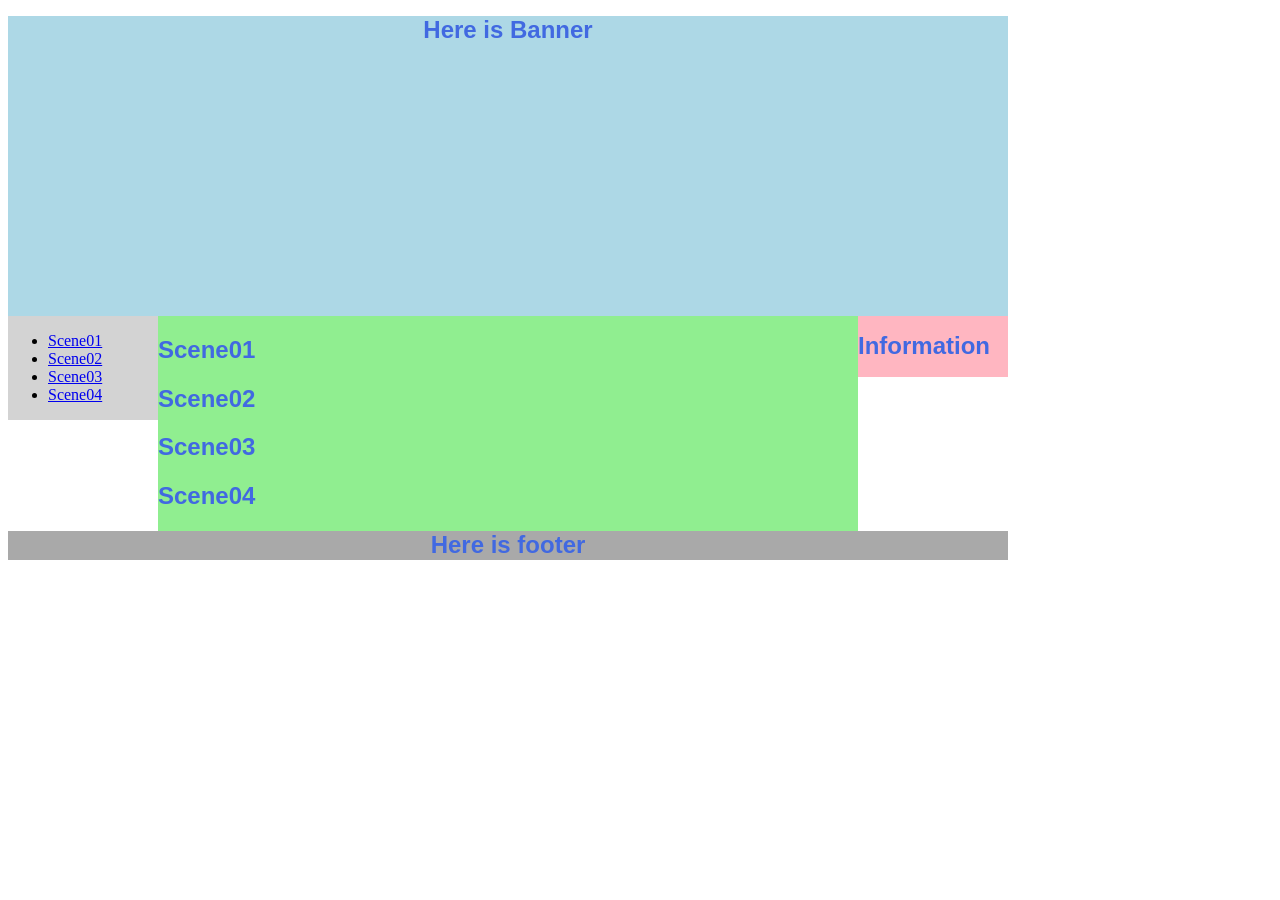
<file: as02/index.html>
<!-- b14303074's Page -->
<!DOCTYPE html>
<html>
    <head>
        <meta charset="UTF-8">
        <meta name="viewport" content="width=device-width, initial-scale=1.0">
        <title>b14303074's Page</title>
        <link rel="stylesheet" href="style.css">
    </head>
    <body>
        <div id="banner"><h1>Here is Banner</h1></div>
        <div id="nav">
            <ul>
                <li><a href="#scene01">Scene01</a></li>
                <li><a href="#scene02">Scene02</a></li>
                <li><a href="#scene03">Scene03</a></li>
                <li><a href="#scene04">Scene04</a></li>
            </ul>
        </div>
        <div id="content">
            <section id="scene01"><h1>Scene01</h1></section>
            <section id="scene02"><h1>Scene02</h1></section>
            <section id="scene03"><h1>Scene03</h1></section>
            <section id="scene04"><h1>Scene04</h1></section>
        </div>
        <div id="supporting"><h1>Information</h1></div>
        <div id="footer"><h1>Here is footer</h1></div>
    </body>
</html>
</file>
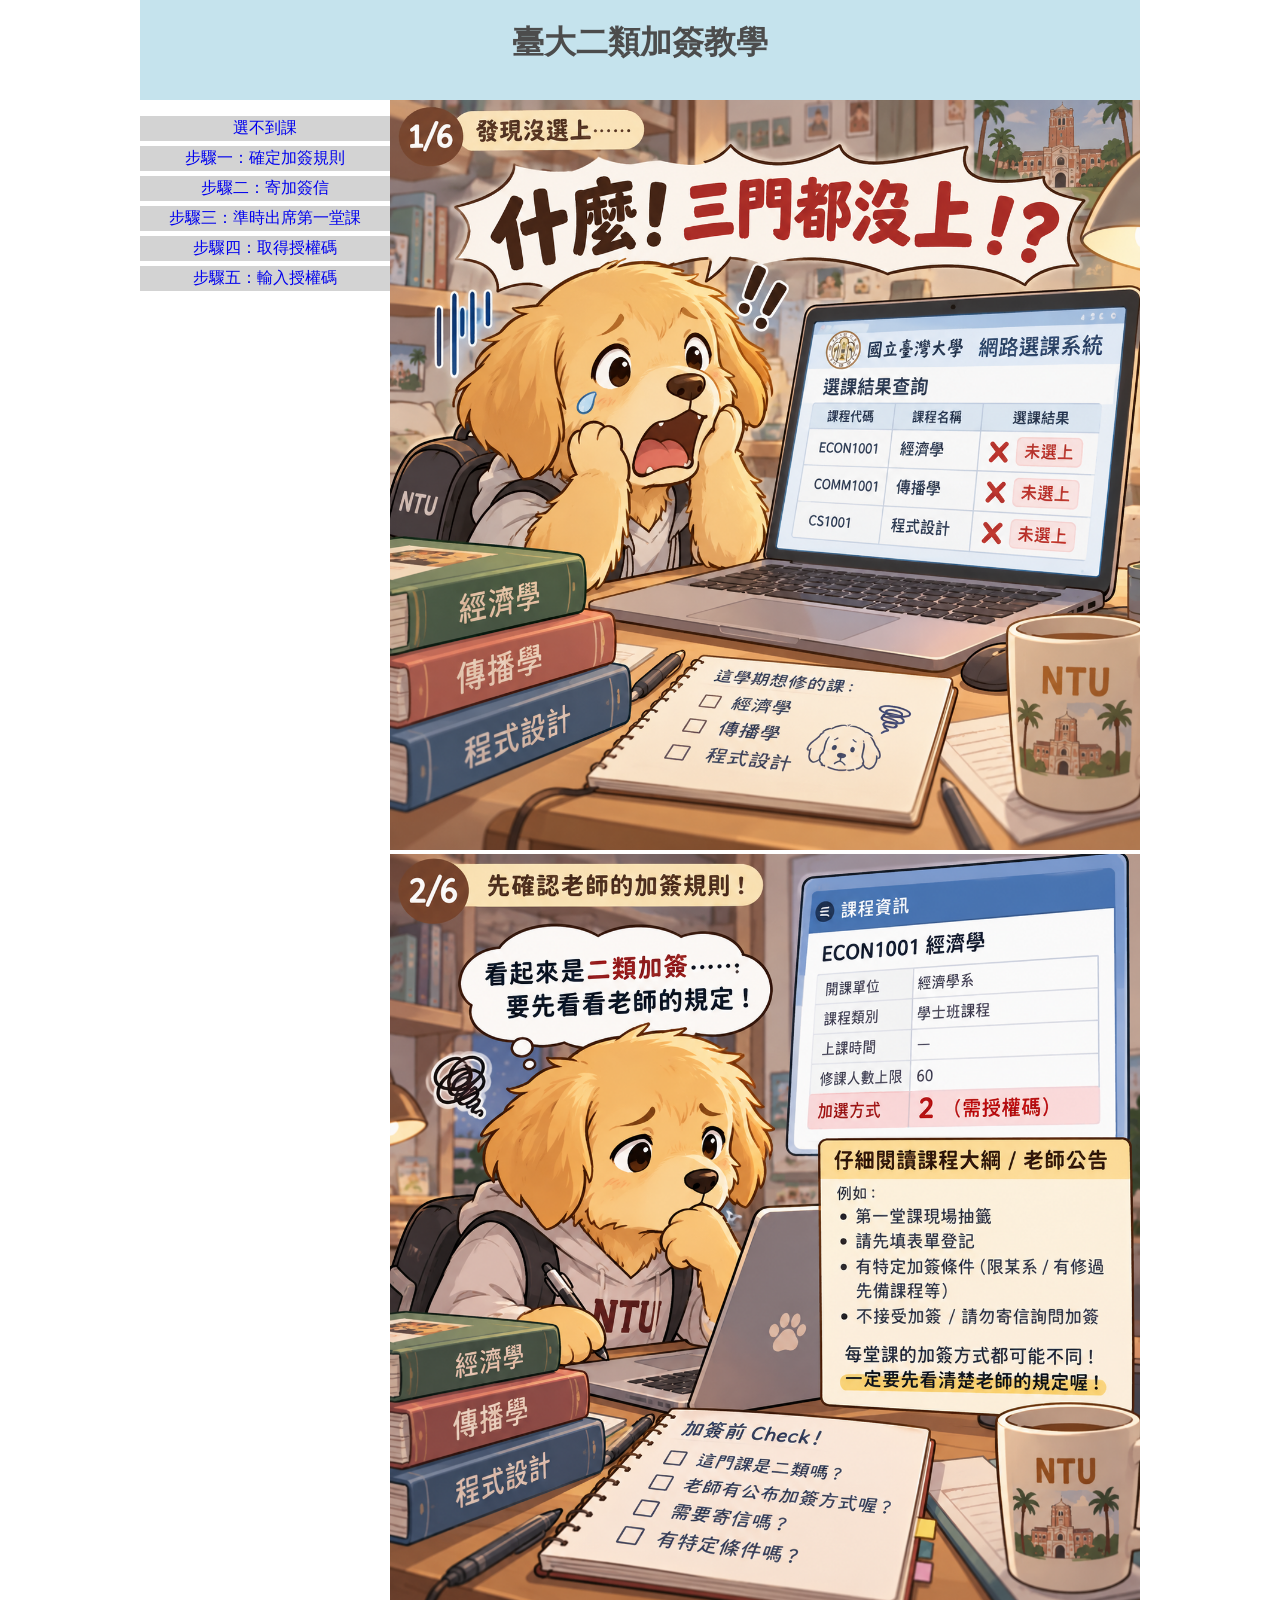
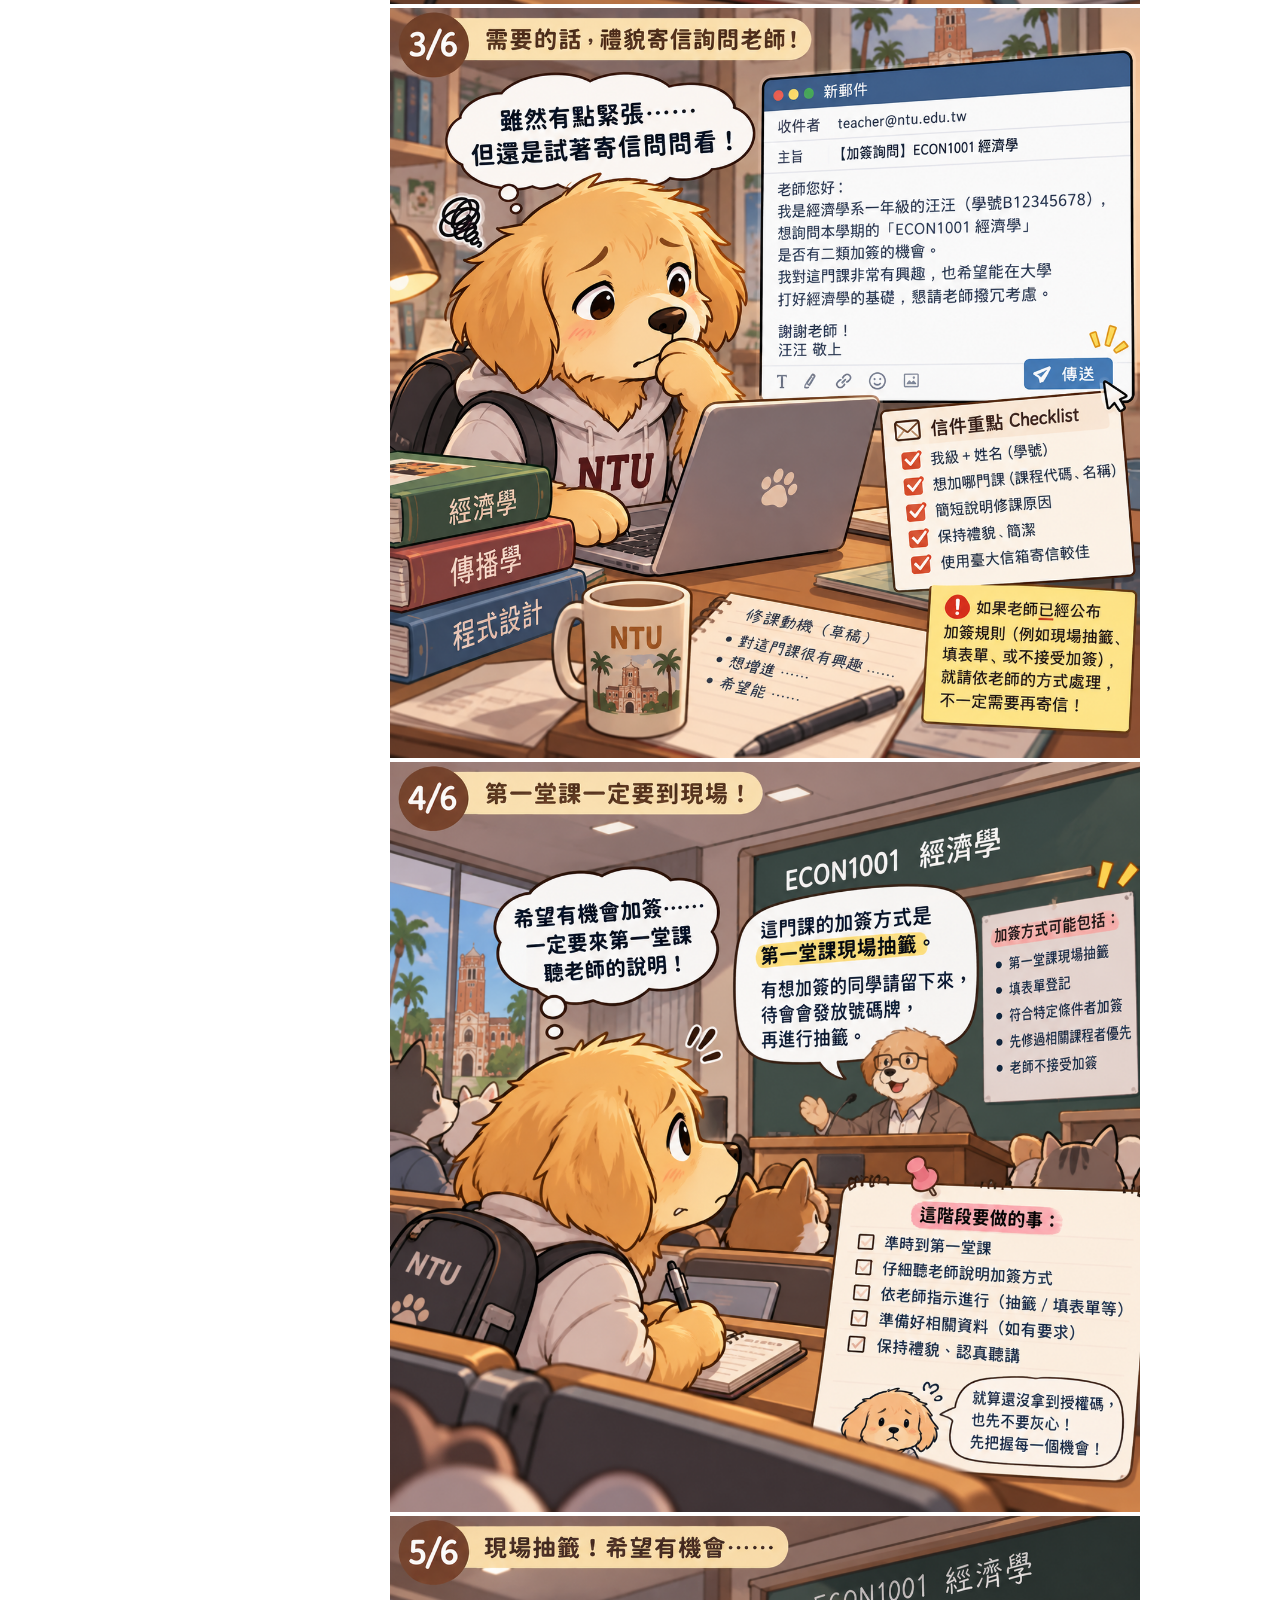
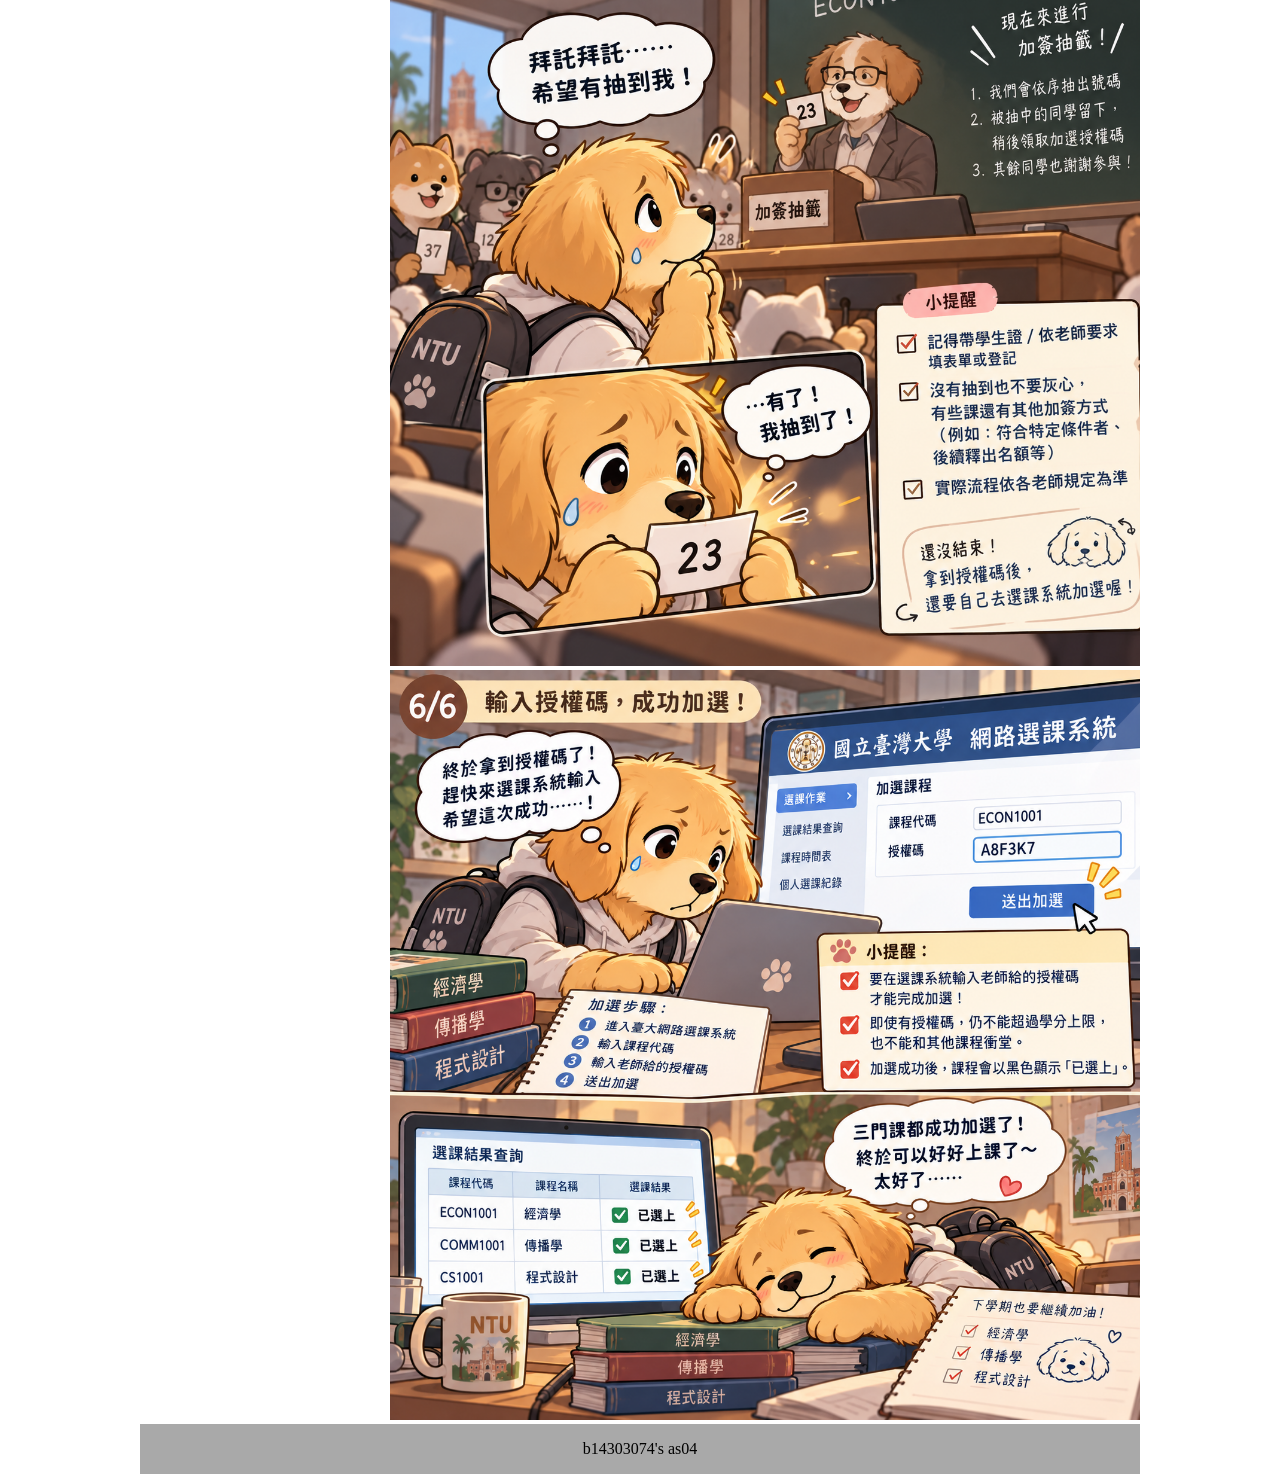
<file: as04/index.html>
<!DOCTYPE html>
<html>
    <head>
        <title>臺大二類加簽教學</title>
        <meta name="viewport" content="width=device-width, initial-scale=1.0">
        <link rel="stylesheet" href="style.css">
    </head>
    <body>
        <div id="wrapper">
            <div id="banner">
                <h1>臺大二類加簽教學</h1>
            </div>
            <div id="banner-placeholder">&nbsp;</div>
            <div id="nav">
                <ul>
                    <li><a href="#no_course">選不到課</a></li>
                    <li><a href="#step1">步驟一：確定加簽規則</a></li>
                    <li><a href="#step2">步驟二：寄加簽信</a></li>
                    <li><a href="#step3">步驟三：準時出席第一堂課</a></li>
                    <li><a href="#step4">步驟四：取得授權碼</a></li>
                    <li><a href="#step5">步驟五：輸入授權碼</a></li>
                </ul>
            </div>
            <div id="nav-placeholder">&nbsp;</div>
            <div id="content">
                <section id="no_course"><img src="三門都沒選上的選課驚魂.png"></section>
                <section id="step1"><img src="黃金獵犬學生確認加簽規則.png"></section>
                <section id="step2"><img src="禮貌寄信詢問加簽教學.png"></section>
                <section id="step3"><img src="第一堂課現場加簽攻略.png"></section>
                <section id="step4"><img src="經濟學加簽抽籤：希望與驚喜.png"></section>
                <section id="step5"><img src="授權碼成功加選課程！.png"></section>
            </div>
            <div id="footer">
                <p>b14303074's as04</p>
            </div>
        </div>
    </body>
</html>
</file>
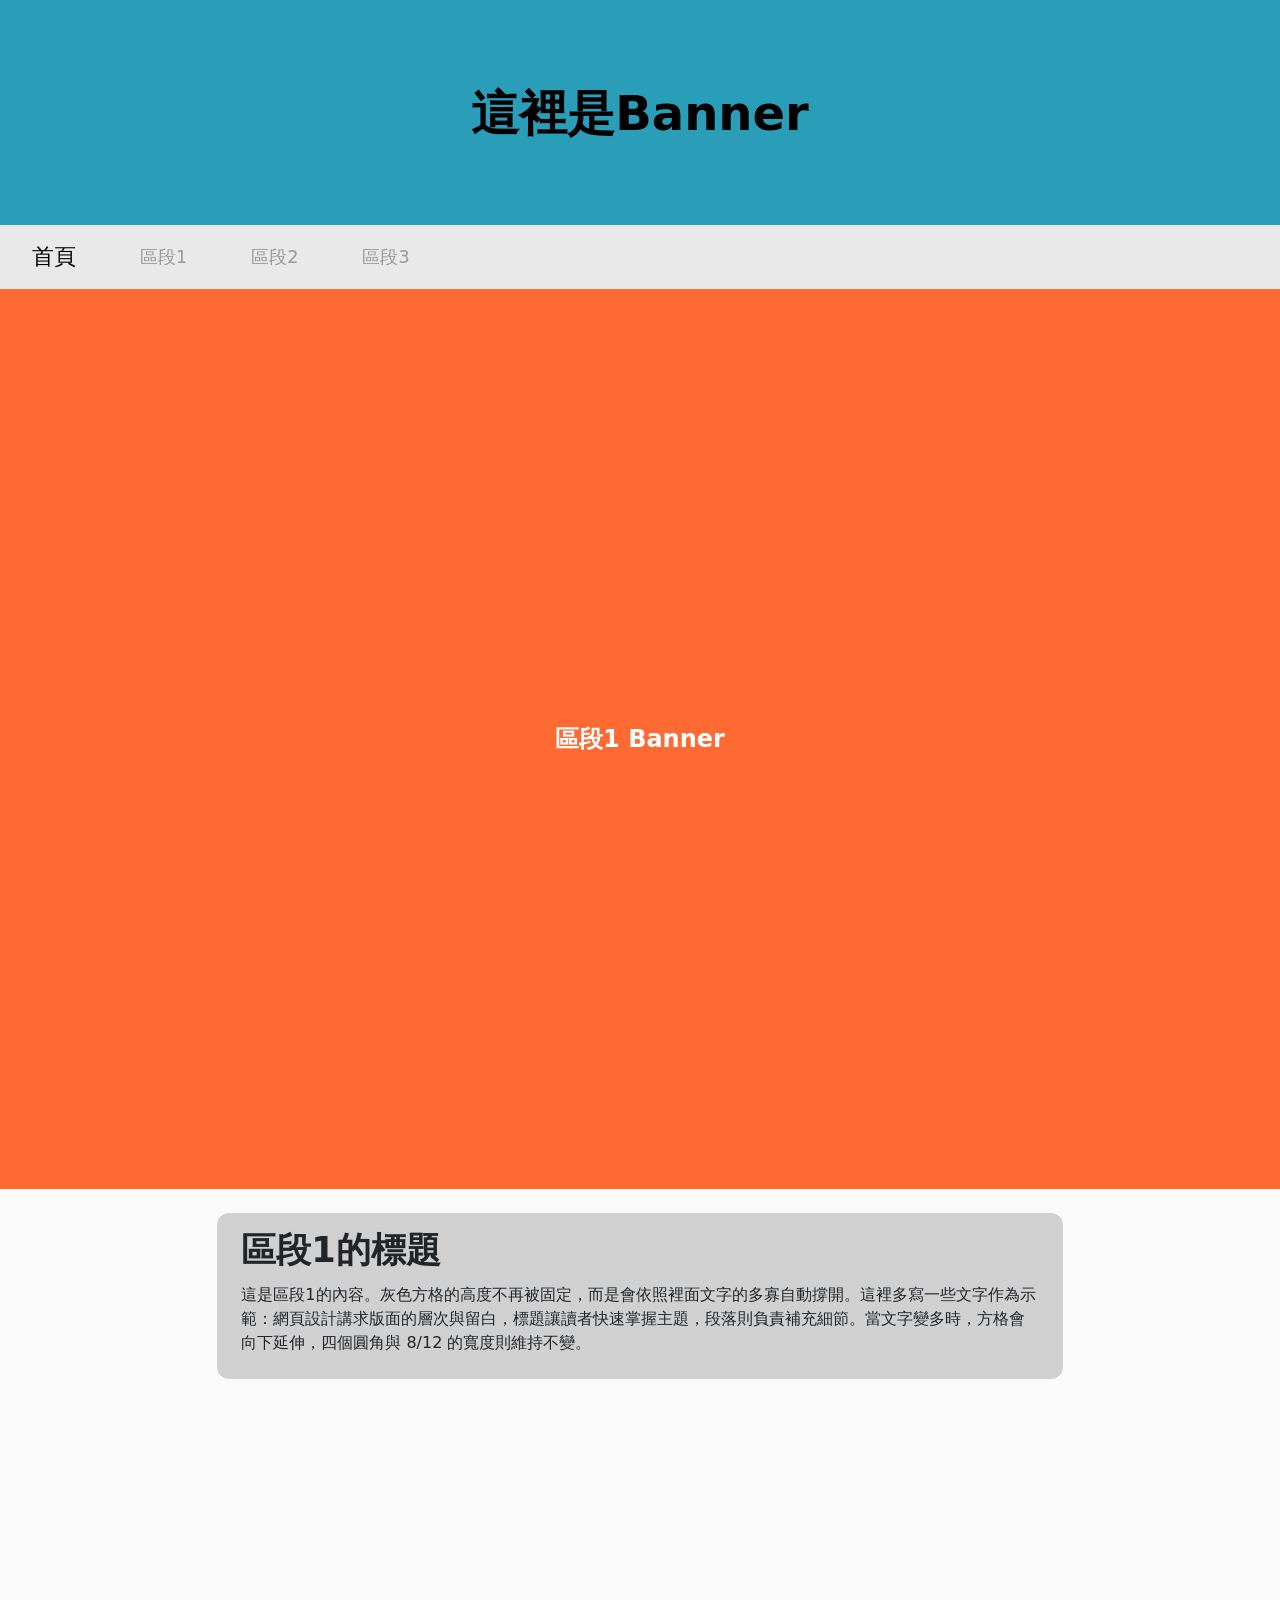
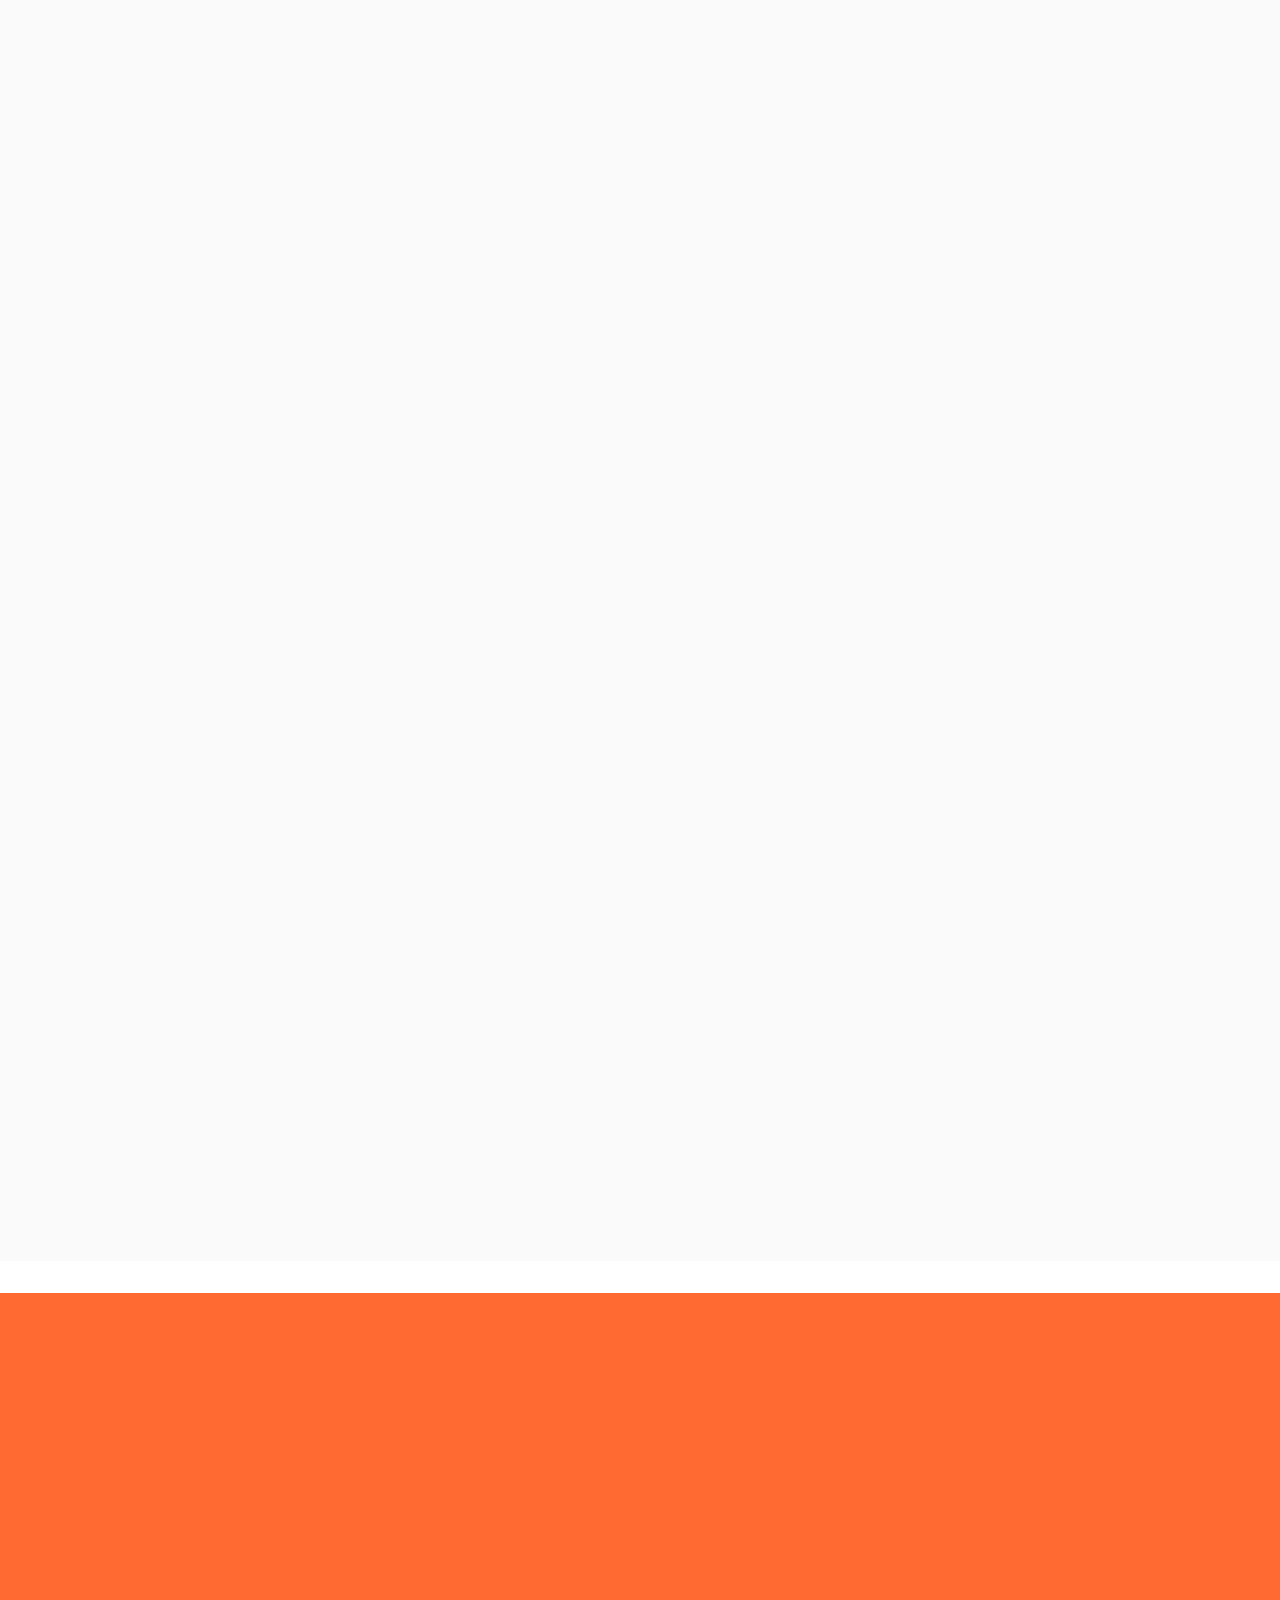
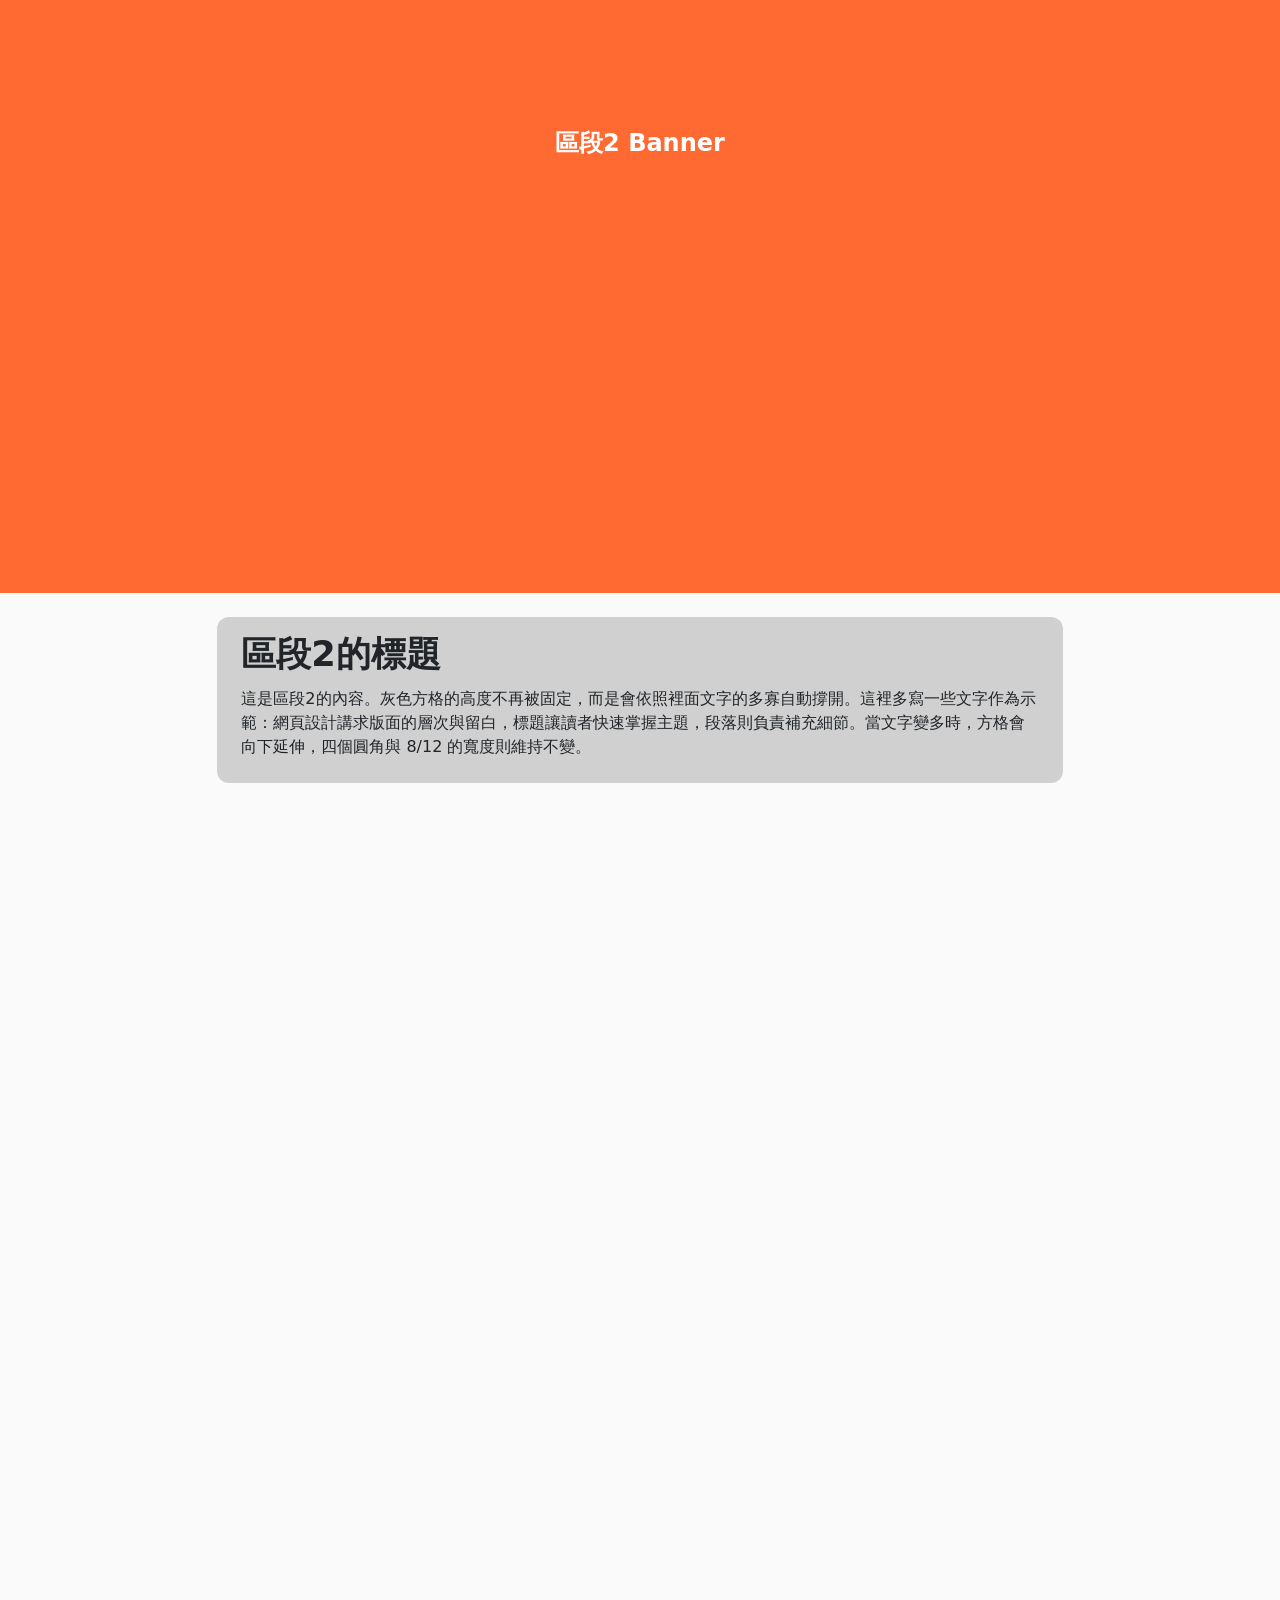
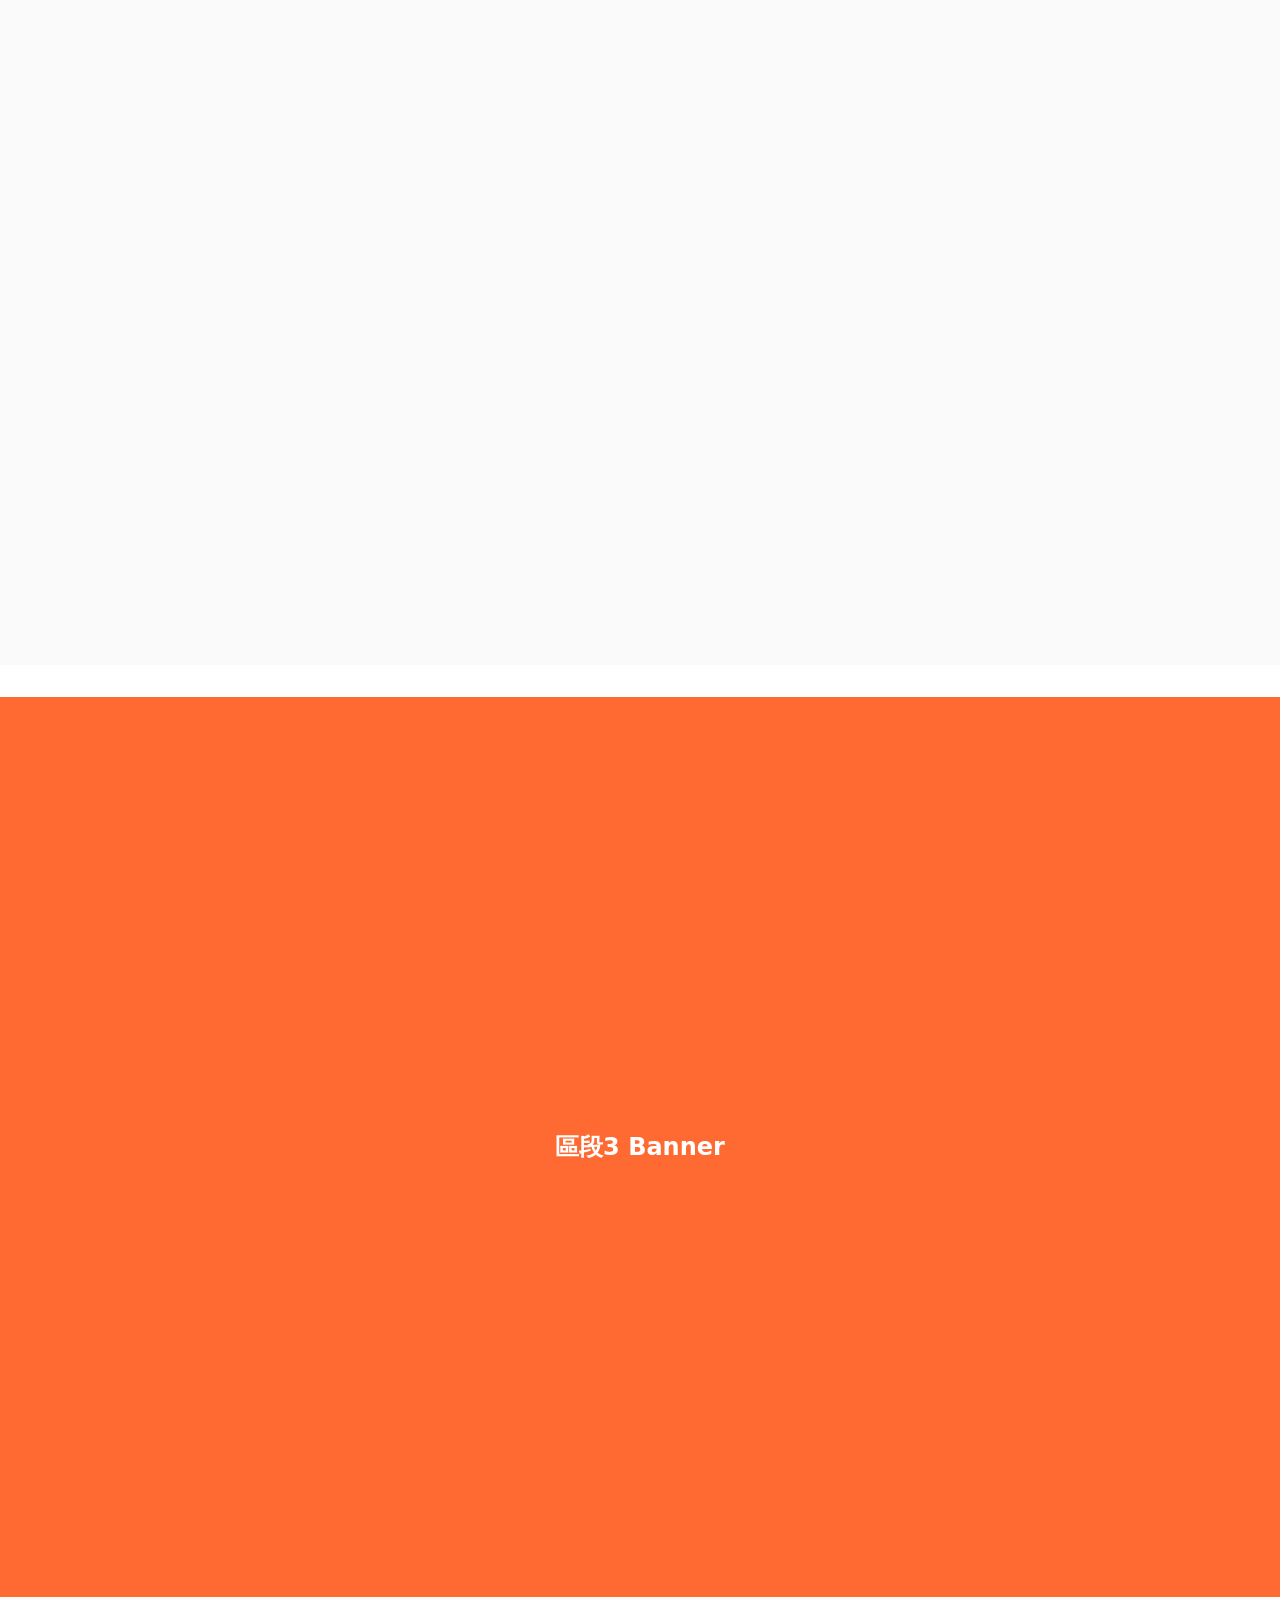
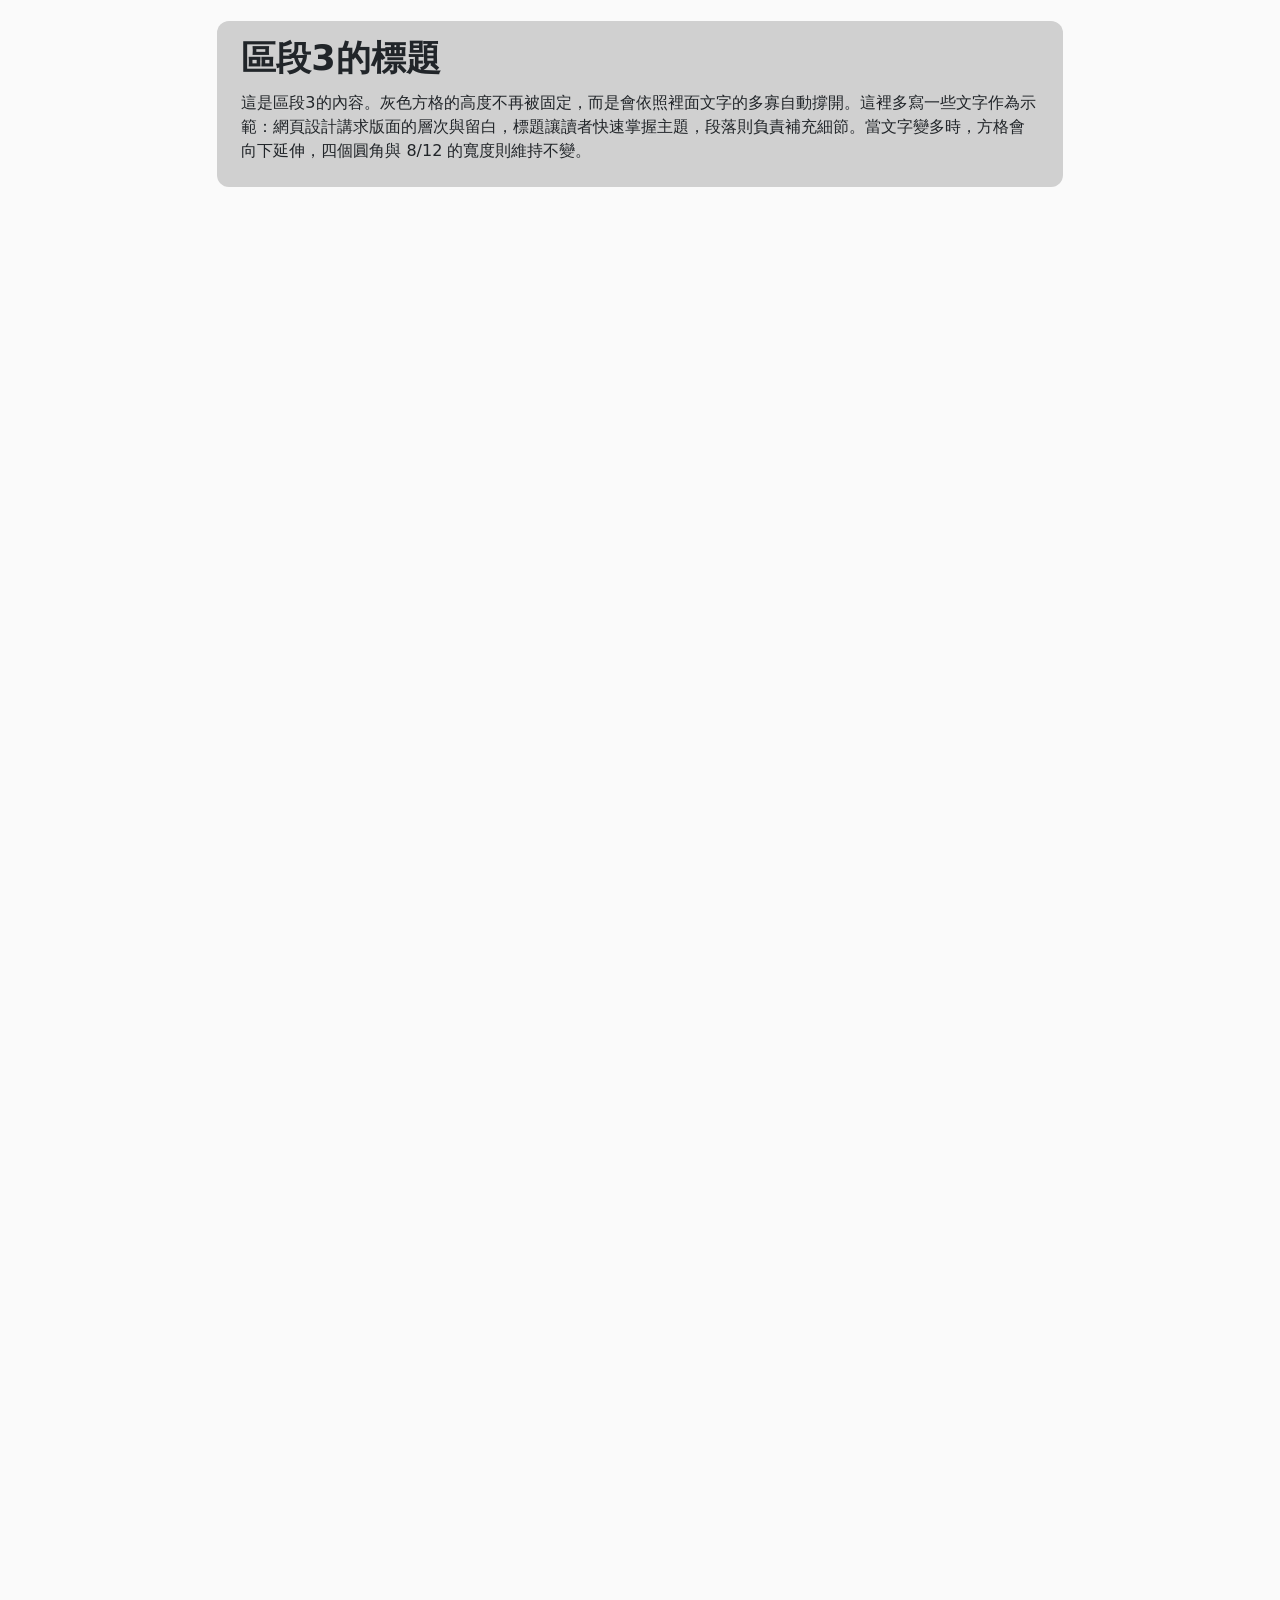
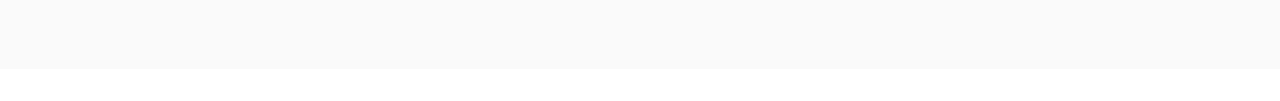
<file: as05/index.html>
<!DOCTYPE html>
<html lang="zh-Hant">
<head>
  <meta charset="UTF-8">
  <meta name="viewport" content="width=device-width, initial-scale=1">
  <title>Bootstrap 單頁網站</title>
  <link href="https://cdn.jsdelivr.net/npm/bootstrap@5.3.3/dist/css/bootstrap.min.css" rel="stylesheet">
  <style>
    :root {
      --nav-h: 4rem;
      --banner-h: 100vh;
    }
    /* 關閉 Bootstrap 的 CSS smooth，改由 JS 控制 1 秒動畫 */
    html { scroll-behavior: auto !important; }

    .hero {
      height: 25vh;
      background-color: #2a9db8; /* 青藍色 */
      color: #000;
      font-size: 3rem;
      font-weight: bold;
    }

    #nav {
      position: sticky;
      top: 0;
      z-index: 1000;
      height: var(--nav-h);
      background-color: #e9e9e9;
    }
    #nav .nav-btn {
      border: 0;
      background: none;
      padding: 0 2rem;
      height: 100%;
      color: #999;
      font-size: 1.1rem;
      transition: color .2s;
    }
    #nav .nav-btn:hover { color: #555; }
    #nav .nav-btn.home { color: #000; font-size: 1.4rem; }
    #nav .nav-btn.home:hover { color: #000; }

    .section-banner {
      height: var(--banner-h);
      background-color: #ff6a33;
      color: #fff;
      font-size: 1.5rem;
      font-weight: bold;
    }
    .section-content {
      height: calc(200vh - 8rem);
      background-color: #fafafa;
      padding: 1.5rem 0;
      margin-bottom: 2rem; /* 與下一個 banner 之間的空白 */
    }
    .content-box h2 { font-size: 2.2rem; font-weight: bold; margin-bottom: .75rem; }
    .content-box p { margin-bottom: .5rem; }
    .content-box {
      background-color: #d0d0d0;
      border-radius: 0.75rem;
      padding: 1rem 1.5rem;
    }
  </style>
</head>
<body>

  <header class="hero d-flex justify-content-center align-items-center text-center">
    這裡是Banner
  </header>

  <nav id="nav" class="d-flex justify-content-start align-items-stretch">
    <button class="nav-btn home" data-target="top">首頁</button>
    <button class="nav-btn" data-target="sec1">區段1</button>
    <button class="nav-btn" data-target="sec2">區段2</button>
    <button class="nav-btn" data-target="sec3">區段3</button>
  </nav>

  <section id="sec1">
    <div class="section-banner d-flex justify-content-center align-items-center">區段1 Banner</div>
    <div class="section-content container-fluid">
      <div class="row justify-content-center">
        <div class="col-8"><div class="content-box"><h2>區段1的標題</h2><p>這是區段1的內容。灰色方格的高度不再被固定，而是會依照裡面文字的多寡自動撐開。這裡多寫一些文字作為示範：網頁設計講求版面的層次與留白，標題讓讀者快速掌握主題，段落則負責補充細節。當文字變多時，方格會向下延伸，四個圓角與 8/12 的寬度則維持不變。</p></div></div>
      </div>
    </div>
  </section>

  <section id="sec2">
    <div class="section-banner d-flex justify-content-center align-items-center">區段2 Banner</div>
    <div class="section-content container-fluid">
      <div class="row justify-content-center">
        <div class="col-8"><div class="content-box"><h2>區段2的標題</h2><p>這是區段2的內容。灰色方格的高度不再被固定，而是會依照裡面文字的多寡自動撐開。這裡多寫一些文字作為示範：網頁設計講求版面的層次與留白，標題讓讀者快速掌握主題，段落則負責補充細節。當文字變多時，方格會向下延伸，四個圓角與 8/12 的寬度則維持不變。</p></div></div>
      </div>
    </div>
  </section>

  <section id="sec3">
    <div class="section-banner d-flex justify-content-center align-items-center">區段3 Banner</div>
    <div class="section-content container-fluid">
      <div class="row justify-content-center">
        <div class="col-8"><div class="content-box"><h2>區段3的標題</h2><p>這是區段3的內容。灰色方格的高度不再被固定，而是會依照裡面文字的多寡自動撐開。這裡多寫一些文字作為示範：網頁設計講求版面的層次與留白，標題讓讀者快速掌握主題，段落則負責補充細節。當文字變多時，方格會向下延伸，四個圓角與 8/12 的寬度則維持不變。</p></div></div>
      </div>
    </div>
  </section>

  <script>
    const nav = document.getElementById('nav');

    function smoothScrollTo(targetY, duration) {
      const startY = window.scrollY;
      const dist = targetY - startY;
      const t0 = performance.now();
      const ease = t => t < .5 ? 2 * t * t : 1 - Math.pow(-2 * t + 2, 2) / 2;
      function step(now) {
        const p = Math.min((now - t0) / duration, 1);
        window.scrollTo(0, startY + dist * ease(p));
        if (p < 1) requestAnimationFrame(step);
      }
      requestAnimationFrame(step);
    }

    document.querySelectorAll('.nav-btn').forEach(btn => {
      btn.addEventListener('click', () => {
        const target = btn.dataset.target;
        if (target === 'top') {
          window.scrollTo(0, 0); // 直接傳送
          return;
        }
        const el = document.getElementById(target);
        // 扣掉置頂 navigator 的高度，避免蓋住區段 banner
        const y = el.getBoundingClientRect().top + window.scrollY - nav.offsetHeight;
        smoothScrollTo(y, 1000);
      });
    });
  </script>
</body>
</html>
</file>
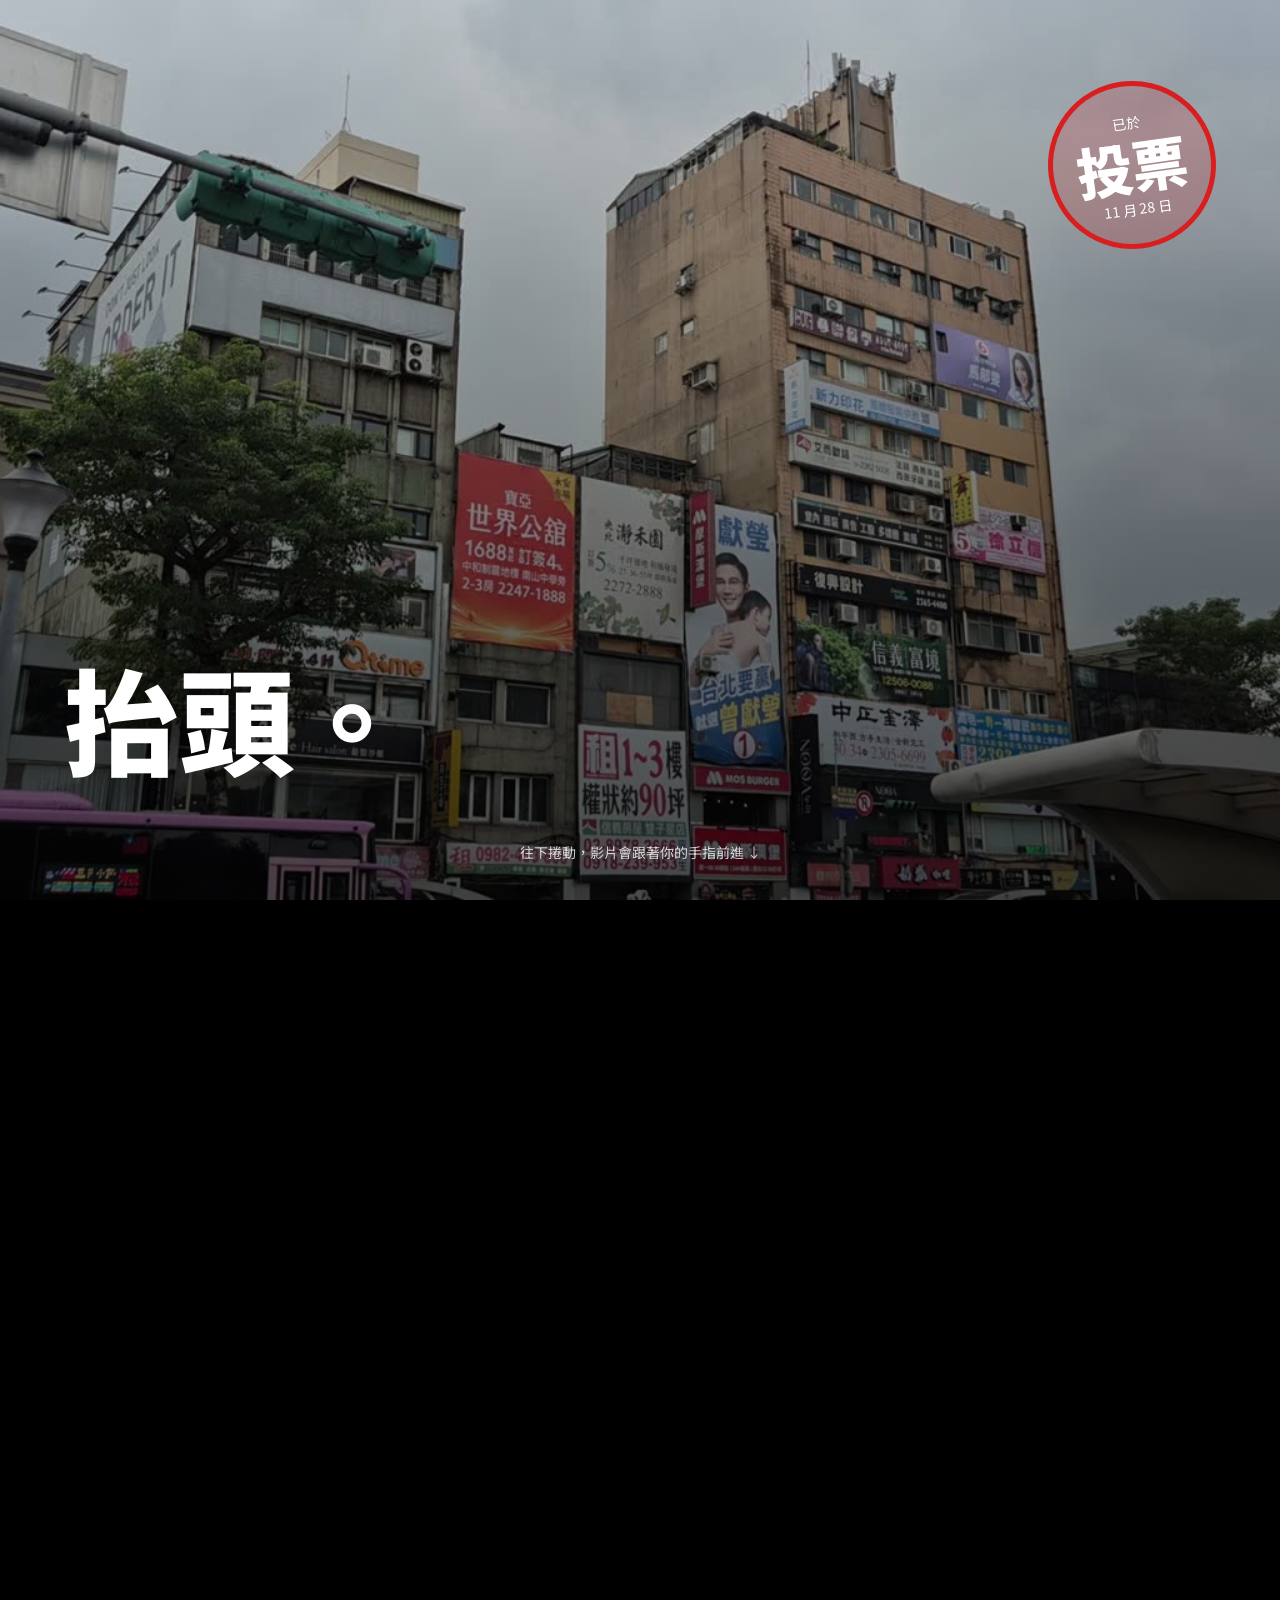
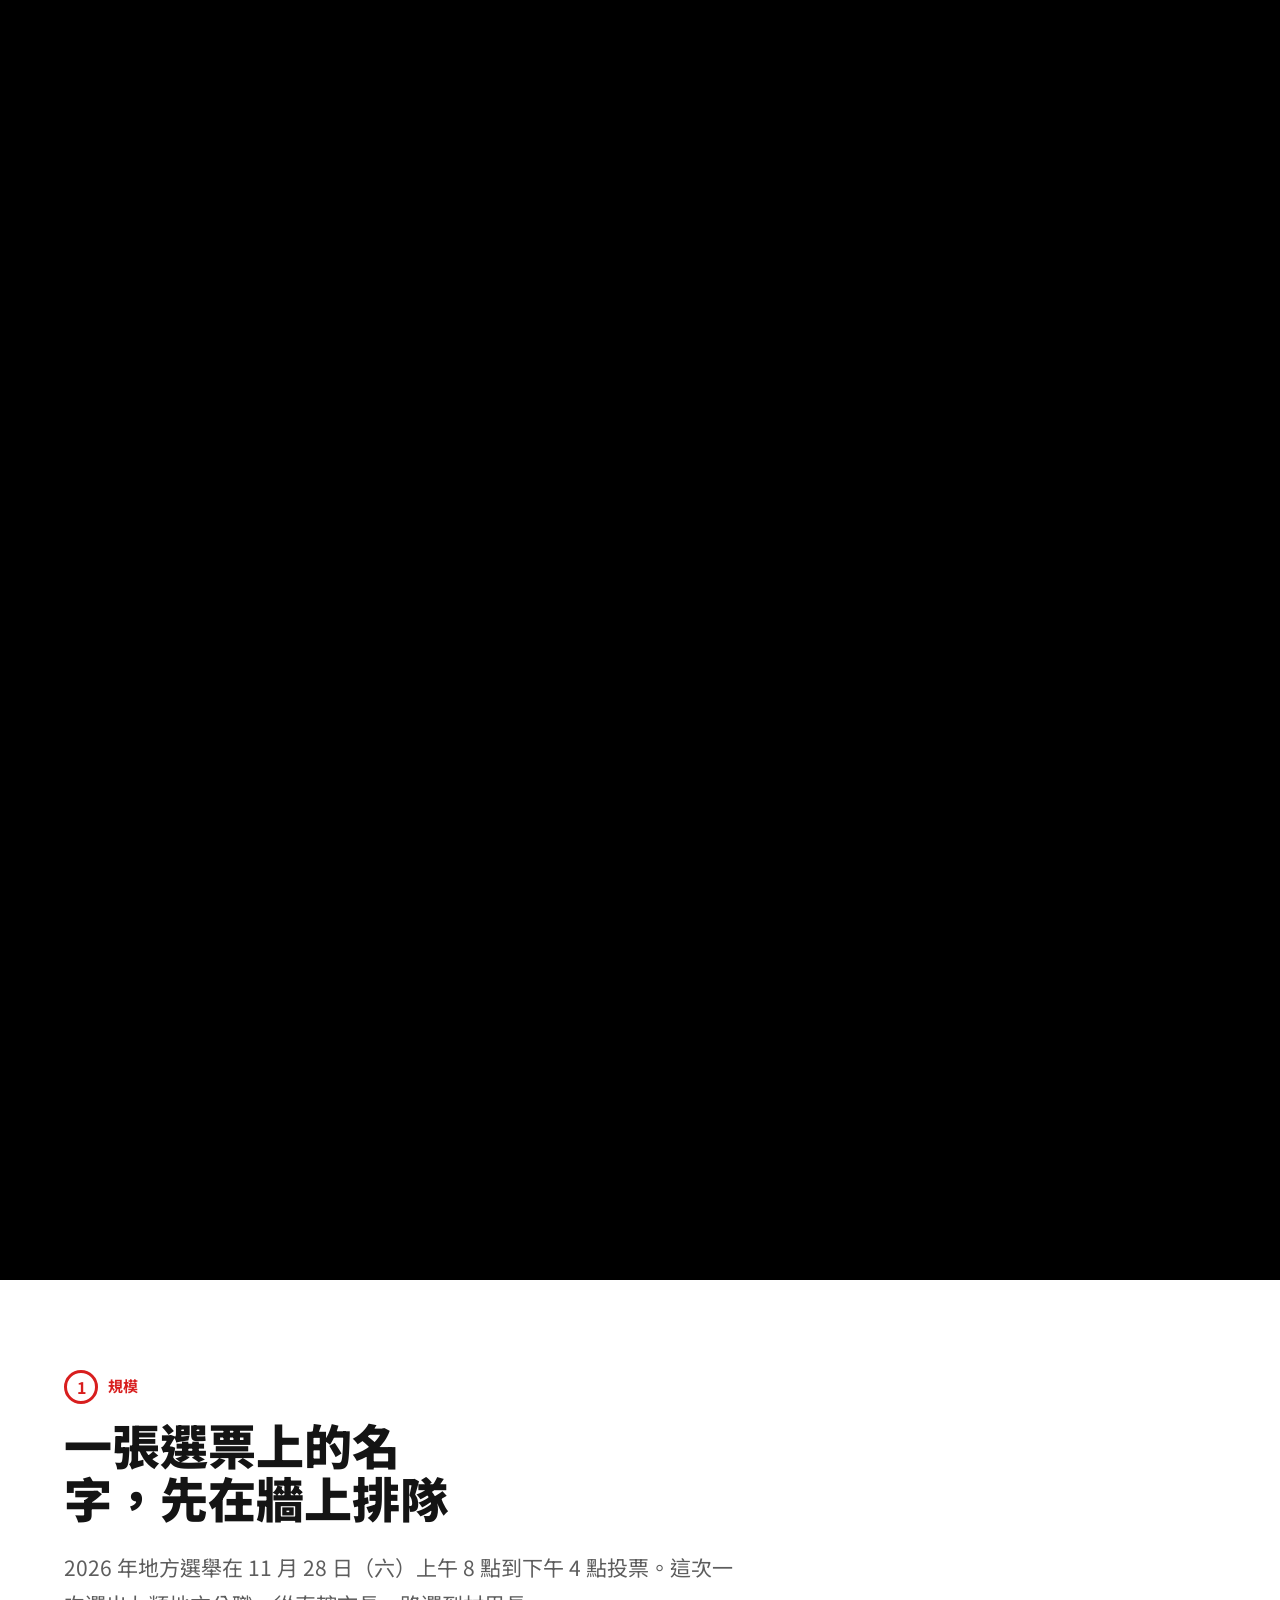
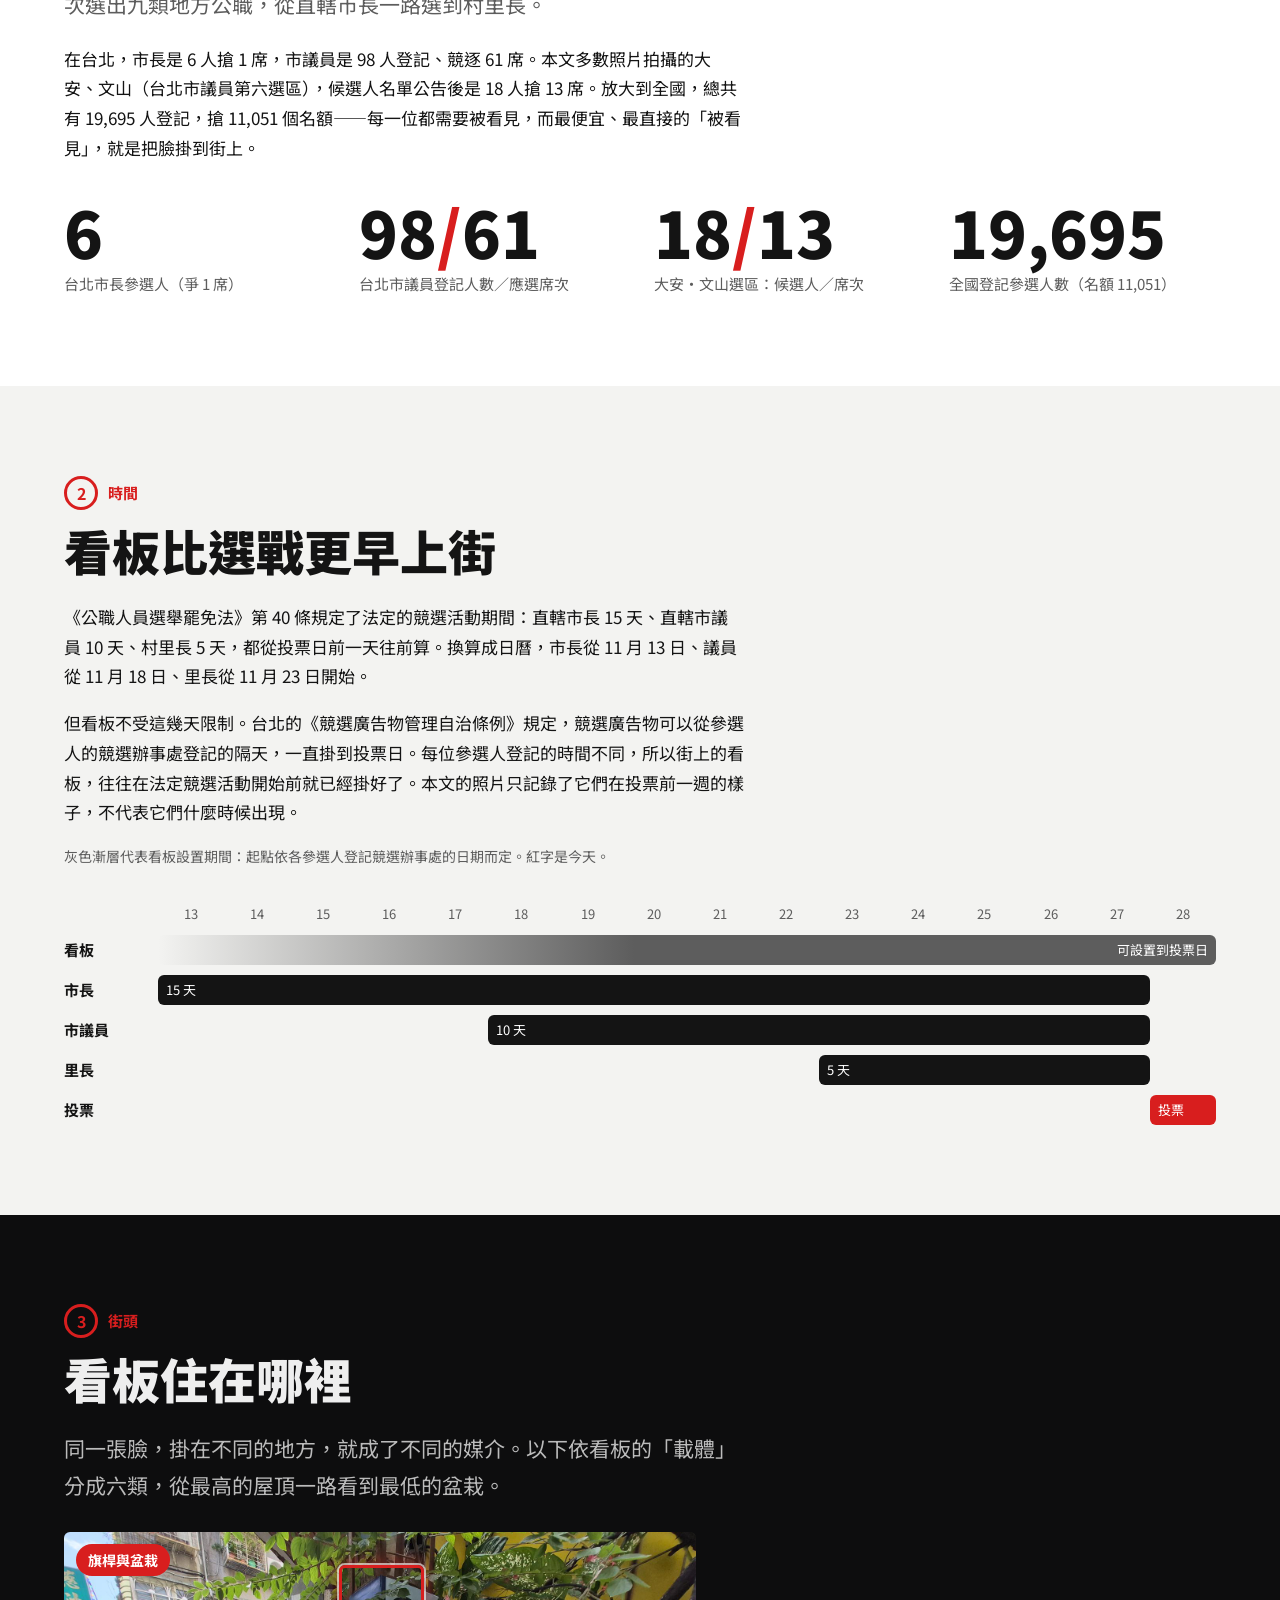
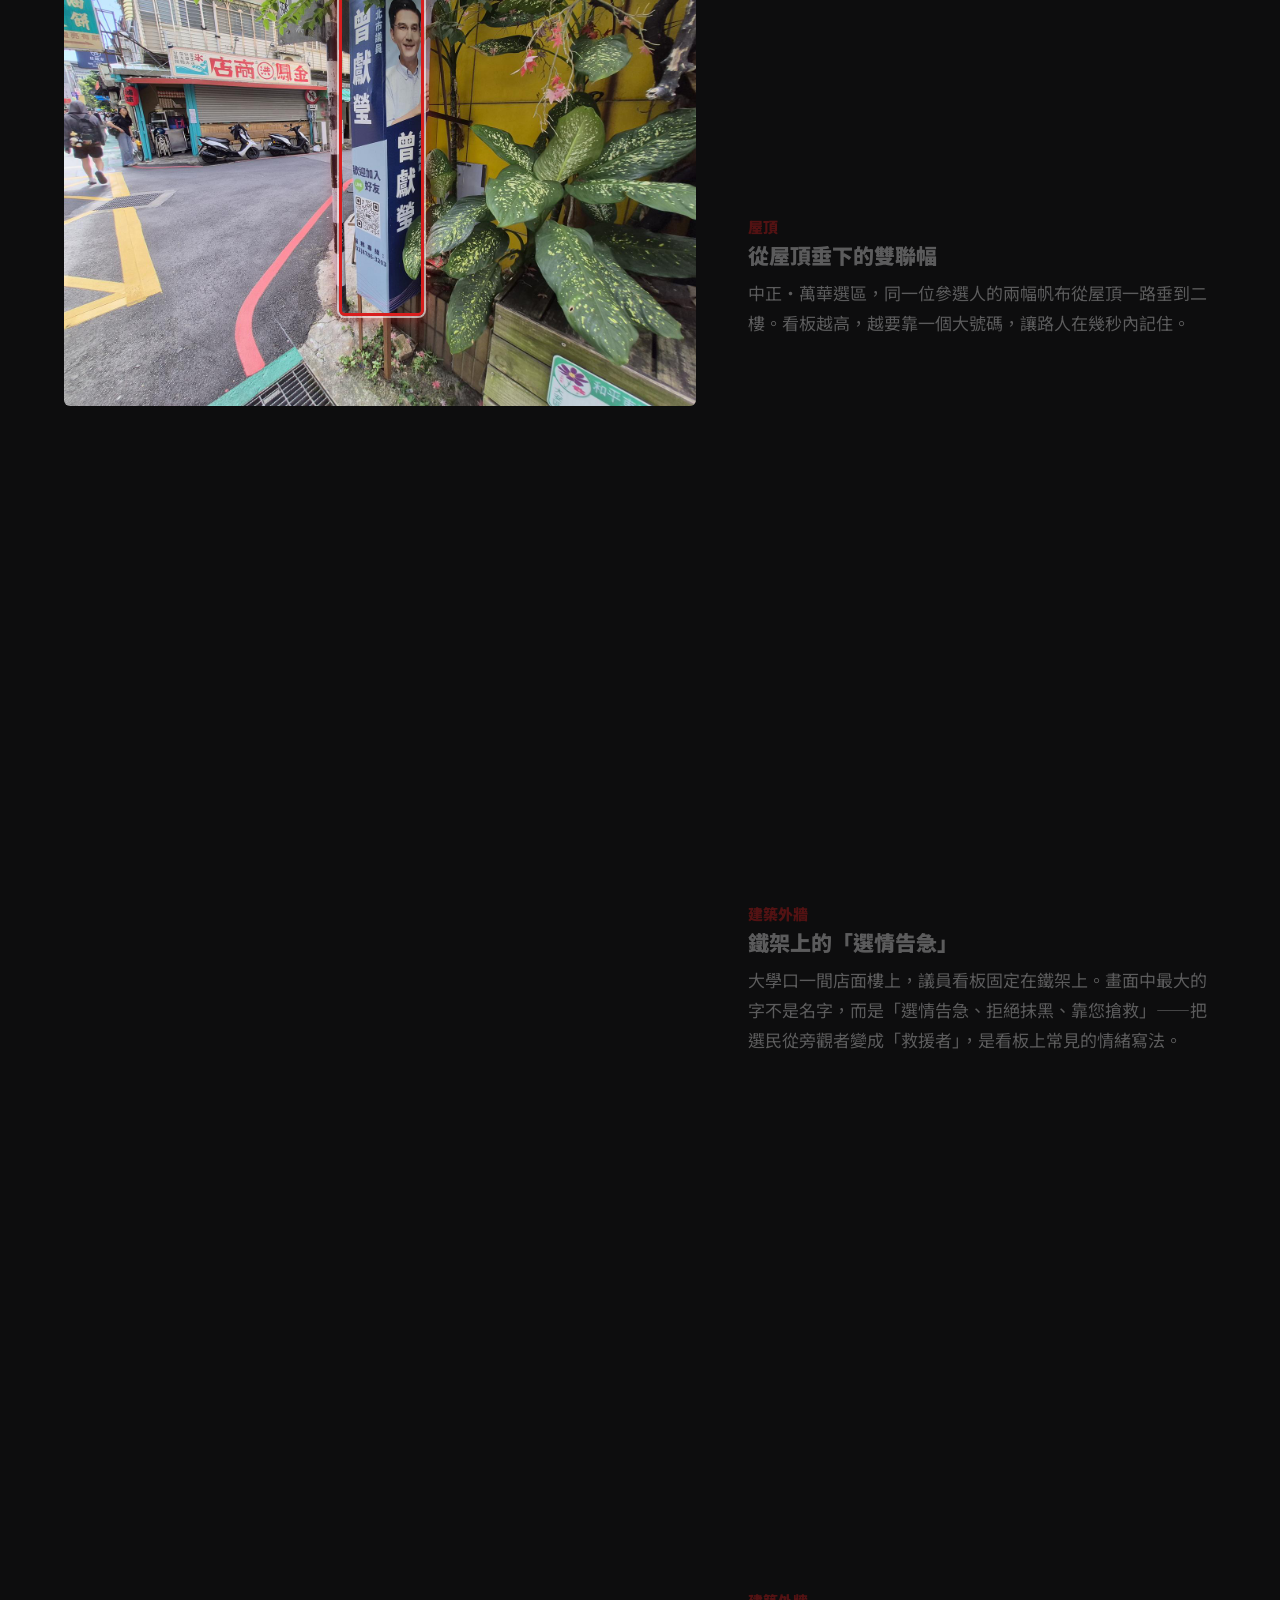
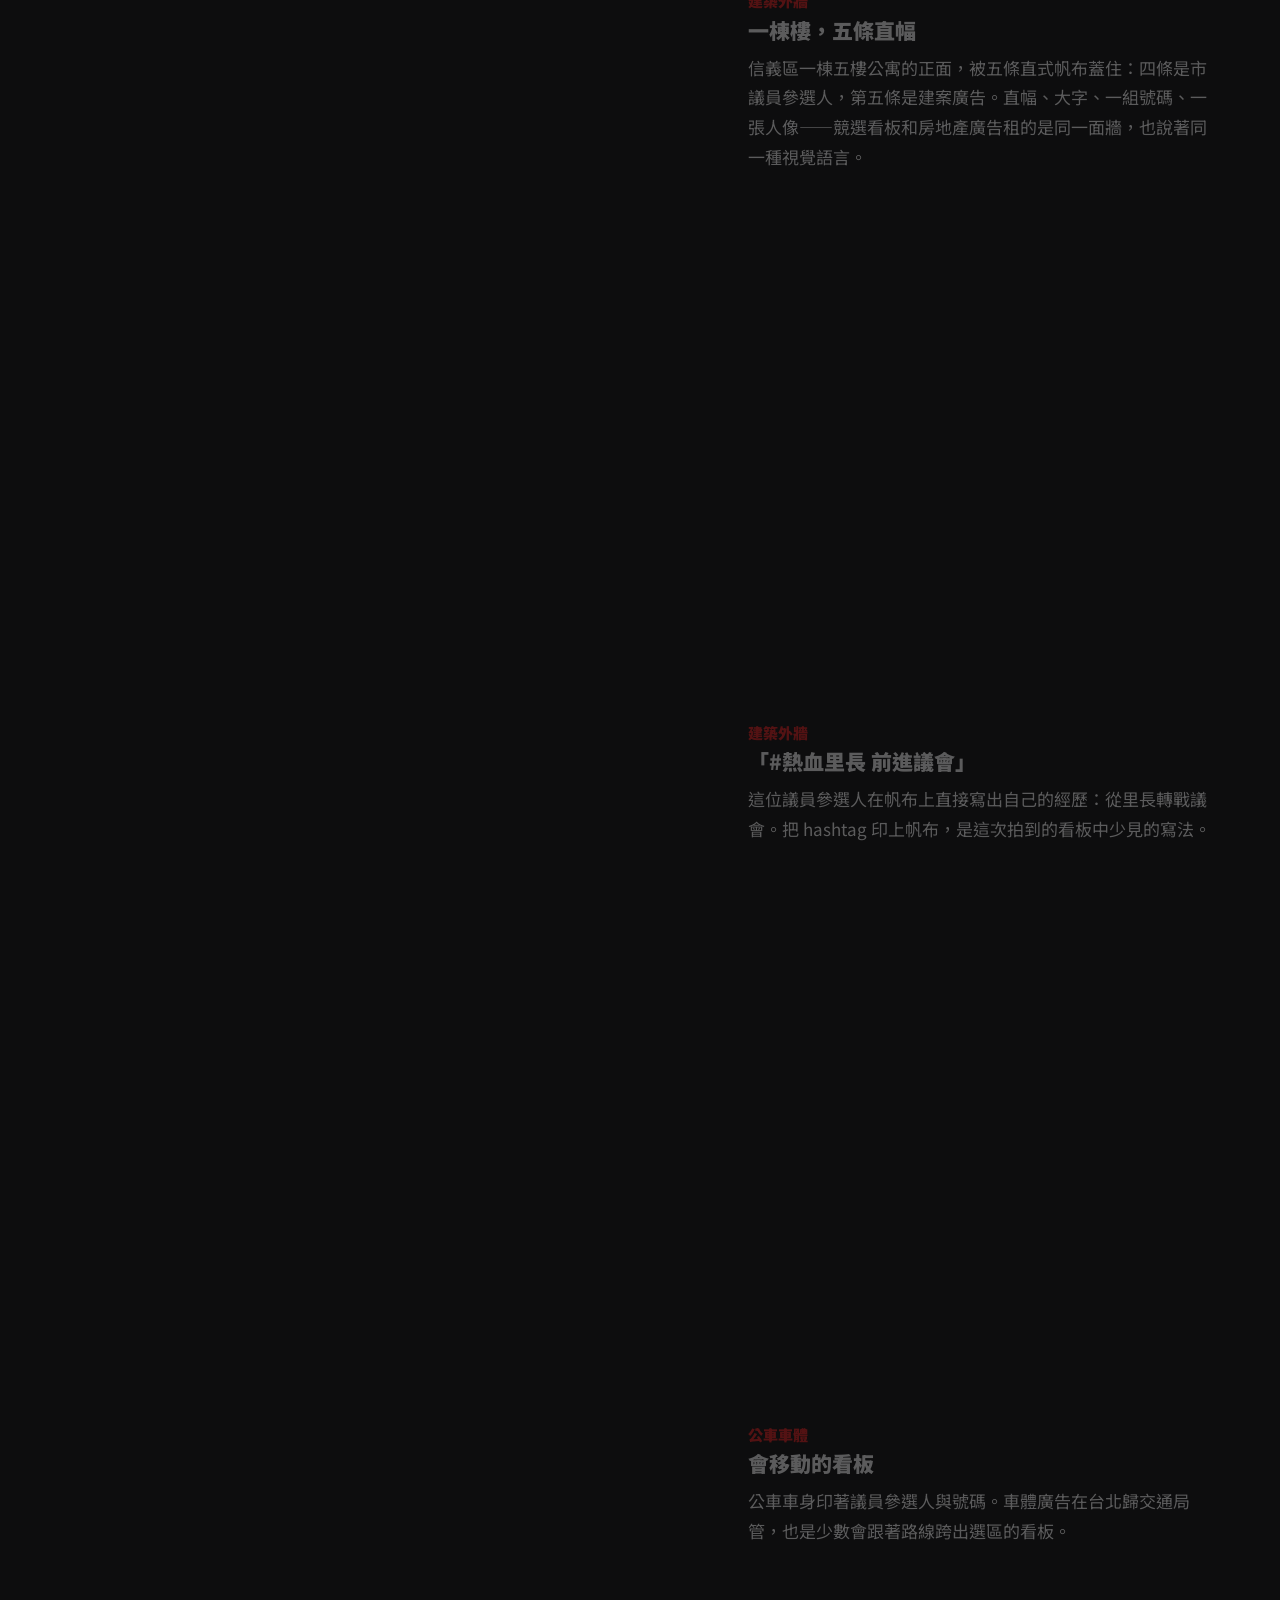
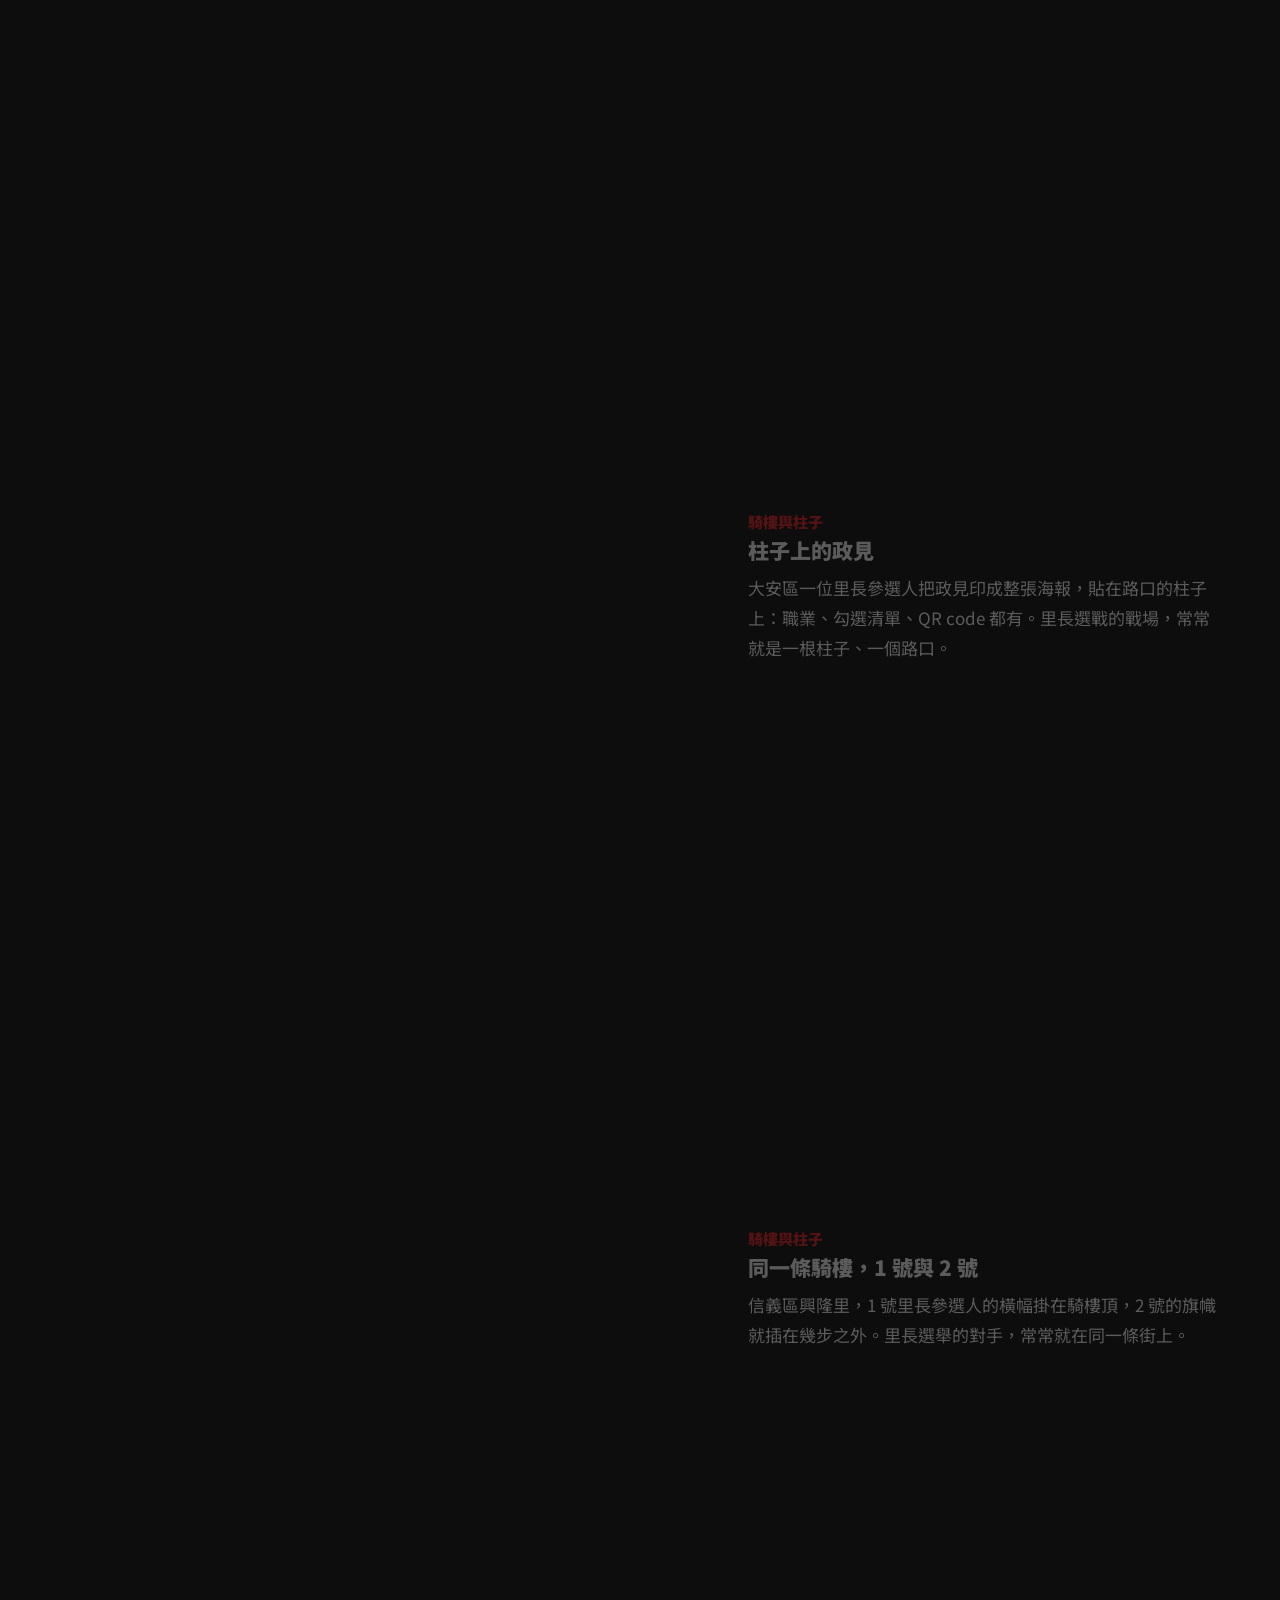
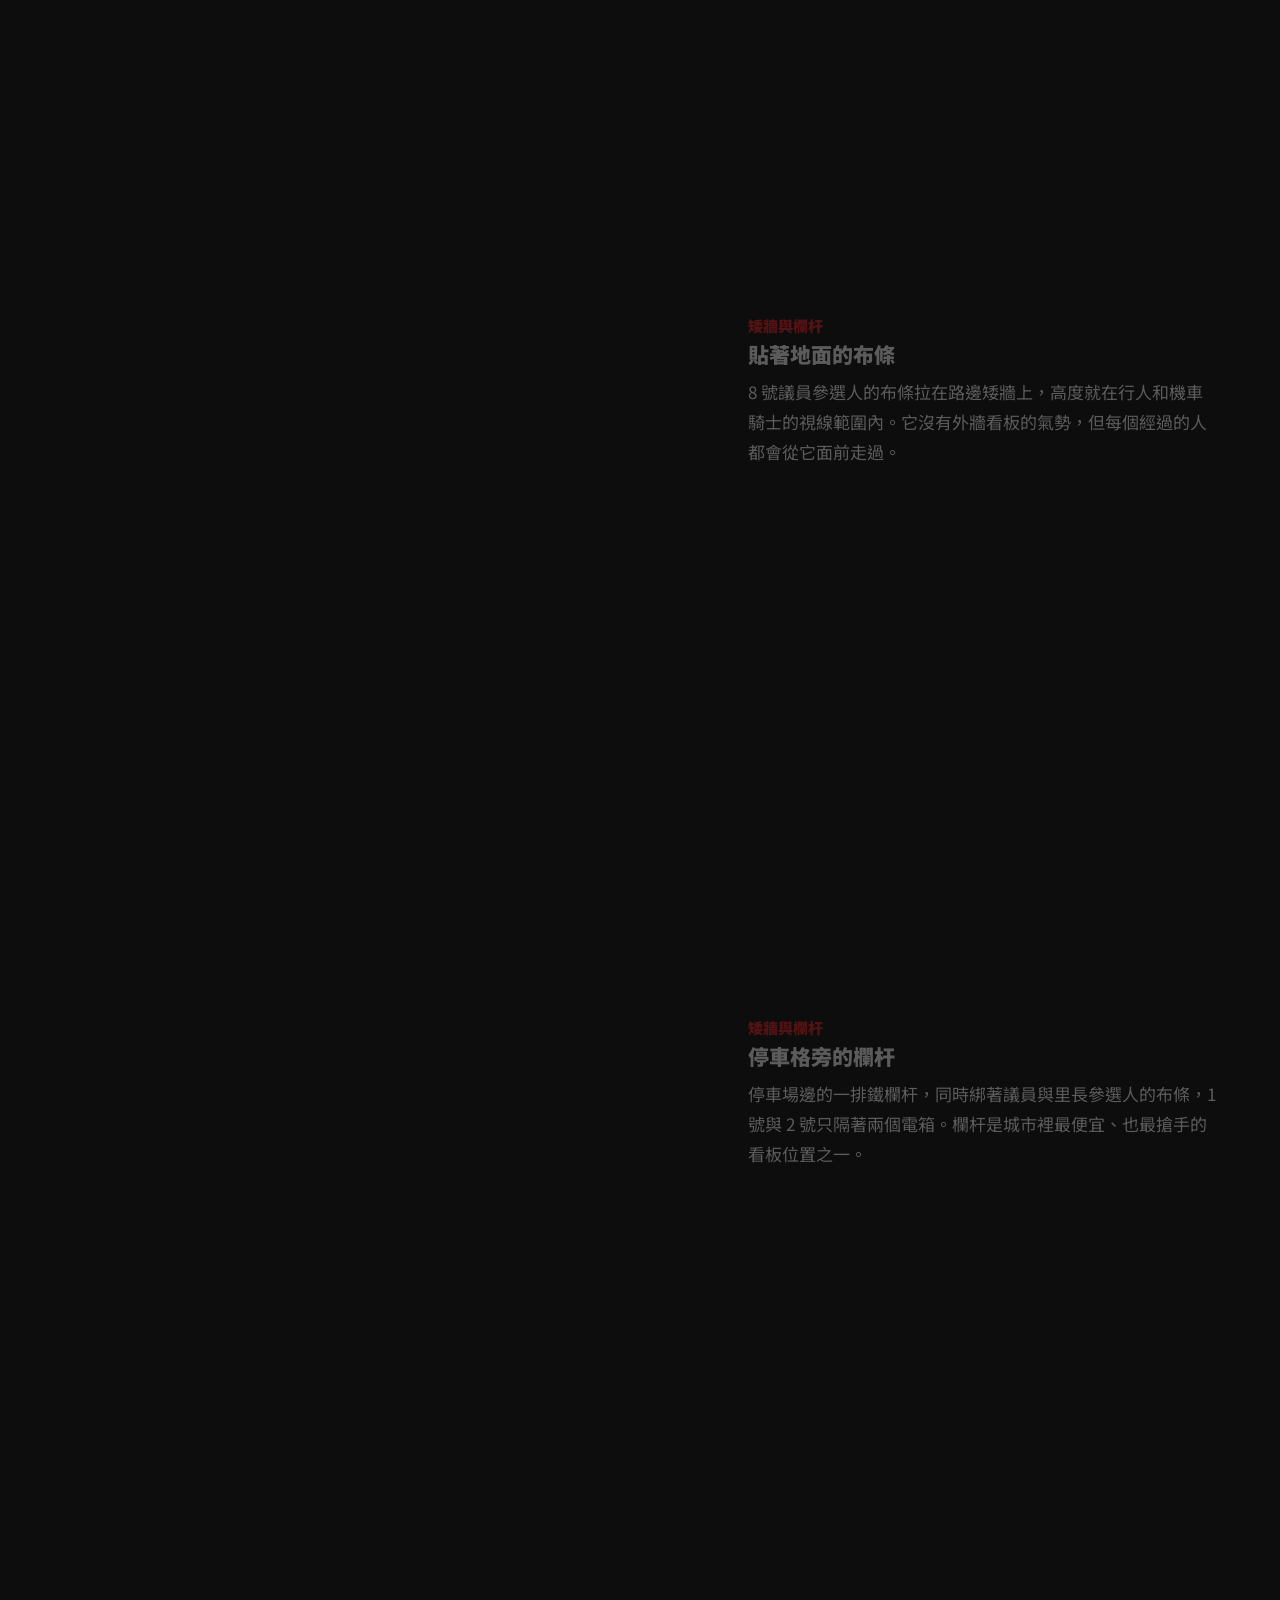
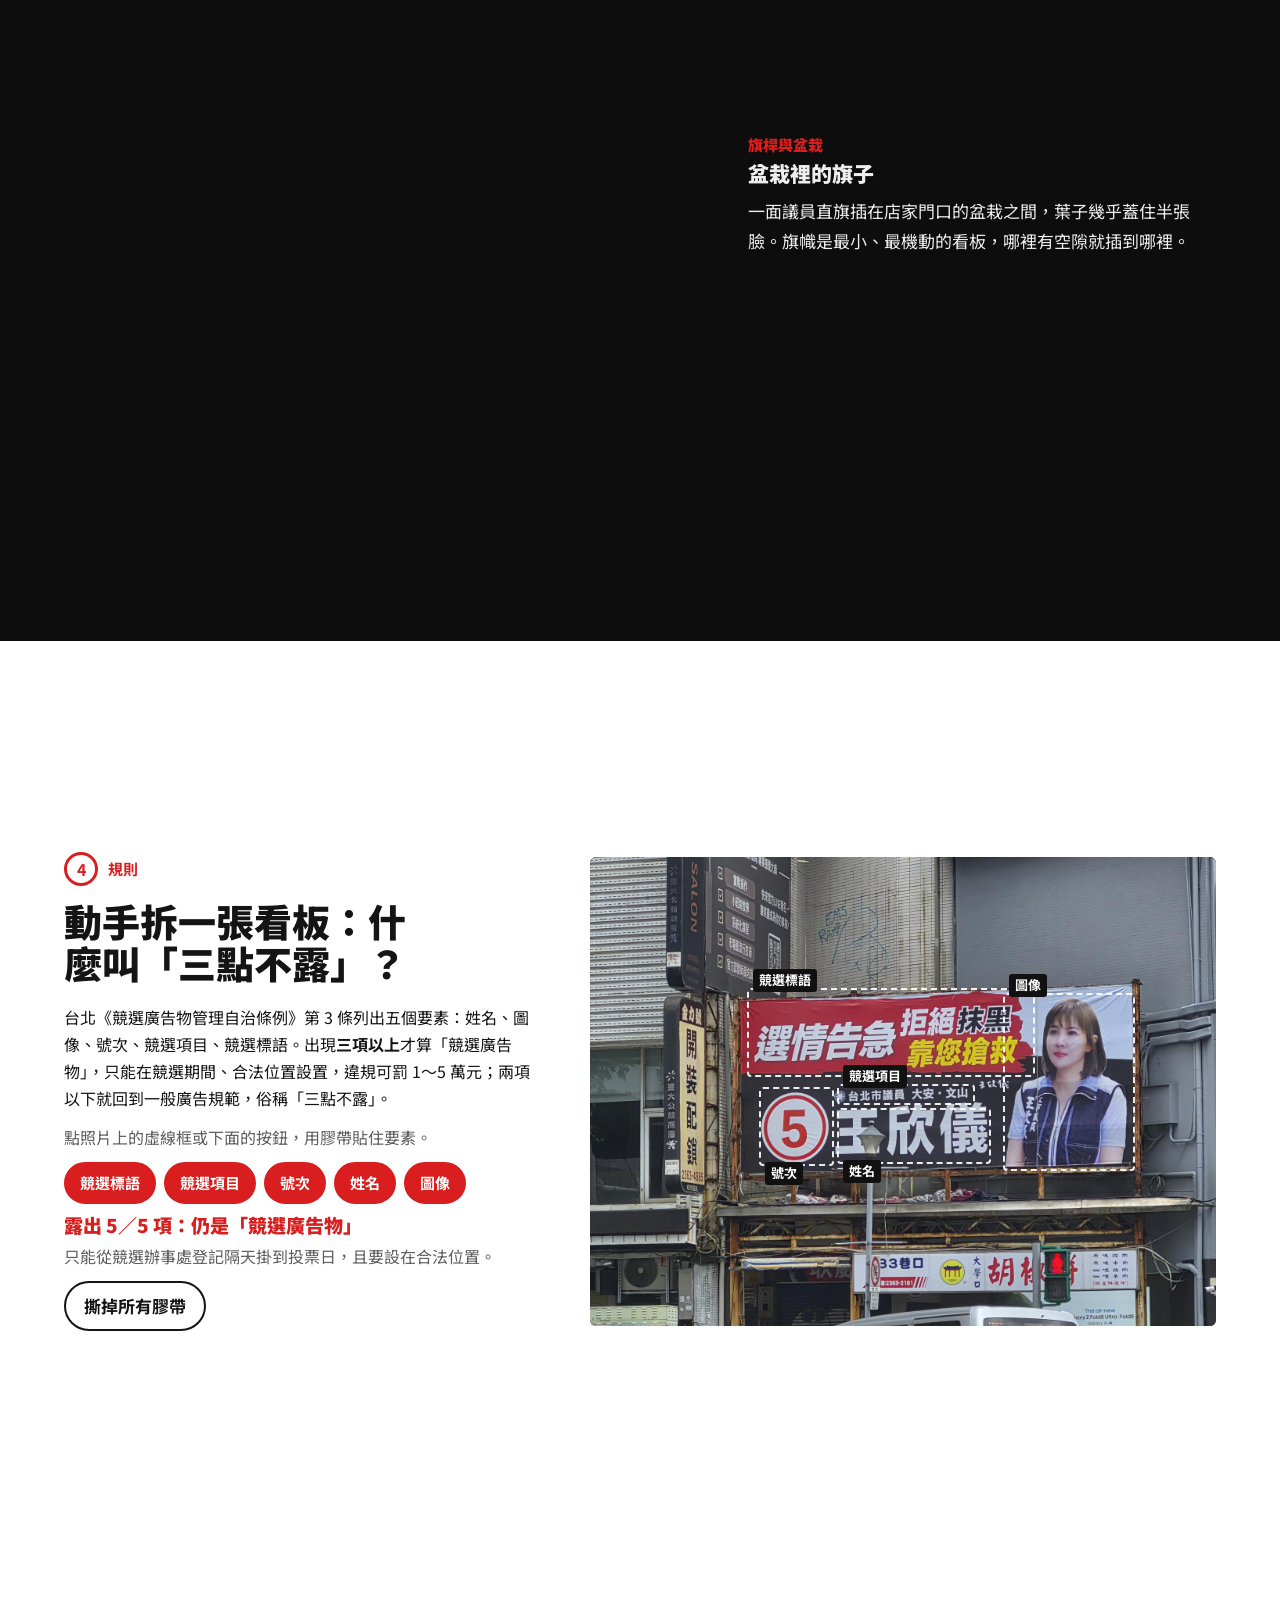
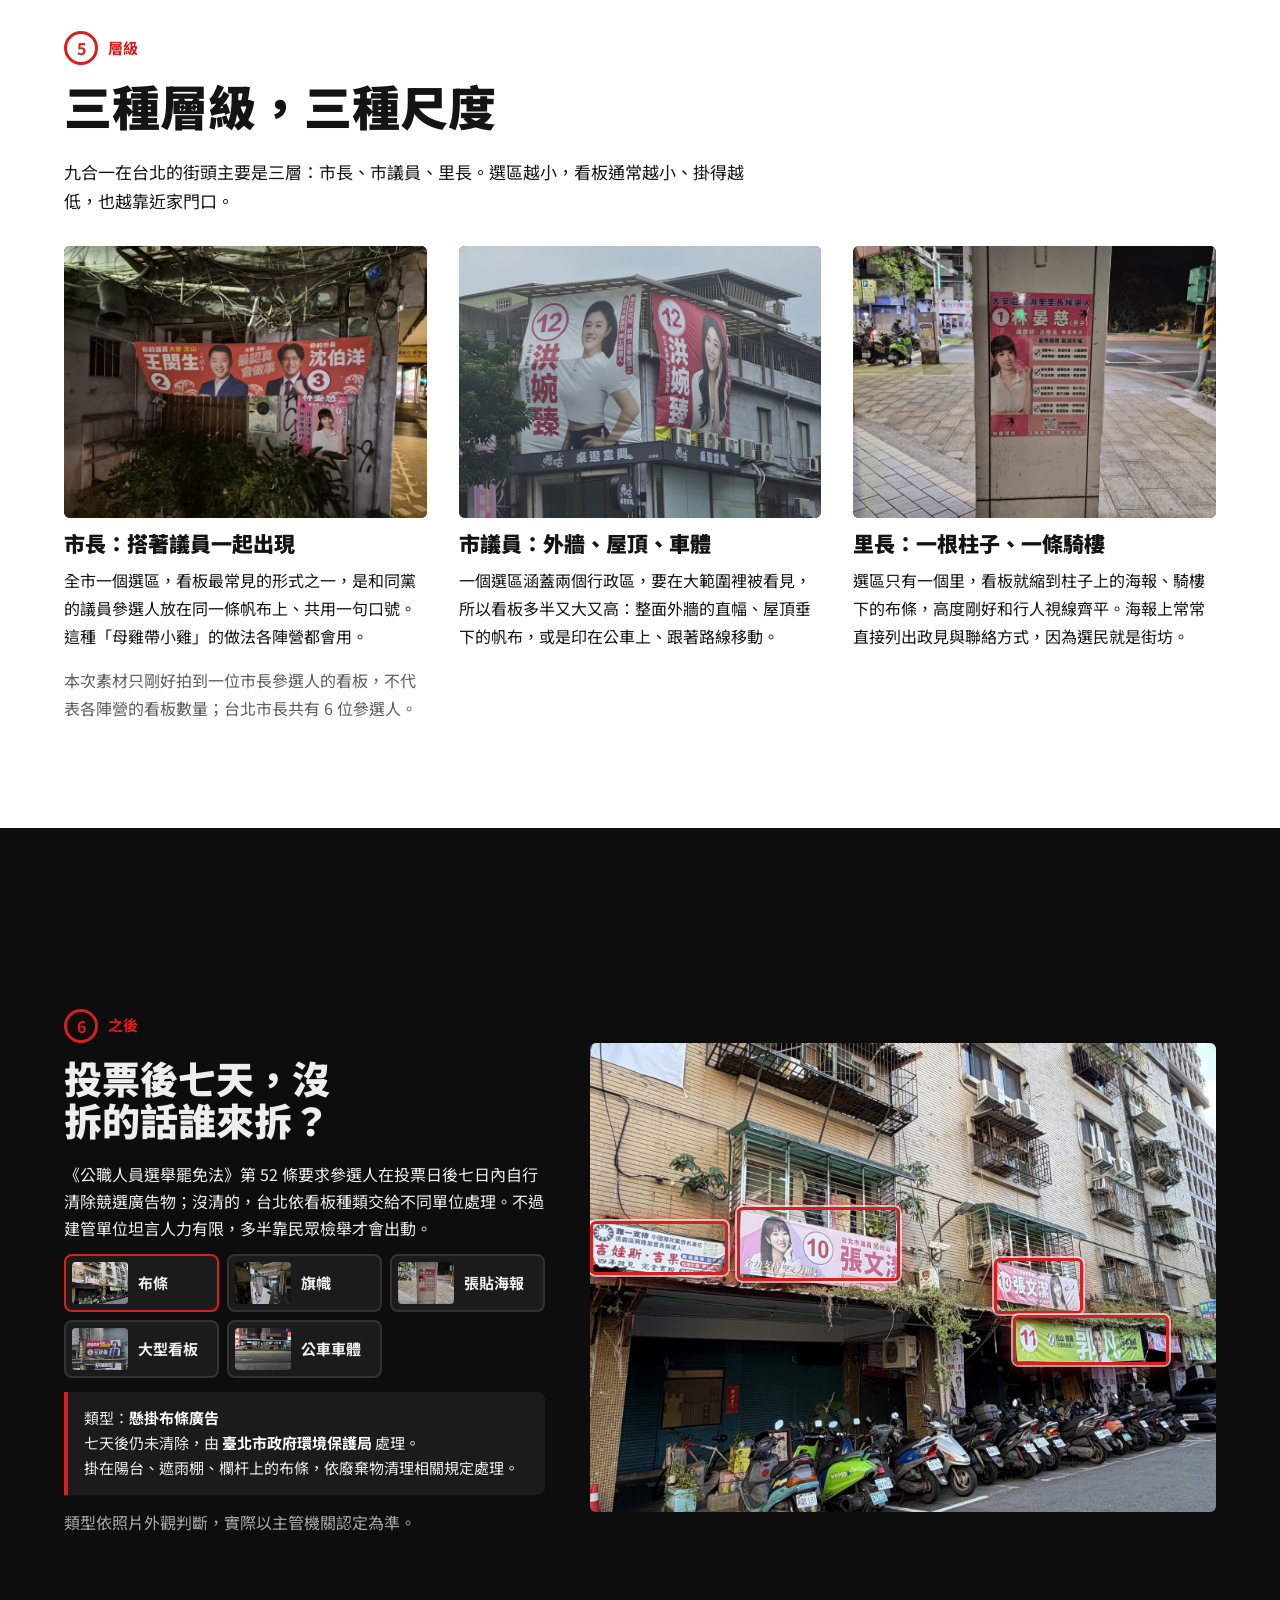
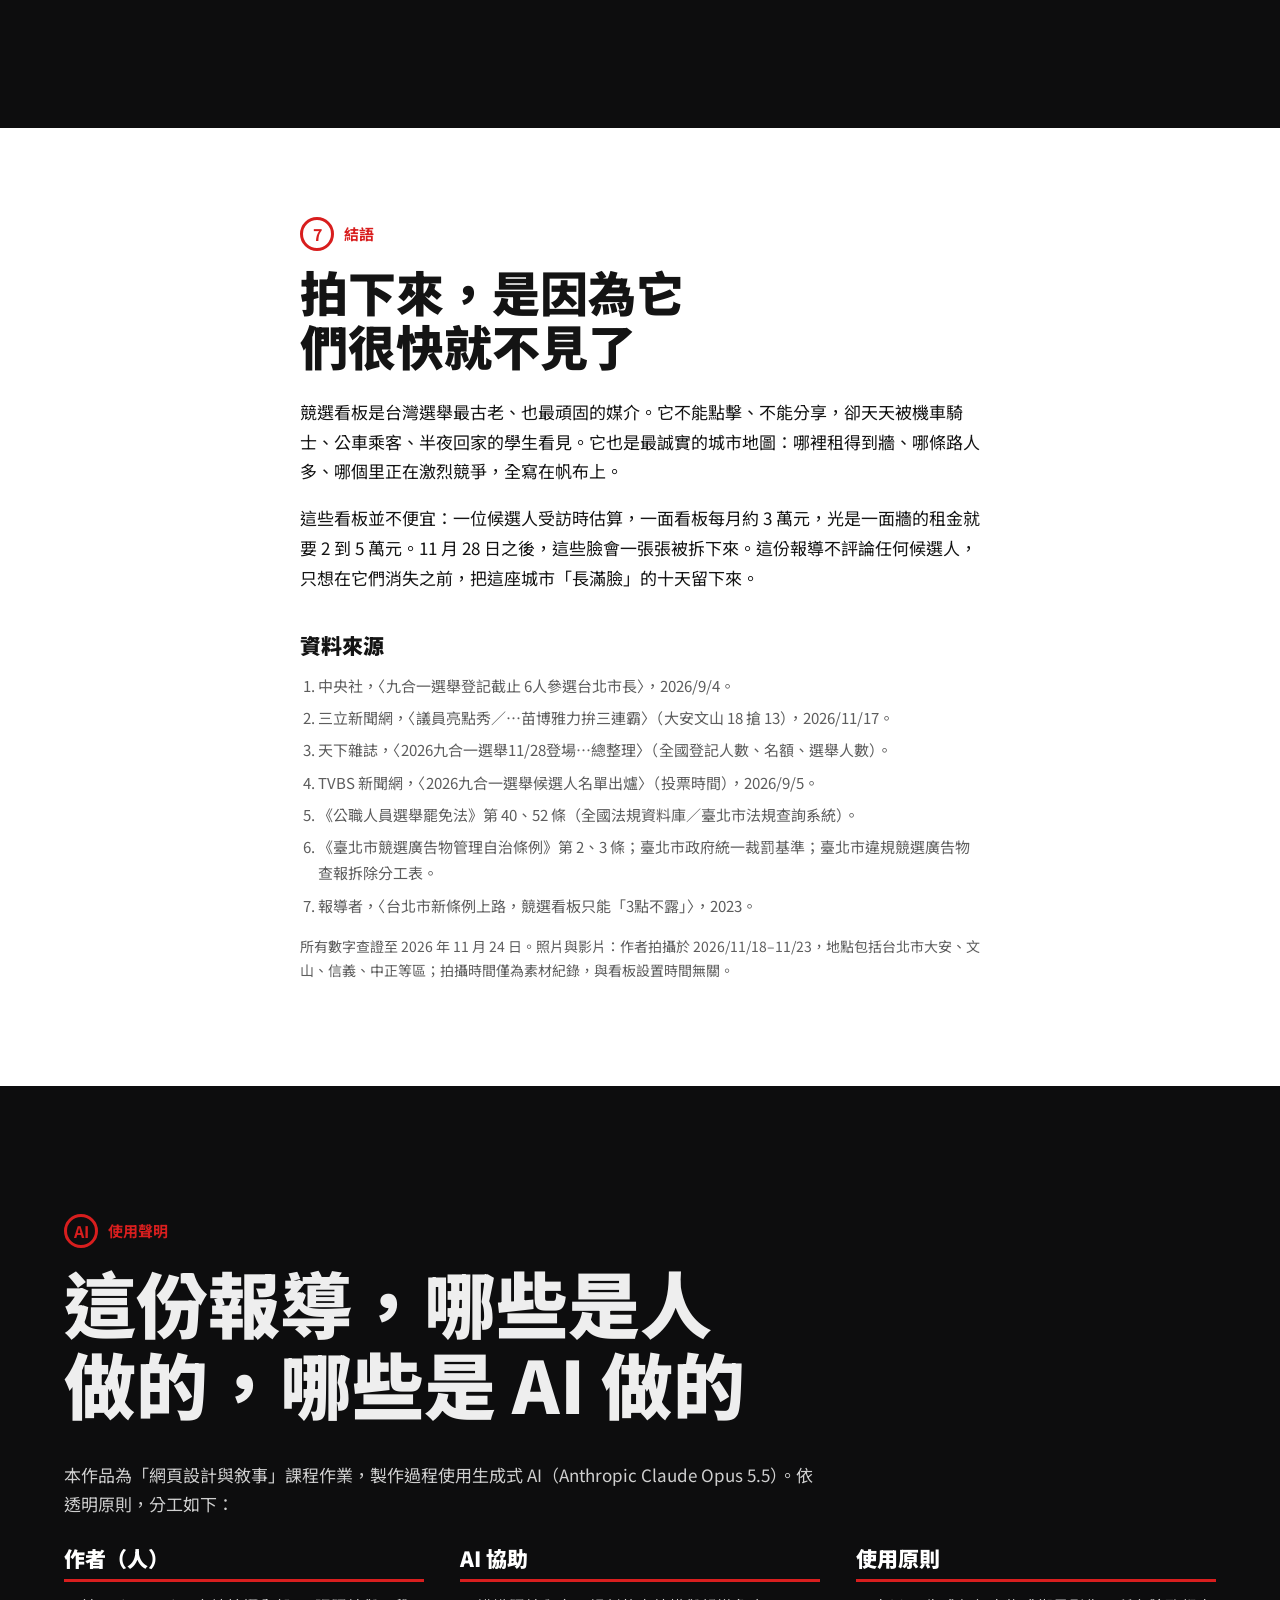
<file: as07/index.html>
<!DOCTYPE html>
<html lang="zh-Hant-TW">
<head>
<meta charset="utf-8">
<meta name="viewport" content="width=device-width, initial-scale=1">
<title>臉的城市</title>
<link rel="preconnect" href="https://fonts.googleapis.com">
<link rel="preconnect" href="https://fonts.gstatic.com" crossorigin>
<link href="https://fonts.googleapis.com/css2?family=Noto+Sans+TC:wght@400;700;900&display=swap" rel="stylesheet">
<style>
/* VOICE: 街頭觀察的新聞專題——冷靜、近距離、帶一點幽默，不替任何候選人說話
   IDEA: 選票與競選看板本身——圈選章的紅圈、號次大字、帆布上的臉
   PICTURE: 作者自己拍的影片與照片，全幅出血；互動都長在照片上
   COLOUR and TYPE: 選票白、油墨黑、圈選章紅；Noto Sans TC 900 學看板粗黑體
   LAYOUT: 全寬色帶交替，夜間照片放黑帶，規則與數據放白帶；最後一屏是 AI 使用聲明 */
:root{color-scheme:light dark;--bg:light-dark(#ffffff,#101010);--ink:light-dark(#141414,#ececec);--mute:light-dark(#5d5d5d,#a9a9a9);--line:light-dark(#dcdcdc,#2c2c2c);--red:#d81e1e;--tape:#f2d94e;--night:#0d0d0e;--soft:light-dark(#f3f3f1,#1a1a1a)}
:root[data-theme=light]{color-scheme:light}:root[data-theme=dark]{color-scheme:dark}
*{box-sizing:border-box;min-width:0}
html{scroll-padding-top:72px}
body{margin:0;background:var(--bg);color:var(--ink);font:17px/1.75 "Noto Sans TC","PingFang TC","Microsoft JhengHei",sans-serif;overflow-x:clip}
h1,h2,h3{font-weight:900;line-height:1.12;text-wrap:balance;margin:0 0 .5em}
h2{font-size:clamp(30px,4.4vw,48px)}h3{font-size:21px}
p{margin:0 0 1em}a{color:inherit;text-decoration-color:var(--red);text-underline-offset:3px}
.band{padding:clamp(48px,7vw,104px) max(5vw,16px)}
.wrap{max-width:1180px;margin:0 auto}.prose{max-width:680px}
.dark{background:var(--night);color:#eee;--mute:#a9a9a9;--line:#2c2c2c}
.soft{background:var(--soft)}
.lede{font-size:clamp(18px,2vw,21px);color:var(--mute)}
.kicker{display:inline-flex;align-items:center;gap:10px;font-weight:700;font-size:15px;color:var(--red);margin-bottom:14px}
.kicker b{display:grid;place-items:center;width:34px;height:34px;border:3px solid var(--red);border-radius:50%;font-size:16px}
.note{font-size:14px;color:var(--mute)}
button{font:inherit;cursor:pointer}
.btn{min-height:44px;padding:8px 18px;border-radius:999px;border:2px solid currentColor;background:transparent;color:inherit;font-weight:700}
.btn.on{background:var(--red);border-color:var(--red);color:#fff}
.btn:focus-visible,.hot:focus-visible,input:focus-visible{outline:3px solid var(--red);outline-offset:3px}
#bar{position:fixed;top:0;left:0;height:4px;background:var(--red);width:0;z-index:50}

/* hero：滑動逐格影片 */
#hero{height:320vh;position:relative;background:#000}
#hero .stick{position:sticky;top:0;height:100vh;overflow:hidden}
#hero canvas{position:absolute;inset:0;width:100%;height:100%}
#hero .shade{position:absolute;inset:0;background:linear-gradient(180deg,rgba(0,0,0,.15),rgba(0,0,0,.65))}
.cap{position:absolute;left:max(5vw,16px);right:max(5vw,16px);bottom:14vh;color:#fff;transition:opacity .35s,transform .35s;opacity:0;transform:translateY(16px)}
.cap.on{opacity:1;transform:none}
.cap .big{font-size:clamp(44px,9vw,120px);font-weight:900;line-height:1}
.cap .mid{font-size:clamp(22px,3.2vw,36px);font-weight:700;max-width:820px;line-height:1.35}
#title h1{font-size:clamp(56px,11vw,150px);margin:0;letter-spacing:.02em}
#title .sub{font-size:clamp(17px,2vw,22px);max-width:640px;margin-top:10px}
.stamp{position:absolute;right:max(5vw,16px);top:9vh;width:clamp(118px,15vw,168px);aspect-ratio:1;border:5px solid var(--red);border-radius:50%;display:grid;place-items:center;text-align:center;color:#fff;background:rgba(216,30,30,.18);transform:rotate(-8deg)}
.stamp b{display:block;font-size:clamp(34px,5vw,56px);line-height:1;font-weight:900}
.stamp span{font-size:14px;line-height:1.3}
.hint{position:absolute;left:50%;bottom:4vh;transform:translateX(-50%);color:#fff;font-size:14px;opacity:.8}

/* 數字 */
.nums{display:grid;grid-template-columns:repeat(4,minmax(0,1fr));gap:28px;margin-top:36px}
.num b{display:block;font-size:clamp(38px,5vw,64px);font-weight:900;line-height:1;font-variant-numeric:tabular-nums;white-space:nowrap}
.num b i{font-style:normal;color:var(--red)}
.num b span{display:inline}
.num>span{display:block;margin-top:8px;color:var(--mute);font-size:15px}
@media(max-width:820px){.nums{grid-template-columns:repeat(2,minmax(0,1fr))}}

/* 時間軸 */
.tl{margin-top:34px;display:grid;grid-template-columns:5.5em repeat(16,minmax(0,1fr));row-gap:10px;align-items:center}
.tl .lab{font-weight:700;font-size:15px;white-space:nowrap}
.tl .seg{height:30px;border-radius:6px;background:var(--ink);color:var(--bg);font-size:13px;display:flex;align-items:center;padding:0 8px;white-space:nowrap;overflow:hidden}
.tl .seg.red{background:var(--red);color:#fff}
.tl .seg.fade{background:linear-gradient(90deg,transparent,var(--mute) 45%);color:var(--bg);justify-content:flex-end}
@media(max-width:600px){.tl{grid-template-columns:3.6em repeat(16,minmax(0,1fr))}.tl .day:nth-child(even){visibility:hidden}.tl .seg{font-size:0}}
.tl .day{font-size:13px;text-align:center;color:var(--mute);font-variant-numeric:tabular-nums}
.tl .day.today{color:var(--red);font-weight:900}

/* scrollytelling */
.scrolly{display:grid;grid-template-columns:minmax(0,1.35fr) minmax(0,1fr);gap:clamp(20px,4vw,56px)}
.scrolly .fig{position:sticky;top:max(6vh,40px);align-self:start}
.photo{position:relative;aspect-ratio:4/3;overflow:hidden;border-radius:6px;background:#222}
.photo img{position:absolute;inset:0;width:100%;height:100%;object-fit:cover;transition:opacity .5s}
.chip{position:absolute;left:12px;top:12px;background:var(--red);color:#fff;font-weight:700;font-size:14px;padding:4px 12px;border-radius:999px;font-variant-numeric:tabular-nums}
.steps .step{min-height:78vh;display:flex;flex-direction:column;justify-content:center;opacity:.35;transition:opacity .3s}
.steps .step.on{opacity:1}
.step time{color:var(--red);font-weight:900;font-size:15px}
.step h3{margin-top:4px}
@media(max-width:860px){.scrolly{display:block}.scrolly .fig{top:56px;z-index:2}.steps{position:relative;z-index:3}.steps .step{min-height:70vh;justify-content:flex-end;padding-bottom:6vh}.steps .step>div{background:rgba(13,13,14,.92);padding:16px 18px;border-radius:8px}.steps .step{opacity:0}.steps .step.on{opacity:1}}

/* 拆解看板 */
.duo{display:grid;grid-template-columns:minmax(0,1.4fr) minmax(0,1fr);gap:clamp(20px,4vw,48px);align-items:start;margin-top:30px}
@media(max-width:860px){.duo{grid-template-columns:minmax(0,1fr)}}
.hot{position:absolute;border:2px dashed rgba(255,255,255,.9);background:transparent;border-radius:4px;padding:0;transition:background .25s}
.hot:hover{background:rgba(216,30,30,.18)}
.hot[data-k=name] .tag,.hot[data-k=no] .tag{top:auto;bottom:-1.6em}
.hot.taped{background:repeating-linear-gradient(-12deg,var(--tape) 0 14px,#e8cc3c 14px 16px);border:0;box-shadow:0 3px 8px rgba(0,0,0,.35)}
.hot .tag{pointer-events:none;position:absolute;left:4px;top:-1.6em;font-size:13px;font-weight:700;color:#fff;background:#111;padding:0 6px;border-radius:3px;white-space:nowrap}
.verdict{font-size:19px;font-weight:900;line-height:1.4;margin:8px 0 4px}
.verdict.legal{color:var(--red)}
.chips{display:flex;flex-wrap:wrap;gap:8px;margin:10px 0 8px}
.chips .btn{min-height:40px;padding:6px 14px;font-size:15px}

/* 找臉 */
.msg{min-height:6.5em;padding:14px 16px;border-left:4px solid var(--red);background:var(--soft);border-radius:0 8px 8px 0;margin:14px 0}
.dark .msg{background:#1b1b1b}

.row{display:flex;flex-wrap:wrap;gap:10px;margin:16px 0}


/* 層級三欄 */
.lv{display:grid;grid-template-columns:repeat(3,minmax(0,1fr));gap:clamp(18px,3vw,32px);margin-top:30px}
.lv h3{margin-top:14px}.lv p{font-size:16px}
@media(max-width:860px){.lv{grid-template-columns:minmax(0,1fr)}}
/* 一屏段落 */
.fit{min-height:100vh;min-height:100svh;display:flex;align-items:center;padding-block:clamp(24px,4vh,48px)}
.fit .wrap{width:100%}
.fitgrid{display:grid;grid-template-columns:minmax(0,1fr) minmax(0,1.3fr);gap:clamp(20px,3.5vw,48px);align-items:center}
.fit h2{font-size:clamp(26px,3vw,38px)}
.fit p{font-size:16px;line-height:1.7;margin-bottom:.7em}
.fitgrid>.photo{width:min(100%,calc((100svh - 64px)*4/3));justify-self:end}
@media(max-width:860px){.fit{padding-block:14px}.fitgrid{grid-template-columns:minmax(0,1fr);gap:14px}.fitgrid>.photo{order:-1;justify-self:center;width:min(100%,calc(34svh*4/3))}.fit h2{font-size:22px;margin-bottom:.35em}.fit p{font-size:15px;line-height:1.6;margin-bottom:.5em}.fit .kicker{margin-bottom:4px}.fit .kicker b{width:28px;height:28px;font-size:14px}.kinds{grid-template-columns:repeat(3,minmax(0,1fr));gap:6px;margin:8px 0}.kind{justify-content:center;min-height:44px;padding:4px}.kind img{display:none}#after .msg{margin:8px 0;padding:10px 12px;font-size:14px}.chips{gap:6px;margin:6px 0}.chips .btn{padding:4px 12px;min-height:40px}.verdict{font-size:17px}}
/* 紅框 */
.frames{position:absolute;inset:0;pointer-events:none}
.frames i{position:absolute;border:3px solid var(--red);border-radius:6px;box-shadow:0 0 0 2px rgba(255,255,255,.6),0 0 18px rgba(216,30,30,.55);transition:all .5s cubic-bezier(.2,.7,.2,1)}
/* 看板種類按鈕 */
.kinds{display:grid;grid-template-columns:repeat(auto-fit,minmax(150px,1fr));gap:8px;margin:12px 0}
.kind{display:flex;align-items:center;gap:10px;text-align:left;background:#1b1b1b;color:#eee;border:2px solid #333;border-radius:8px;padding:6px;min-height:48px;font-size:15px;font-weight:700}
.kind img{width:56px;aspect-ratio:4/3;object-fit:cover;border-radius:4px;flex:none}
.kind.on,.kind:hover{border-color:var(--red)}
.kind:focus-visible{outline:3px solid var(--red);outline-offset:3px}
.msg b{color:#fff}
#after .msg{min-height:0;font-size:15px;line-height:1.65}
.facts{display:grid;grid-template-columns:repeat(3,minmax(0,1fr));gap:24px;margin-top:34px}
.facts div{border-top:3px solid var(--ink);padding-top:12px}
.facts b{display:block;font-size:28px;font-weight:900;line-height:1.2;white-space:nowrap}
@media(max-width:760px){.facts{grid-template-columns:minmax(0,1fr)}}
.src{font-size:15px;color:var(--mute);padding-left:1.2em}.src li{margin-bottom:6px}

/* AI 聲明 */
#ai{min-height:100vh;background:var(--night);color:#eee;display:flex;align-items:center;padding:clamp(40px,6vw,80px) max(5vw,16px)}
#ai .wrap{width:100%}
#ai h2{font-size:clamp(36px,6vw,72px)}
.cols{display:grid;grid-template-columns:repeat(3,minmax(0,1fr));gap:clamp(18px,3vw,36px);margin-top:28px}
.cols h3{color:#fff;border-bottom:3px solid var(--red);padding-bottom:8px}
.cols ul{margin:0;padding-left:1.1em;color:#cfcfcf;font-size:15.5px;line-height:1.7}
@media(max-width:860px){.cols{grid-template-columns:minmax(0,1fr)}}
#ai .sign{margin-top:30px;font-size:14px;color:#9a9a9a;border-top:1px solid #2c2c2c;padding-top:16px}
@media(prefers-reduced-motion:reduce){*{transition:none!important}}
</style>
</head>
<body>
<div id="bar"></div>

<section id="hero" aria-label="開場">
  <div class="stick">
    <canvas id="cv" aria-hidden="true"></canvas>
    <div class="shade"></div>
    <div class="stamp" aria-live="polite"><div><span id="cdTop">距離投票</span><b id="cdNum">D-4</b><span>11 月 28 日</span></div></div>
    <div class="cap" data-a="0" data-b=".28"><div class="big">抬頭。</div></div>
    <div class="cap" data-a=".28" data-b=".6"><div class="mid">投票前一週，台北街頭。<br>天空還在，只是被切成一條一條的——<br>每一條，都印著一張臉和一個號碼。</div></div>
    <div class="cap" id="title" data-a=".6" data-b="1.01">
      <h1>臉的城市</h1>
      <div class="sub">九合一投票前一週，一支手機在台北街頭拍下的十三個畫面。這是一份關於競選看板的街頭報導：它們掛在哪裡、說了什麼、法律怎麼管，以及投票後它們會去哪裡。</div>
    </div>
    <div class="hint">往下捲動，影片會跟著你的手指前進 ↓</div>
  </div>
</section>

<section class="band">
  <div class="wrap">
    <div class="prose">
      <div class="kicker"><b>1</b>規模</div>
      <h2>一張選票上的名字，先在牆上排隊</h2>
      <p class="lede">2026 年地方選舉在 11 月 28 日（六）上午 8 點到下午 4 點投票。這次一次選出九類地方公職，從直轄市長一路選到村里長。</p>
      <p>在台北，市長是 6 人搶 1 席，市議員是 98 人登記、競逐 61 席。本文多數照片拍攝的大安、文山（台北市議員第六選區），候選人名單公告後是 18 人搶 13 席。放大到全國，總共有 19,695 人登記，搶 11,051 個名額——每一位都需要被看見，而最便宜、最直接的「被看見」，就是把臉掛到街上。</p>
    </div>
    <div class="nums">
      <div class="num"><b data-to="6">0</b><span>台北市長參選人（爭 1 席）</span></div>
      <div class="num"><b><span data-to="98">0</span><i>/</i><span data-to="61">0</span></b><span>台北市議員登記人數／應選席次</span></div>
      <div class="num"><b><span data-to="18">0</span><i>/</i><span data-to="13">0</span></b><span>大安・文山選區：候選人／席次</span></div>
      <div class="num"><b data-to="19695" data-comma="1">0</b><span>全國登記參選人數（名額 11,051）</span></div>
    </div>
  </div>
</section>

<section class="band soft">
  <div class="wrap">
    <div class="prose">
      <div class="kicker"><b>2</b>時間</div>
      <h2>看板比選戰更早上街</h2>
      <p>《公職人員選舉罷免法》第 40 條規定了法定的競選活動期間：直轄市長 15 天、直轄市議員 10 天、村里長 5 天，都從投票日前一天往前算。換算成日曆，市長從 11 月 13 日、議員從 11 月 18 日、里長從 11 月 23 日開始。</p>
      <p>但看板不受這幾天限制。台北的《競選廣告物管理自治條例》規定，競選廣告物可以從參選人的競選辦事處登記的隔天，一直掛到投票日。每位參選人登記的時間不同，所以街上的看板，往往在法定競選活動開始前就已經掛好了。本文的照片只記錄了它們在投票前一週的樣子，不代表它們什麼時候出現。</p>
      <p class="note">灰色漸層代表看板設置期間：起點依各參選人登記競選辦事處的日期而定。紅字是今天。</p>
    </div>
    <div class="tl" id="tl" aria-label="法定競選活動期間時間軸"></div>
  </div>
</section>

<section class="band dark" id="walk">
  <div class="wrap">
    <div class="prose" style="margin-bottom:28px">
      <div class="kicker"><b>3</b>街頭</div>
      <h2>看板住在哪裡</h2>
      <p class="lede" style="color:#bbb">同一張臉，掛在不同的地方，就成了不同的媒介。以下依看板的「載體」分成六類，從最高的屋頂一路看到最低的盆栽。</p>
    </div>
    <div class="scrolly">
      <div class="fig"><div class="photo" id="sPhoto"><img id="sImg" alt=""><div class="frames" id="sFrames"></div><div class="chip" id="sChip"></div></div></div>
      <div class="steps" id="steps"></div>
    </div>
  </div>
</section>

<section class="band fit" id="anatomy">
  <div class="wrap fitgrid">
    <div>
      <div class="kicker"><b>4</b>規則</div>
      <h2>動手拆一張看板：什麼叫「三點不露」？</h2>
      <p>台北《競選廣告物管理自治條例》第 3 條列出五個要素：姓名、圖像、號次、競選項目、競選標語。出現<strong>三項以上</strong>才算「競選廣告物」，只能在競選期間、合法位置設置，違規可罰 1～5 萬元；兩項以下就回到一般廣告規範，俗稱「三點不露」。</p>
      <p class="note">點照片上的虛線框或下面的按鈕，用膠帶貼住要素。</p>
      <div class="chips" id="anaChips" role="group" aria-label="五個要素"></div>
      <div class="verdict" id="verdict"></div>
      <p class="note" id="verdictNote"></p>
      <button class="btn" id="anaReset">撕掉所有膠帶</button>
    </div>
    <div class="photo" id="anaPhoto"><img src="img/p-wang.jpg" alt="一面寫著選情告急的議員參選人大型看板，掛在一間店面上方的鐵架上"></div>
  </div>
</section>


<section class="band" id="layers">
  <div class="wrap">
    <div class="prose">
      <div class="kicker"><b>5</b>層級</div>
      <h2>三種層級，三種尺度</h2>
      <p>九合一在台北的街頭主要是三層：市長、市議員、里長。選區越小，看板通常越小、掛得越低，也越靠近家門口。</p>
    </div>
    <div class="lv">
      <article><div class="photo"><img src="img/p-wires.jpg" alt="一條紅色帆布上，議員參選人與市長參選人並列，共用一句口號"></div>
        <h3>市長：搭著議員一起出現</h3><p>全市一個選區，看板最常見的形式之一，是和同黨的議員參選人放在同一條帆布上、共用一句口號。這種「母雞帶小雞」的做法各陣營都會用。</p>
        <p class="note">本次素材只剛好拍到一位市長參選人的看板，不代表各陣營的看板數量；台北市長共有 6 位參選人。</p></article>
      <article><div class="photo"><img src="img/p-rooftop.jpg" alt="屋頂垂下兩幅議員參選人大型帆布"></div>
        <h3>市議員：外牆、屋頂、車體</h3><p>一個選區涵蓋兩個行政區，要在大範圍裡被看見，所以看板多半又大又高：整面外牆的直幅、屋頂垂下的帆布，或是印在公車上、跟著路線移動。</p></article>
      <article><div class="photo"><img src="img/p-pillar.jpg" alt="騎樓柱子上貼著里長參選人的政見海報"></div>
        <h3>里長：一根柱子、一條騎樓</h3><p>選區只有一個里，看板就縮到柱子上的海報、騎樓下的布條，高度剛好和行人視線齊平。海報上常常直接列出政見與聯絡方式，因為選民就是街坊。</p></article>
    </div>
  </div>
</section>


<section class="band dark fit" id="after">
  <div class="wrap fitgrid">
    <div>
      <div class="kicker"><b>6</b>之後</div>
      <h2>投票後七天，沒拆的話誰來拆？</h2>
      <p>《公職人員選舉罷免法》第 52 條要求參選人在投票日後七日內自行清除競選廣告物；沒清的，台北依看板種類交給不同單位處理。不過建管單位坦言人力有限，多半靠民眾檢舉才會出動。</p>
      <div class="kinds" id="kinds" role="group" aria-label="看板種類"></div>
      <div class="msg" id="whoMsg" aria-live="polite"></div>
      <p class="note">類型依照片外觀判斷，實際以主管機關認定為準。</p>
    </div>
    <div class="photo" id="whoPhoto"><img id="whoImg" src="img/p-xinglong.jpg" alt=""></div>
  </div>
</section>

<section class="band">
  <div class="wrap prose">
    <div class="kicker"><b>7</b>結語</div>
    <h2>拍下來，是因為它們很快就不見了</h2>
    <p>競選看板是台灣選舉最古老、也最頑固的媒介。它不能點擊、不能分享，卻天天被機車騎士、公車乘客、半夜回家的學生看見。它也是最誠實的城市地圖：哪裡租得到牆、哪條路人多、哪個里正在激烈競爭，全寫在帆布上。</p>
    <p>這些看板並不便宜：一位候選人受訪時估算，一面看板每月約 3 萬元，光是一面牆的租金就要 2 到 5 萬元。11 月 28 日之後，這些臉會一張張被拆下來。這份報導不評論任何候選人，只想在它們消失之前，把這座城市「長滿臉」的十天留下來。</p>
    <h3 style="margin-top:2em">資料來源</h3>
    <ol class="src">
      <li>中央社，〈九合一選舉登記截止 6人參選台北市長〉，2026/9/4。</li>
      <li>三立新聞網，〈議員亮點秀／…苗博雅力拚三連霸〉（大安文山 18 搶 13），2026/11/17。</li>
      <li>天下雜誌，〈2026九合一選舉11/28登場…總整理〉（全國登記人數、名額、選舉人數）。</li>
      <li>TVBS 新聞網，〈2026九合一選舉候選人名單出爐〉（投票時間），2026/9/5。</li>
      <li>《公職人員選舉罷免法》第 40、52 條（全國法規資料庫／臺北市法規查詢系統）。</li>
      <li>《臺北市競選廣告物管理自治條例》第 2、3 條；臺北市政府統一裁罰基準；臺北市違規競選廣告物查報拆除分工表。</li>
      <li>報導者，〈台北市新條例上路，競選看板只能「3點不露」〉，2023。</li>
    </ol>
    <p class="note">所有數字查證至 2026 年 11 月 24 日。照片與影片：作者拍攝於 2026/11/18–11/23，地點包括台北市大安、文山、信義、中正等區；拍攝時間僅為素材紀錄，與看板設置時間無關。</p>
  </div>
</section>

<footer id="ai">
  <div class="wrap">
    <div class="kicker"><b>AI</b>使用聲明</div>
    <h2>這份報導，哪些是人做的，哪些是 AI 做的</h2>
    <p style="max-width:760px;color:#cfcfcf">本作品為「網頁設計與敘事」課程作業，製作過程使用生成式 AI（Anthropic Claude Opus 5.5）。依透明原則，分工如下：</p>
    <div class="cols">
      <div><h3>作者（人）</h3><ul>
        <li>於 11/18–11/23 實地拍攝全部 12 張照片與 1 段影片</li>
        <li>決定報導主題：2026 九合一的競選看板</li>
        <li>提供素材與作業要求，審閱並對最終內容負責</li>
      </ul></div>
      <div><h3>AI 協助</h3><ul>
        <li>辨識照片內容、規劃敘事結構與報導角度</li>
        <li>搜尋並整理公開資料：選務時程、候選人數、法規條文</li>
        <li>撰寫文字初稿、HTML／CSS／JavaScript 程式</li>
        <li>影像處理：縮圖壓縮、影片轉為逐格畫面</li>
              </ul></div>
      <div><h3>使用原則</h3><ul>
        <li>未以 AI 生成任何人物或街景影像；所有臉孔都來自作者實拍</li>
        <li>照片只做縮圖與壓縮，沒有修改畫面內容</li>
        <li>事實資訊附來源，未經查證的內容不寫入</li>
        <li>不評論、不推薦任何候選人或政黨</li>
      </ul></div>
    </div>
    <p class="sign">用到的互動敘事技巧：捲動逐格影片（開場）、時間軸（第 2 節）、捲動式敘事 scrollytelling 搭配紅框標示（第 3 節）、可操作的規則拆解（第 4 節）、層級對照（第 5 節）、點選查詢（第 6 節）。<br>製作日期：2026 年 11 月 24 日。</p>
  </div>
</footer>

<script>
{
const $=s=>document.querySelector(s),$$=s=>[...document.querySelectorAll(s)];
const reduce=matchMedia('(prefers-reduced-motion: reduce)').matches;
function drawFrames(el,boxes){el.innerHTML=boxes.map(b=>`<i style="left:${b[0]}%;top:${b[1]}%;width:${b[2]}%;height:${b[3]}%"></i>`).join('')}

/* 進度條 */
const bar=$('#bar');
/* 倒數 */
const now=new Date(),open=new Date('2026-11-28T08:00:00+08:00'),close=new Date('2026-11-28T16:00:00+08:00');
const tpe=d=>new Date(d.toLocaleString('en-US',{timeZone:'Asia/Taipei'}));
const dayDiff=Math.round((new Date(2026,10,28)-new Date(tpe(now).getFullYear(),tpe(now).getMonth(),tpe(now).getDate()))/864e5);
if(now<open){$('#cdNum').textContent='D-'+dayDiff}else if(now<close){$('#cdTop').textContent='今天';$('#cdNum').textContent='投票';}else{$('#cdTop').textContent='已於';$('#cdNum').textContent='投票';}

/* hero 逐格影片 */
const N=48,frames=[],cv=$('#cv'),ctx=cv.getContext('2d'),hero=$('#hero');let cur=-1;
for(let i=1;i<=N;i++){const im=new Image();im.src='v/f'+String(i).padStart(3,'0')+'.jpg';im.onload=()=>{if(i===1||cur===i-1)draw(i-1,true)};frames.push(im)}
function size(){const r=devicePixelRatio>1?1.5:1;cv.width=cv.clientWidth*r;cv.height=cv.clientHeight*r;draw(Math.max(cur,0),true)}
function draw(i,force){if(i===cur&&!force)return;const im=frames[i];if(!im||!im.complete||!im.naturalWidth)return;cur=i;const W=cv.width,H=cv.height,s=Math.max(W/im.naturalWidth,H/im.naturalHeight),w=im.naturalWidth*s,h=im.naturalHeight*s;ctx.drawImage(im,(W-w)/2,(H-h)/2,w,h)}
const caps=$$('.cap');
function onScroll(){
  const st=scrollY,dh=document.documentElement.scrollHeight-innerHeight;bar.style.width=(st/dh*100)+'%';
  const r=hero.getBoundingClientRect(),p=Math.min(1,Math.max(0,-r.top/(r.height-innerHeight)));
  if(r.bottom>0){draw(reduce?Math.floor(N/2):Math.min(N-1,Math.round(p*(N-1))));caps.forEach(c=>c.classList.toggle('on',p>=+c.dataset.a&&p<+c.dataset.b))}
}
addEventListener('scroll',()=>requestAnimationFrame(onScroll),{passive:true});
const ro=new ResizeObserver(size);ro.observe(cv);onScroll();

/* 數字 */
const numIO=new IntersectionObserver(es=>es.forEach(e=>{if(!e.isIntersecting)return;numIO.unobserve(e.target);const el=e.target,to=+el.dataset.to,c=el.dataset.comma,t0=performance.now();const f=t=>{const k=reduce?1:Math.min(1,(t-t0)/1200),v=Math.round(to*(1-Math.pow(1-k,3)));el.textContent=c?v.toLocaleString('en-US'):v;if(k<1)requestAnimationFrame(f)};requestAnimationFrame(f)}),{threshold:.6});
$$('[data-to]').forEach(el=>numIO.observe(el));

/* 照片資料：依載體分類 */
const S=[
 {img:'p-rooftop',f:[[15,15,62,62]],c:'屋頂',h:'從屋頂垂下的雙聯幅',p:'中正・萬華選區，同一位參選人的兩幅帆布從屋頂一路垂到二樓。看板越高，越要靠一個大號碼，讓路人在幾秒內記住。'},
 {img:'p-wang',f:[[24,27,63,41]],c:'建築外牆',h:'鐵架上的「選情告急」',p:'大學口一間店面樓上，議員看板固定在鐵架上。畫面中最大的字不是名字，而是「選情告急、拒絕抹黑、靠您搶救」——把選民從旁觀者變成「救援者」，是看板上常見的情緒寫法。'},
 {img:'p-wall',f:[[14.5,16,69,58]],c:'建築外牆',h:'一棟樓，五條直幅',p:'信義區一棟五樓公寓的正面，被五條直式帆布蓋住：四條是市議員參選人，第五條是建案廣告。直幅、大字、一組號碼、一張人像——競選看板和房地產廣告租的是同一面牆，也說著同一種視覺語言。'},
 {img:'p-pawn',f:[[1,40,98,44]],c:'建築外牆',h:'「#熱血里長 前進議會」',p:'這位議員參選人在帆布上直接寫出自己的經歷：從里長轉戰議會。把 hashtag 印上帆布，是這次拍到的看板中少見的寫法。'},
 {img:'p-bus',f:[[27,36,40,15]],c:'公車車體',h:'會移動的看板',p:'公車車身印著議員參選人與號碼。車體廣告在台北歸交通局管，也是少數會跟著路線跨出選區的看板。'},
 {img:'p-pillar',f:[[36.5,15,26,56]],c:'騎樓與柱子',h:'柱子上的政見',p:'大安區一位里長參選人把政見印成整張海報，貼在路口的柱子上：職業、勾選清單、QR code 都有。里長選戰的戰場，常常就是一根柱子、一個路口。'},
 {img:'p-arcade',f:[[30.5,30,22,66],[47,20,33.5,12]],c:'騎樓與柱子',h:'同一條騎樓，1 號與 2 號',p:'信義區興隆里，1 號里長參選人的橫幅掛在騎樓頂，2 號的旗幟就插在幾步之外。里長選舉的對手，常常就在同一條街上。'},
 {img:'p-bottles',f:[[13,19,77,52]],c:'矮牆與欄杆',h:'貼著地面的布條',p:'8 號議員參選人的布條拉在路邊矮牆上，高度就在行人和機車騎士的視線範圍內。它沒有外牆看板的氣勢，但每個經過的人都會從它面前走過。'},
 {img:'p-parking',f:[[13,39.5,30.5,9],[72,40,21,11]],c:'矮牆與欄杆',h:'停車格旁的欄杆',p:'停車場邊的一排鐵欄杆，同時綁著議員與里長參選人的布條，1 號與 2 號只隔著兩個電箱。欄杆是城市裡最便宜、也最搶手的看板位置之一。'},
 {img:'p-plant',f:[[43.5,7,13.5,74]],c:'旗桿與盆栽',h:'盆栽裡的旗子',p:'一面議員直旗插在店家門口的盆栽之間，葉子幾乎蓋住半張臉。旗幟是最小、最機動的看板，哪裡有空隙就插到哪裡。'}
];

/* 時間軸 */
{
const tl=$('#tl'),days=Array.from({length:16},(_,i)=>13+i);
const td=tpe(now),today=(td.getMonth()===10&&td.getFullYear()===2026)?td.getDate():0;
let h='<div></div>'+days.map(d=>`<div class="day${d===today?' today':''}">${d}</div>`).join('');
h+=`<div class="lab">看板</div><div class="seg fade" style="grid-column:2/18">可設置到投票日</div>`;
const rows=[['市長',13,27,'15 天'],['市議員',18,27,'10 天'],['里長',23,27,'5 天']];
rows.forEach(r=>{h+=`<div class="lab">${r[0]}</div><div class="seg" style="grid-column:${r[1]-13+2}/${r[2]-13+3}">${r[3]}</div><div style="grid-column:${r[2]-13+3}/-1"></div>`});
h+=`<div class="lab">投票</div><div class="seg red" style="grid-column:17/18">投票</div>`;
tl.innerHTML=h;
}

/* scrollytelling */
const steps=$('#steps'),sImg=$('#sImg'),sChip=$('#sChip');
steps.innerHTML=S.map((s,i)=>`<div class="step" data-i="${i}"><div><time>${s.c}</time><h3>${s.h}</h3><p>${s.p}</p></div></div>`).join('');
S.forEach(s=>{const im=new Image();im.src='img/'+s.img+'.jpg'});
function setStep(i){const s=S[i];if(!sImg.src.endsWith(s.img+'.jpg')){sImg.style.opacity=0;setTimeout(()=>{sImg.src='img/'+s.img+'.jpg';sImg.alt=s.h;sImg.style.opacity=1},reduce?0:200)}
 drawFrames($('#sFrames'),s.f);sChip.textContent=s.c;$$('.step').forEach(el=>el.classList.toggle('on',+el.dataset.i===i))}
const stIO=new IntersectionObserver(es=>es.forEach(e=>{if(e.isIntersecting)setStep(+e.target.dataset.i)}),{rootMargin:'-45% 0px -45% 0px'});
$$('.step').forEach(el=>stIO.observe(el));setStep(0);

/* 拆解看板 */
const A=[['slogan','競選標語',25,28,46,19],['item','競選項目',39.5,48.5,22,4.5],['no','號次',27,49,12,17],['name','姓名',39.5,53.5,24.5,12],['face','圖像',66,29,21,38]];
const ap=$('#anaPhoto'),ac=$('#anaChips');
ap.insertAdjacentHTML('beforeend',A.map(a=>`<button class="hot" data-k="${a[0]}" aria-pressed="false" aria-label="用膠帶貼住：${a[1]}" style="left:${a[2]}%;top:${a[3]}%;width:${a[4]}%;height:${a[5]}%"><span class="tag">${a[1]}</span></button>`).join(''));
ac.innerHTML=A.map(a=>`<button class="btn on" data-k="${a[0]}">${a[1]}</button>`).join('');
function renderAna(){const taped=new Set($$('#anaPhoto .hot.taped').map(b=>b.dataset.k)),n=5-taped.size;
 $$('#anaChips .btn').forEach(b=>b.classList.toggle('on',!taped.has(b.dataset.k)));
 const v=$('#verdict');v.className='verdict'+(n>=3?' legal':'');
 v.textContent=n>=3?`露出 ${n}／5 項：仍是「競選廣告物」`:`只剩 ${n}／5 項：「三點不露」，不算競選廣告物`;
 $('#verdictNote').textContent=n>=3?'只能從競選辦事處登記隔天掛到投票日，且要設在合法位置。':'回到一般廣告規範。有些參選人平常只放「照片＋名字＋標語」，就是這個原因——但路人多半還是認得出來。'}
function tog(k){const b=$(`#anaPhoto .hot[data-k="${k}"]`);b.classList.toggle('taped');b.setAttribute('aria-pressed',b.classList.contains('taped'));renderAna()}
ap.addEventListener('click',e=>{const b=e.target.closest('.hot');if(b)tog(b.dataset.k)});
ac.addEventListener('click',e=>{const b=e.target.closest('.btn');if(b)tog(b.dataset.k)});
$('#anaReset').addEventListener('click',()=>{$$('#anaPhoto .hot').forEach(b=>{b.classList.remove('taped');b.setAttribute('aria-pressed','false')});renderAna()});
renderAna();

/* 誰來拆 */
const K=[
 {n:'布條',img:'p-xinglong',f:[[0,38,22,11.5],[23.5,35,26,15.8],[64.5,45.8,14.3,12],[67.5,58,25,10.5]],t:'懸掛布條廣告',o:'臺北市政府環境保護局',d:'掛在陽台、遮雨棚、欄杆上的布條，依廢棄物清理相關規定處理。'},
 {n:'旗幟',img:'p-arcade',f:[[30.5,30,22,66]],t:'插設旗幟廣告',o:'臺北市政府環境保護局',d:'插在路邊或騎樓的直旗，和布條一樣歸環保局處理。'},
 {n:'張貼海報',img:'p-pillar',f:[[36.5,15,26,56]],t:'張貼廣告',o:'環保局（上緣離地不到 3 公尺）或建管處（3 公尺以上）',d:'貼在柱子、牆面上的海報，依張貼高度分給兩個單位。'},
 {n:'大型看板',img:'p-wang',f:[[24,27,63,41]],t:'招牌／樹立廣告',o:'臺北市建築管理工程處',d:'固定在建築外牆、屋頂或鐵架上的看板。需要大型機具拆除的，會先通知限期拆除，逾期強制拆除。'},
 {n:'公車車體',img:'p-bus',f:[[27,36,40,15]],t:'車輛廣告',o:'臺北市政府交通局',d:'印在公車等車體上的廣告。'}];
$('#kinds').innerHTML=K.map((x,i)=>`<button class="kind" data-i="${i}" aria-pressed="false"><img src="img/${x.img}.jpg" alt="">${x.n}</button>`).join('');
$('#whoPhoto').insertAdjacentHTML('beforeend','<div class="frames" id="wFrames"></div>');
function who(i){const x=K[i];$$('#kinds .kind').forEach(b=>{const on=+b.dataset.i===i;b.classList.toggle('on',on);b.setAttribute('aria-pressed',on)});
 const im=$('#whoImg');im.src='img/'+x.img+'.jpg';im.alt=x.n+'的例子';drawFrames($('#wFrames'),x.f);
 const m=$('#whoMsg');m.textContent='';const b1=document.createElement('b');b1.textContent=x.t;const b2=document.createElement('b');b2.textContent=x.o;
 m.append('類型：',b1,document.createElement('br'),'七天後仍未清除，由 ',b2,' 處理。',document.createElement('br'),x.d)}
$('#kinds').addEventListener('click',e=>{const b=e.target.closest('.kind');if(b)who(+b.dataset.i)});
who(0);
}
</script>
</body>
</html>
</file>
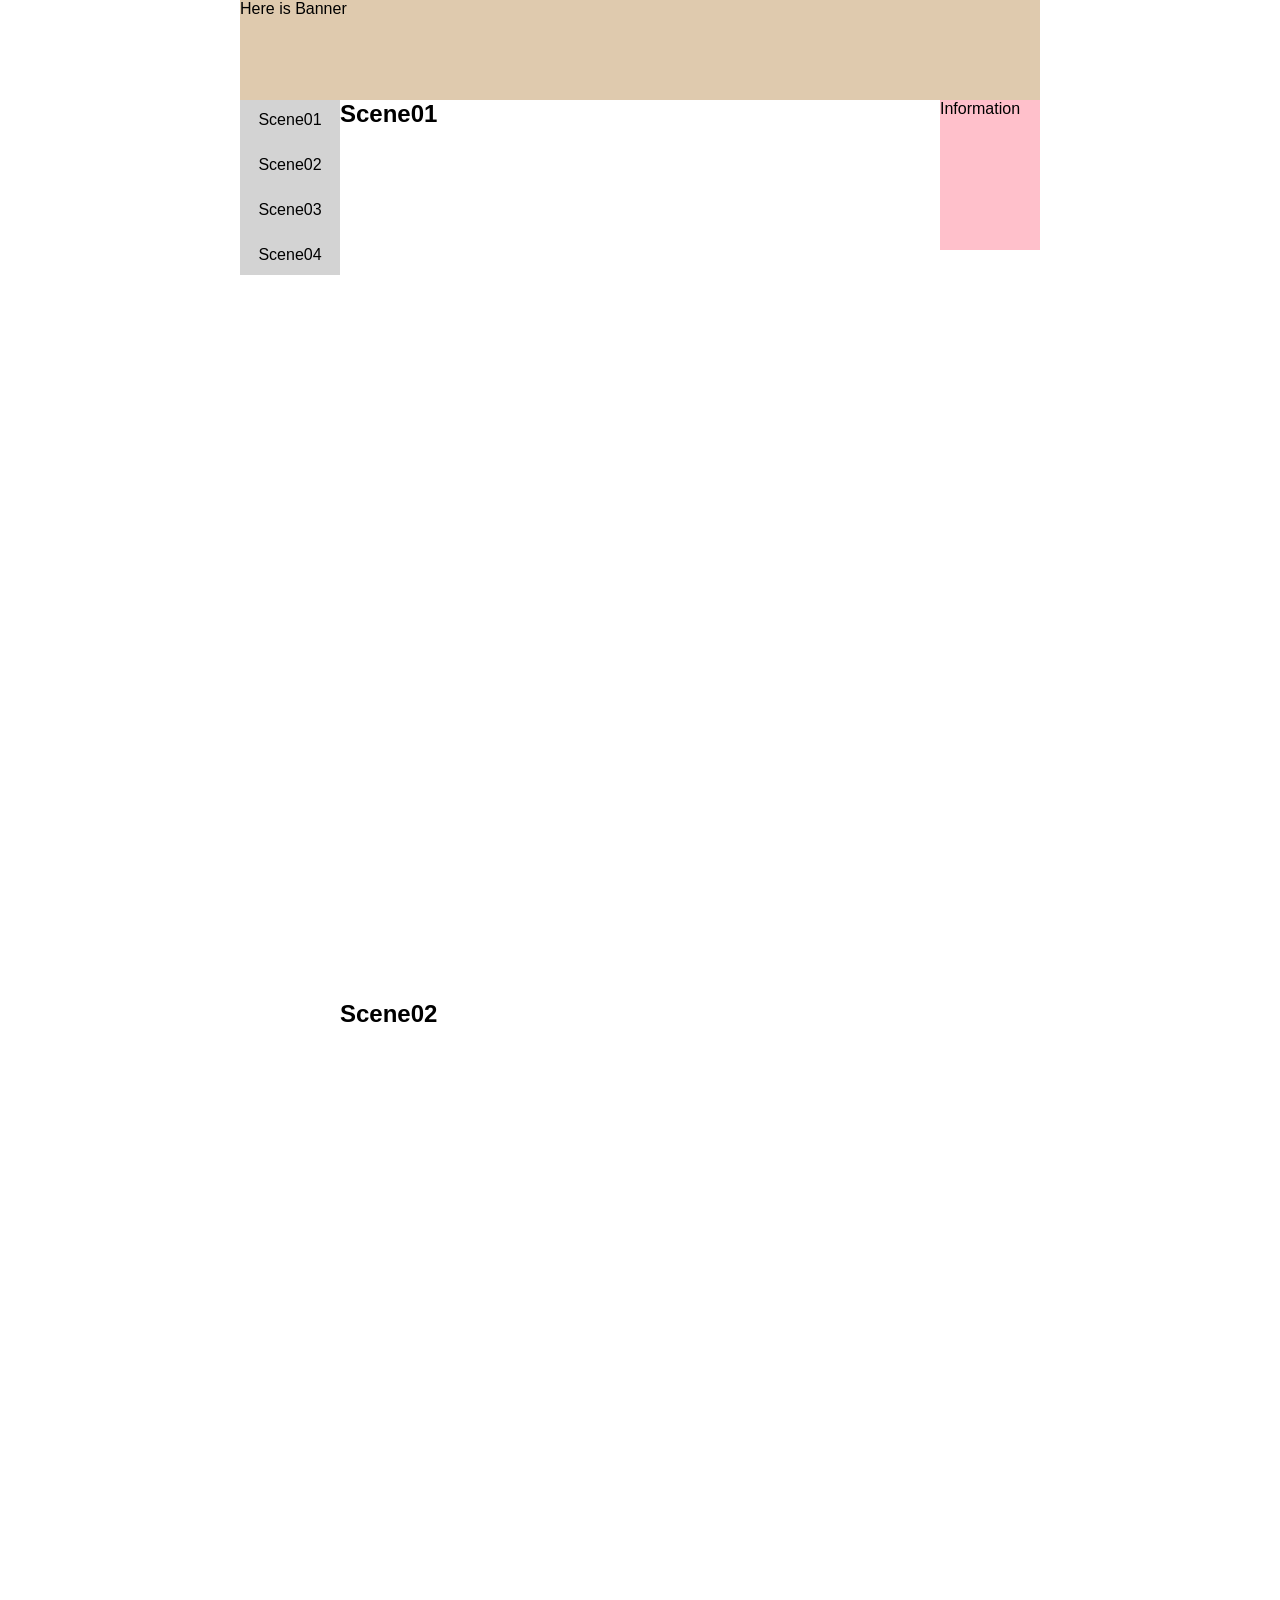
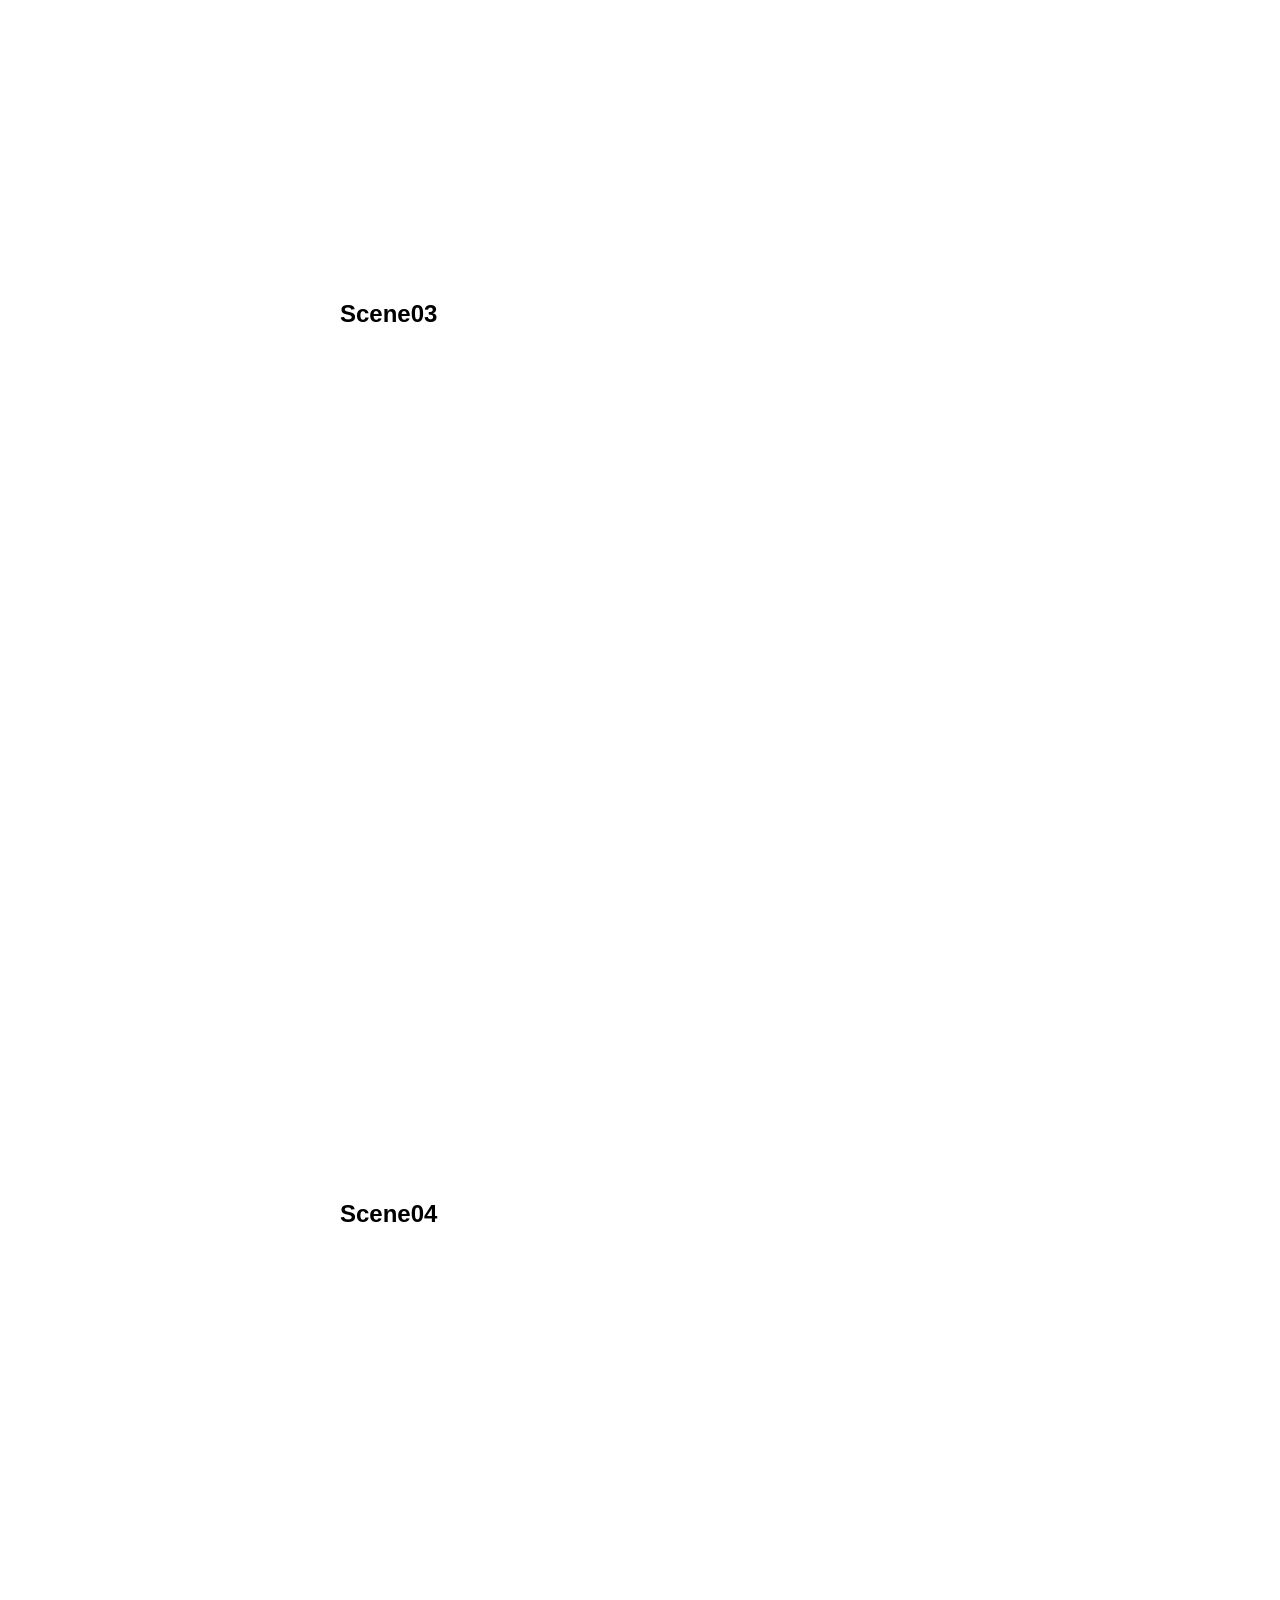
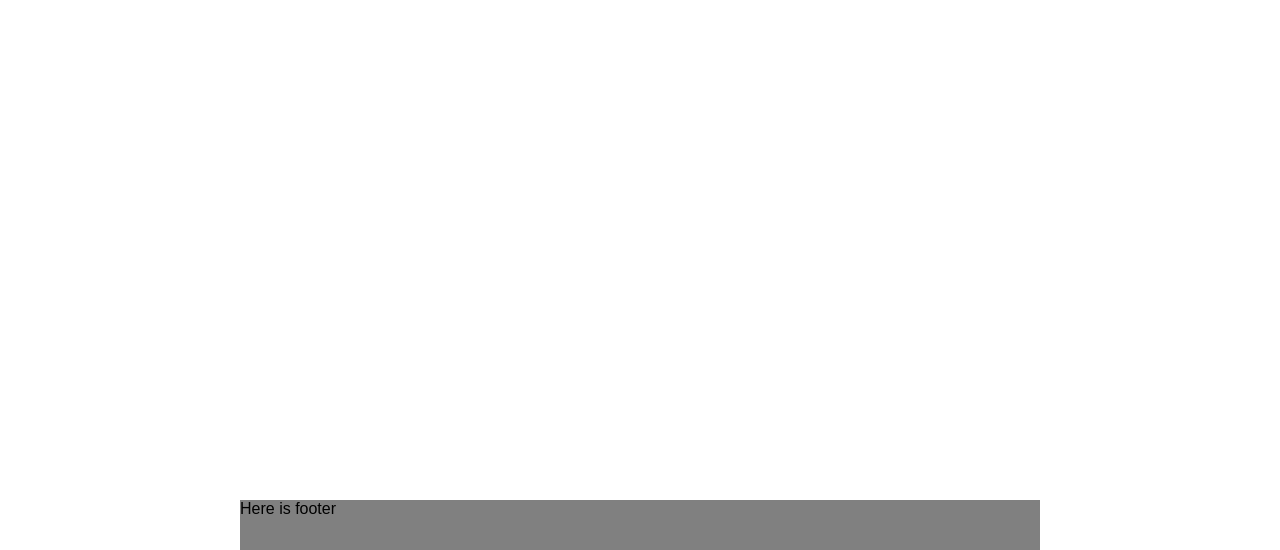
<file: practicew4/index.html>
<!DOCTYPE html>
<html lang="zh-Hant">
<head>
  <meta charset="UTF-8">
  <meta name="viewport" content="width=device-width, initial-scale=1.0">
  <title>Scene 網頁</title>
  <link rel="stylesheet" href="style.css">
</head>
<body>
  <div class="page">
    <header class="banner">Here is Banner</header>

    <nav class="nav" aria-label="場景導覽">
      <a href="#scene01">Scene01</a>
      <a href="#scene02">Scene02</a>
      <a href="#scene03">Scene03</a>
      <a href="#scene04">Scene04</a>
    </nav>

    <div class="layout">
      <main class="content">
        <section id="scene01" class="scene"><h2>Scene01</h2></section>
        <section id="scene02" class="scene"><h2>Scene02</h2></section>
        <section id="scene03" class="scene"><h2>Scene03</h2></section>
        <section id="scene04" class="scene"><h2>Scene04</h2></section>
      </main>
      <aside class="supporting">Information</aside>
    </div>

    <footer class="footer">Here is footer</footer>
  </div>
</body>
</html>
</file>
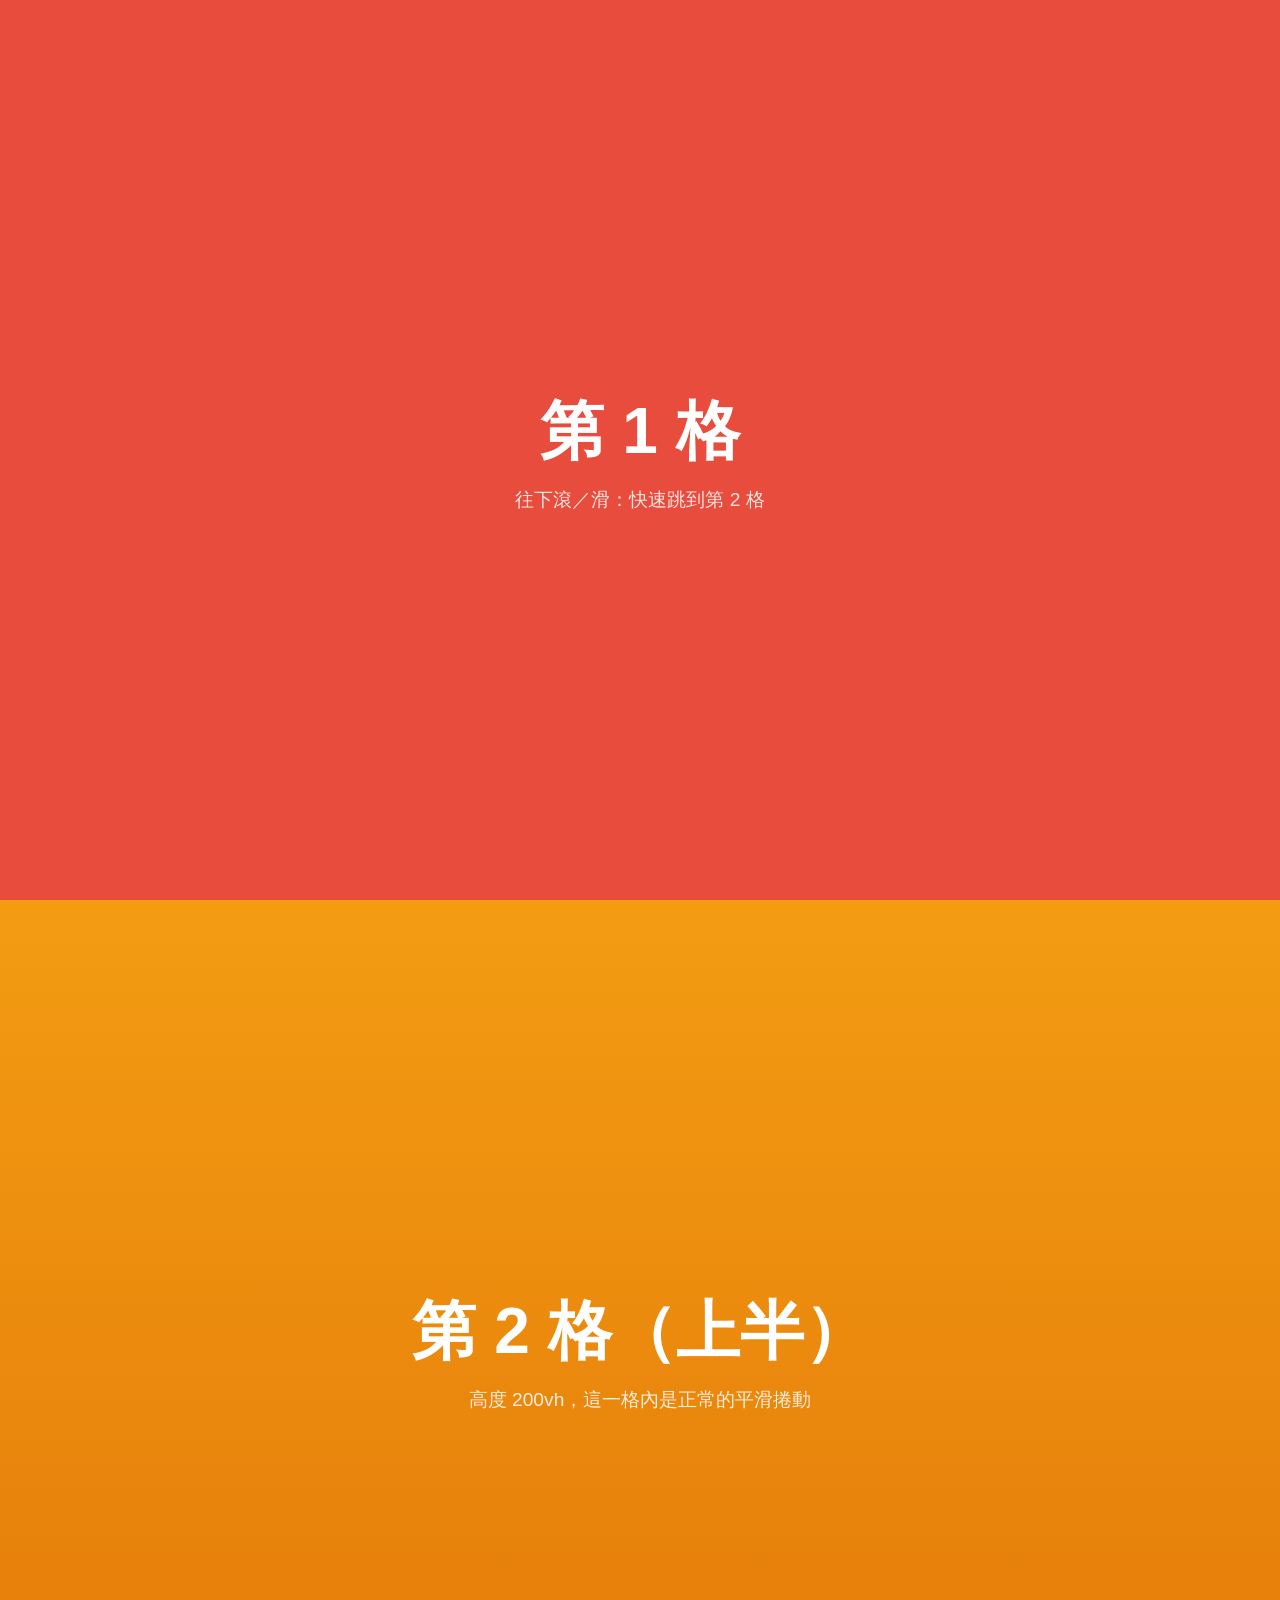
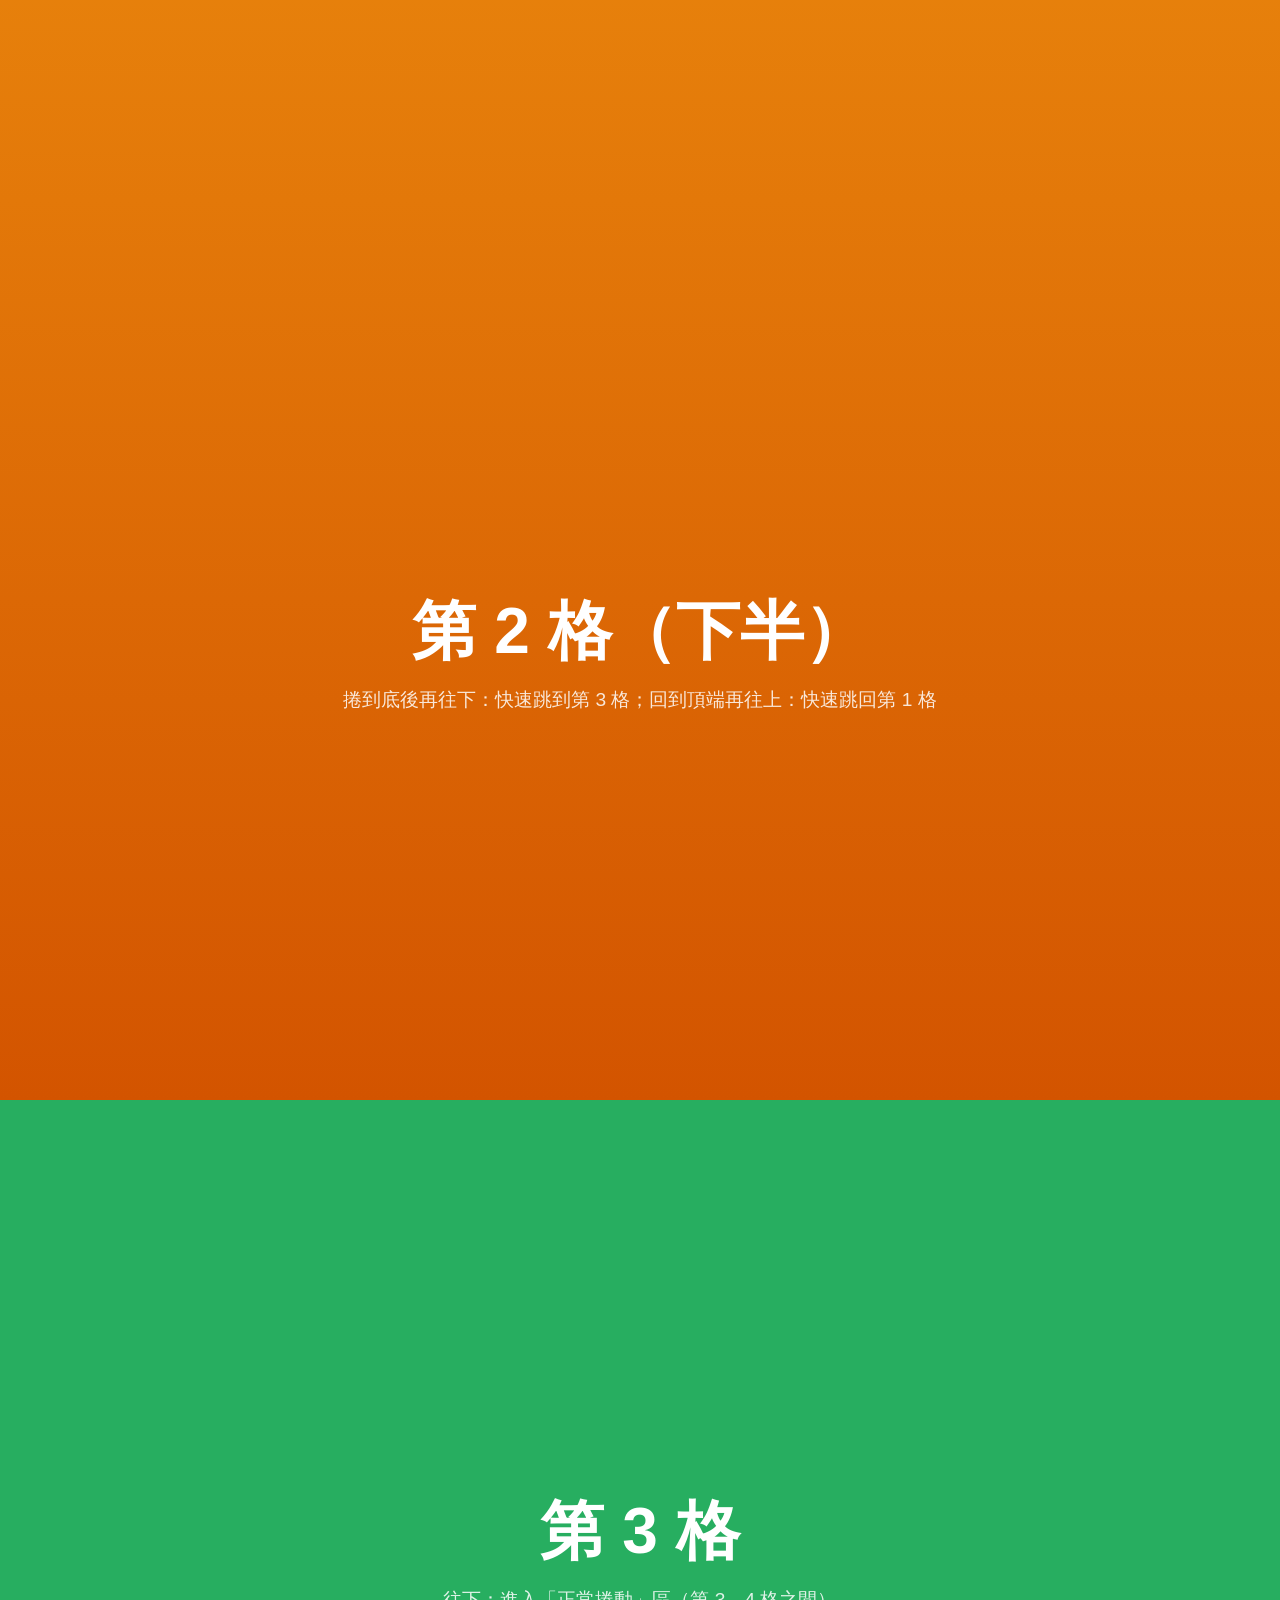
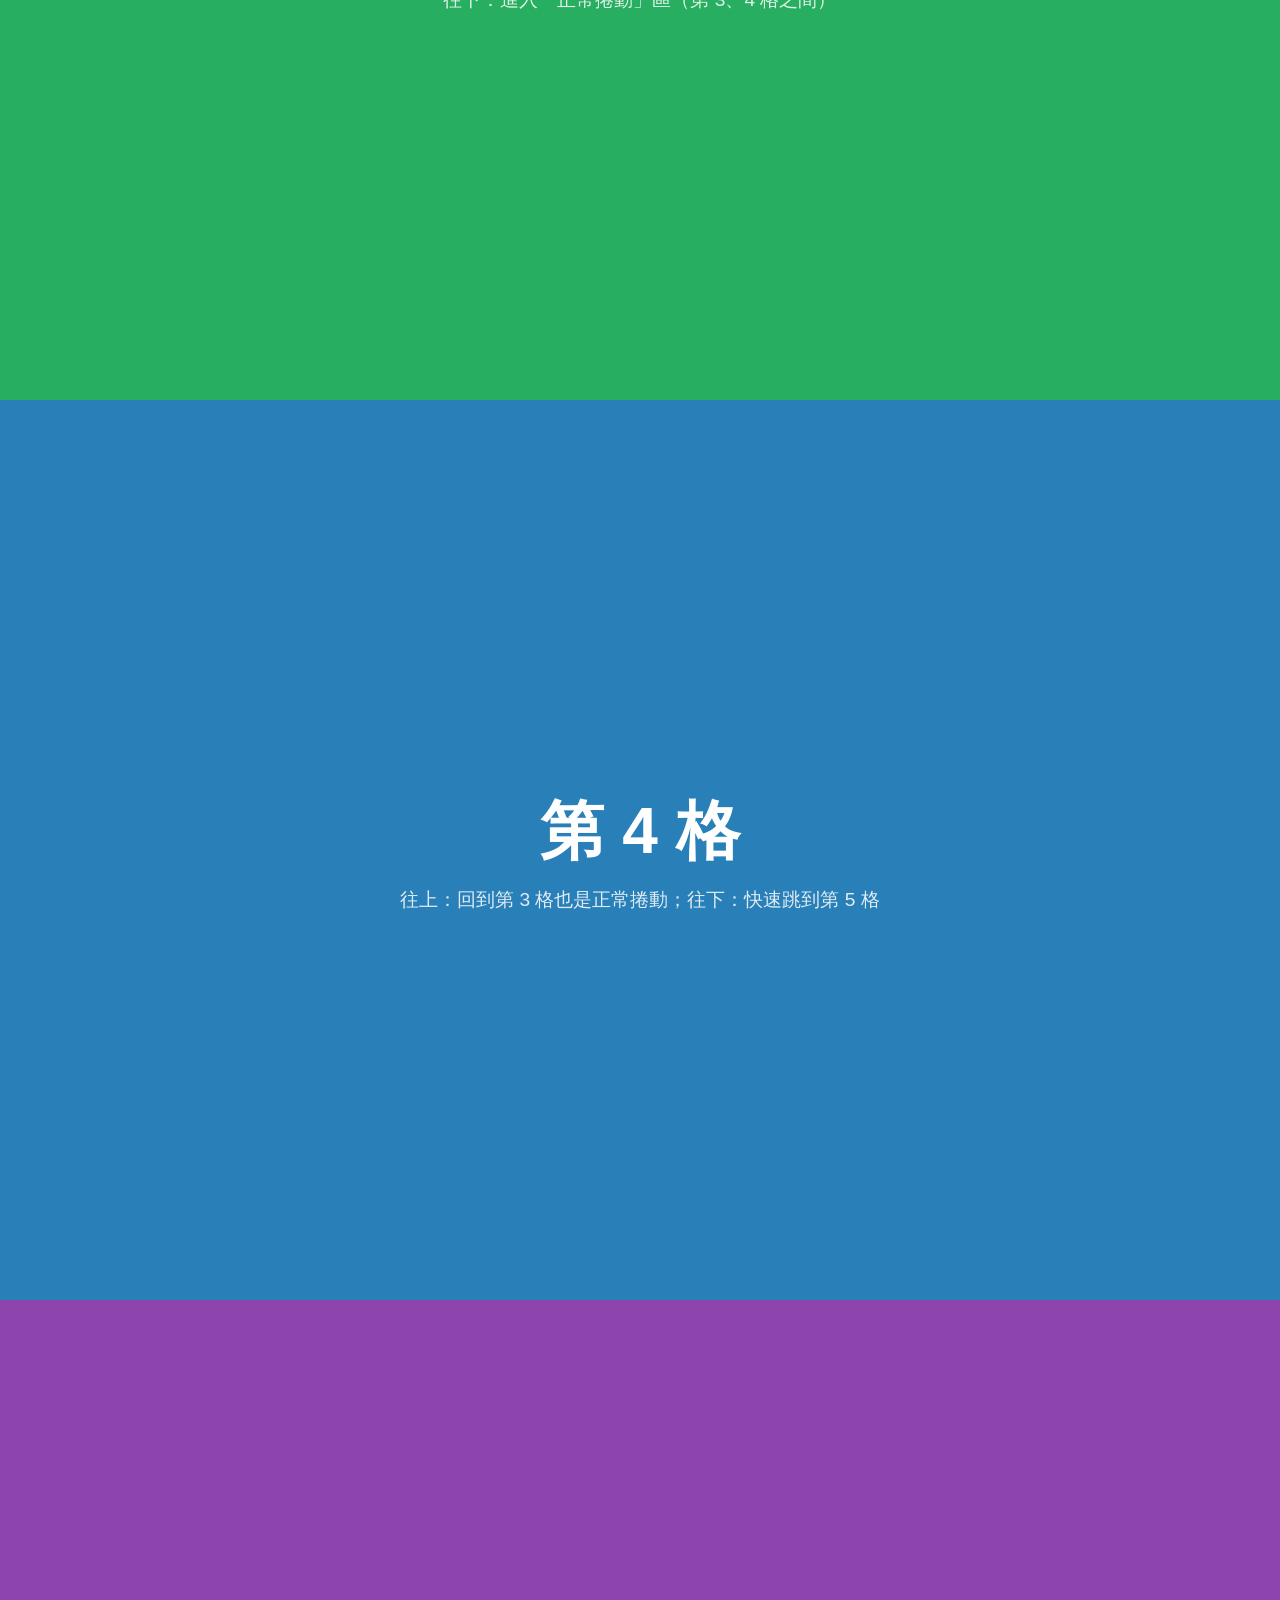
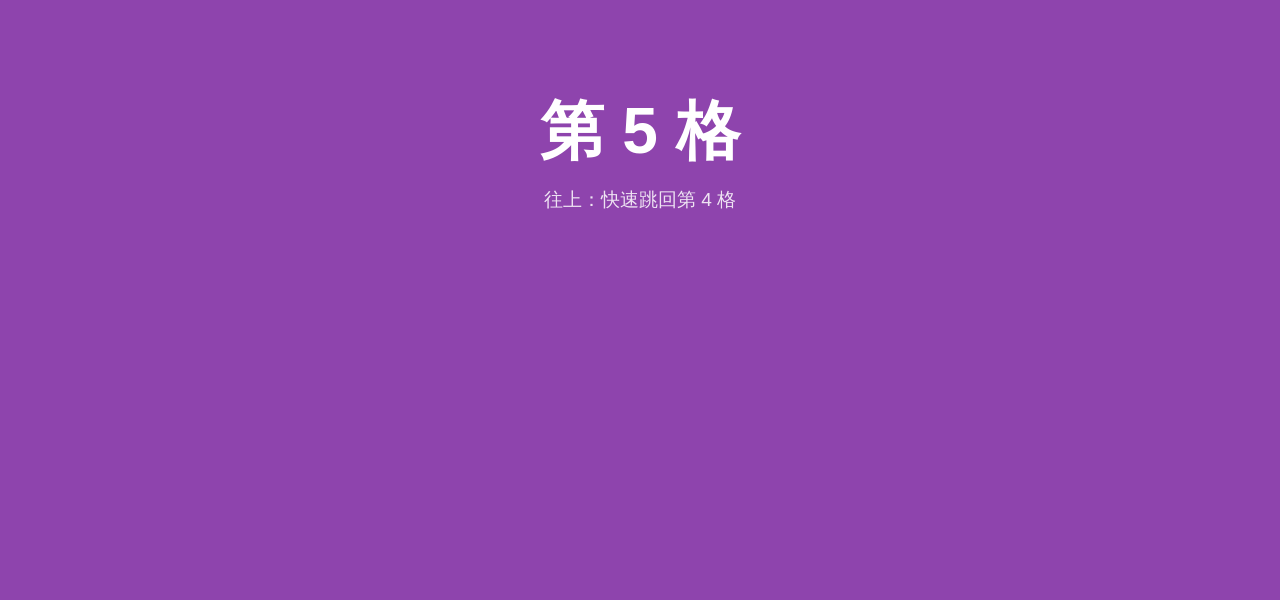
<file: as06/AS06-AI-multuple-steps.html>
<!DOCTYPE html>
<html lang="zh-Hant">
<head>
  <meta charset="UTF-8">
  <meta name="viewport" content="width=device-width, initial-scale=1.0">
  <title>全螢幕分頁捲動</title>

  <style>
    /* ===== 基本重置 ===== */
    * {
      margin: 0;
      padding: 0;
      box-sizing: border-box;
    }

    /* 關閉邊緣回彈與下拉重新整理，避免干擾 JS 控制的捲動 */
    html, body {
      overscroll-behavior: none;
    }

    body {
      font-family: "Noto Sans TC", "Microsoft JhengHei", sans-serif;
      color: #fff;
    }

    /* ===== 每一個區塊：高度 100vh，內容置中 ===== */
    .section {
      height: 100vh;              /* 高度剛好等於視窗高度 */
      display: flex;              /* 用 flex 讓文字上下左右置中 */
      flex-direction: column;
      justify-content: center;
      align-items: center;
      text-align: center;
      padding: 0 20px;
    }

    .section h1 {
      font-size: 4rem;
      margin-bottom: 12px;
    }

    .section p {
      font-size: 1.2rem;
      opacity: 0.85;
    }

    /* ===== 第 2 格：高度改為 200vh，內容由上而下排列 ===== */
    #s2 {
      height: 200vh;
      justify-content: flex-start;
    }

    /* 第 2 格裡的上、下兩半，各佔 100vh，文字各自置中 */
    .half {
      height: 100vh;
      width: 100%;
      display: flex;
      flex-direction: column;
      justify-content: center;
      align-items: center;
      text-align: center;
    }

    /* ===== 五個不同顏色的色塊 ===== */
    #s1 { background: #e74c3c; }  /* 紅 */
    #s2 { background: linear-gradient(#f39c12, #d35400); }  /* 橘（漸層，方便看出正在捲動） */
    #s3 { background: #27ae60; }  /* 綠 */
    #s4 { background: #2980b9; }  /* 藍 */
    #s5 { background: #8e44ad; }  /* 紫 */
  </style>
</head>
<body>

  <!-- 5 個 100vh 的 div -->
  <div class="section" id="s1">
    <h1>第 1 格</h1>
    <p>往下滾／滑：快速跳到第 2 格</p>
  </div>

  <div class="section" id="s2">
    <div class="half">
      <h1>第 2 格（上半）</h1>
      <p>高度 200vh，這一格內是正常的平滑捲動</p>
    </div>
    <div class="half">
      <h1>第 2 格（下半）</h1>
      <p>捲到底後再往下：快速跳到第 3 格；回到頂端再往上：快速跳回第 1 格</p>
    </div>
  </div>

  <div class="section" id="s3">
    <h1>第 3 格</h1>
    <p>往下：進入「正常捲動」區（第 3、4 格之間）</p>
  </div>

  <div class="section" id="s4">
    <h1>第 4 格</h1>
    <p>往上：回到第 3 格也是正常捲動；往下：快速跳到第 5 格</p>
  </div>

  <div class="section" id="s5">
    <h1>第 5 格</h1>
    <p>往上：快速跳回第 4 格</p>
  </div>

  <!-- 載入 jQuery -->
  <script src="https://code.jquery.com/jquery-3.7.1.min.js"></script>

  <script>
    $(function () {

      /* =====================================================
       * 設定參數
       * ===================================================== */
      var DURATION    = 600;  // 「快速跳轉」動畫時間（毫秒）
      var QUIET_GAP   = 120;  // 滾輪事件中斷超過這段時間，視為「新的一次手勢」（毫秒）
      var LOCK_MAX    = 500;  // 跳轉後鎖定超過這段時間，只要滾動力道夠大（≥ BIG_DELTA）就視為新手勢
      var BIG_DELTA   = 40;   // 上面所說的「力道夠大」門檻（像素）
      var FREE_EASE   = 0.3;  // 正常捲動區的平滑係數（0~1）：越大越跟手，越小越滑順
      var FREE_STEP   = 150;  // 正常捲動區內，單次滾輪事件最多移動的像素（避免用力一滑速度暴衝）
      var EDGE_HOLD   = 250;  // 碰到第 3、4 格邊界後，至少等這段時間才可能解鎖（毫秒）
      var TOUCH_MIN   = 10;   // 手機：手指移動超過這個像素就立即切換頁面（數值小 = 很靈敏）
      var EPS         = 2;    // 位置判斷的容許誤差（像素）

      /* =====================================================
       * 狀態變數
       * ===================================================== */
      var $page       = $('html, body');
      var animating   = false;  // 快速跳轉動畫進行中
      var animTimer   = null;   // 保險計時器：確保 animating 一定會被解除
      var locked      = false;  // 鎖定：跳轉或碰到邊界後，等「新的一次手勢」才解鎖（避免觸控板慣性連跳）
      var lockedSince = 0;      // 開始鎖定（或動畫結束）的時間
      var allowForce  = true;   // 鎖定期間，是否允許用「鎖定很久後力道夠大」判定為新手勢（只用在跳轉後）
      var lockDir     = 0;      // 鎖定當下的滾動方向（1 = 往下，-1 = 往上）
      var sawDecline  = false;  // 鎖定期間是否已看到力道變小（代表慣性滑動已開始減速）
      var lastWheel   = 0;      // 上一次收到滾輪事件的時間
      var lastAbs     = 0;      // 上一次滾輪事件的力道（絕對值）
      var freeTarget  = null;   // 正常捲動區內累積的目標位置（避免用過時的 scrollTop 計算而衝過頭）
      var freeTimer   = null;   // 閒置一段時間後，清掉 freeTarget
      var freeCurrent = null;   // 正常捲動區目前「實際顯示」的位置（會以緩動追向 freeTarget）
      var freeRaf     = null;   // requestAnimationFrame 的編號
      var edgeLock    = false;  // 目前的鎖定是否為「碰到邊界」造成的

      /* =====================================================
       * 工具函式
       * ===================================================== */

      /* 一個區塊的高度（= 100vh 的實際像素） */
      function H() {
        return $('#s1').outerHeight();
      }

      /* 「正常捲動區」清單，單位是「一個視窗高度（100vh）」的倍數，指的是 scrollTop 的範圍：
         - [1, 2]：第 2 格（200vh）頂端 ～ 第 2 格底端
                   （scrollTop = 2 倍時，視窗底端剛好就是第 2 格的底端）
         - [3, 4]：第 3 格頂端 ～ 第 4 格頂端
         版面位置：第 1 格 0~1、第 2 格 1~3、第 3 格 3~4、第 4 格 4~5、第 5 格 5~6 */
      var FREE_ZONES = [[1, 2], [3, 4]];
      var LAST_STOP  = 5;   // 最後一個停靠位置（第 5 格頂端 = 5 倍視窗高度）

      /* 找出「目前位置 + 滾動方向」所在的正常捲動區，回傳 [下邊界, 上邊界]（像素），不在任何正常捲動區則回傳 null
         - 往下：區頂端（含）～ 區底端（不含）
         - 往上：區底端（含）～ 區頂端（不含） */
      function findZone(st, down) {
        var h = H();
        for (var i = 0; i < FREE_ZONES.length; i++) {
          var a = FREE_ZONES[i][0] * h, b = FREE_ZONES[i][1] * h;
          var hit = down
            ? (st >= a - EPS && st <  b - EPS)
            : (st >  a + EPS && st <= b + EPS);
          if (hit) { return [a, b]; }
        }
        return null;
      }

      /* 限制數值範圍 */
      function clamp(v, min, max) {
        return Math.max(min, Math.min(max, v));
      }

      /* 正常捲動區的平滑動畫：每一個畫面影格，讓實際位置往目標位置靠近一部分。
         比起每次滾輪事件都重新啟動 jQuery 動畫，這樣不會斷斷續續，觸控板的細小滾動也很順 */
      function freeTick() {
        var diff = freeTarget - freeCurrent;
        if (Math.abs(diff) < 0.5) {            // 已經很接近：直接到位並結束
          freeCurrent = freeTarget;
          window.scrollTo(0, freeCurrent);
          freeRaf = null;
          return;
        }
        freeCurrent += diff * FREE_EASE;
        window.scrollTo(0, freeCurrent);
        freeRaf = requestAnimationFrame(freeTick);
      }

      /* 開始（或繼續）正常捲動區的平滑動畫 */
      function startFree() {
        if (freeCurrent === null) { freeCurrent = $(window).scrollTop(); }
        if (!freeRaf) { freeRaf = requestAnimationFrame(freeTick); }
      }

      /* 取消正常捲動區的平滑動畫與相關狀態 */
      function cancelFree() {
        if (freeRaf) { cancelAnimationFrame(freeRaf); freeRaf = null; }
        freeCurrent = null;
        freeTarget  = null;
      }

      /* 目前位置在指定方向上，是否屬於「正常捲動區」 */
      function inFreeZone(st, down) {
        return findZone(st, down) !== null;
      }

      /* 結束跳轉狀態（動畫完成、被中斷、或保險計時器到時都會呼叫） */
      function finishAnim() {
        animating   = false;
        lockedSince = Date.now();
        clearTimeout(animTimer);
      }

      /* 停止目前的動畫；一定同時解除 animating，避免卡死而完全無法捲動 */
      function stopAnim() {
        $page.stop(true);
        animating = false;
        clearTimeout(animTimer);
      }

      /* 快速跳轉到指定位置（動畫期間鎖定） */
      function goTo(targetTop, down) {
        stopAnim();
        animating  = true;
        locked     = true;       // 動畫結束後仍需等「新手勢」才解鎖
        allowForce = true;
        lockDir    = down ? 1 : -1;
        sawDecline = false;
        edgeLock   = false;
        cancelFree();
        $page.animate({ scrollTop: targetTop }, DURATION, finishAnim);
        // 保險：就算動畫的完成回呼沒被呼叫，也一定會解除 animating
        animTimer = setTimeout(finishAnim, DURATION + 150);
      }

      /* 根據目前位置與方向，跳到上一格／下一格 */
      function snapStep(st, down) {
        var h = H();
        var index  = Math.round(st / h);                       // 目前在第幾格（0~4）
        var target = clamp(index + (down ? 1 : -1), 0, LAST_STOP);   // 目標停靠位置
        if (target !== index) {
          goTo(target * h, down);
        }
      }

      /* =====================================================
       * 滑鼠滾輪／觸控板
       * ===================================================== */
      function onWheel(e) {
        if (e.ctrlKey) { return; }                 // Ctrl + 滾輪 = 縮放，不處理

        var dy = e.deltaY;
        if (e.deltaMode === 1) { dy *= 40; }       // 以「行」為單位時，換算成像素
        if (dy === 0) { return; }

        e.preventDefault();                        // 所有捲動都由程式控制

        var now     = Date.now();
        var gap     = now - lastWheel;             // 與上一個滾輪事件的間隔
        var abs     = Math.abs(dy);
        var prevAbs = lastAbs;
        lastWheel   = now;
        lastAbs     = abs;
        var down    = dy > 0;

        /* 鎖定期間記錄「力道是否已經開始變小」：
           觸控板慣性滑動的力道會逐漸減弱，看到減弱之後再變強，才可能是新的一次滑動 */
        if (locked && abs < prevAbs) { sawDecline = true; }

        /* 動畫進行中：直接忽略 */
        if (animating) { return; }

        /* 鎖定中：判斷這個事件是不是「新的一次手勢」。
           碰到第 3、4 格邊界或剛跳轉完時，觸控板的慣性滑動還會持續一陣子，
           這些慣性事件不能再觸發換頁。以下任一條件成立，才視為使用者又開始新的滑動：
             (a) 事件中斷了一小段時間（手指離開、慣性結束）
             (b) 已經看到力道減弱，之後力道又明顯變強（慣性中又滑了一次）
             (c) 方向相反（慣性不會反向）
             (d) 跳轉後鎖定一段時間，出現力道夠大的滾動（只用在跳轉後） */
        if (locked) {
          var dir        = down ? 1 : -1;
          // 碰到邊界的鎖定：先「冷卻」一小段時間，期間只有反方向才能解鎖，
          // 這樣用力一滑造成的慣性（包含中途的短暫停頓）不會直接換頁
          var cooling    = edgeLock && (now - lockedSince) < EDGE_HOLD;
          var newByGap   = !cooling && gap >= QUIET_GAP;
          var newByAccel = !cooling && sawDecline && abs > prevAbs * 1.3 && (abs - prevAbs) >= (edgeLock ? 12 : 6);
          var newByRev   = dir !== lockDir;
          var newByForce = allowForce && (now - lockedSince) >= LOCK_MAX && abs >= BIG_DELTA;
          if (!(newByGap || newByAccel || newByRev || newByForce)) { return; }
          locked = false;
        }

        // 正常捲動區內以 freeTarget 為準，否則讀實際的 scrollTop
        var st = (freeTarget !== null) ? freeTarget : $(window).scrollTop();

        /* ---------- A：正常捲動區（第 3、4 格之間） ---------- */
        var zone = findZone(st, down);      // 目前所在的正常捲動區（沒有則為 null）
        if (zone) {
          // 用「累積目標位置」計算，並夾在邊界內，所以不可能衝過頭
          // 單次移動量設上限，用力一滑也不會一下子衝到底
          var step = clamp(dy, -FREE_STEP, FREE_STEP);
          var t = clamp(st + step, zone[0], zone[1]);
          freeTarget = t;
          startFree();                         // 以 requestAnimationFrame 平滑地追向目標位置

          // 碰到邊界：鎖定，必須有新的手勢才會繼續（切到第 5 格或第 2 格）
          if (t === zone[0] || t === zone[1]) {
            locked      = true;
            edgeLock    = true;
            lockedSince = now;
            allowForce  = false;   // 邊界鎖定：慣性可能很大，不能用「力道夠大」來解鎖
            lockDir     = down ? 1 : -1;
            sawDecline  = false;
          }

          // 閒置一段時間後清除目標位置（此時平滑動畫早已到位）
          clearTimeout(freeTimer);
          freeTimer = setTimeout(cancelFree, 400);
          return;
        }

        /* ---------- B：其他情況，一次只切換一頁 ---------- */
        snapStep($(window).scrollTop(), down);
      }

      /* 必須用原生 addEventListener 並設定 passive:false，
         否則 preventDefault() 會被瀏覽器忽略 */
      window.addEventListener('wheel', onWheel, { passive: false });

      /* =====================================================
       * 手機觸控（行為與滑鼠滾動一致）
       * ===================================================== */
      var touchStartY  = 0;      // 手指按下時的 Y 座標
      var touchStartSt = 0;      // 手指按下時的 scrollTop
      var touching     = false;  // 是否正在追蹤一次觸控
      var touchHandled = false;  // 這次觸控是否已經切換過頁面（一次手勢只切一頁）

      document.addEventListener('touchstart', function (e) {
        touching     = true;
        touchHandled = false;
        touchStartY  = e.touches[0].clientY;
        cancelFree();                                    // 手指按下時停止觸控板的平滑動畫
        touchStartSt = $(window).scrollTop();
        if (!animating) { $page.stop(true); }
      }, { passive: false });

      document.addEventListener('touchmove', function (e) {
        e.preventDefault();                              // 取消瀏覽器預設捲動
        if (!touching || animating || touchHandled) { return; }

        var dy   = touchStartY - e.touches[0].clientY;   // 正值 = 手指往上滑 = 內容往下
        var down = dy > 0;

        var zone = findZone(touchStartSt, down);
        if (zone) {
          // 正常捲動區：頁面跟著手指移動，並夾在邊界內
          $(window).scrollTop(clamp(touchStartSt + dy, zone[0], zone[1]));
        } else if (Math.abs(dy) >= TOUCH_MIN) {
          // 其他區域：滑動夠長就立即切換一頁，同一次手勢不再切換
          touchHandled = true;
          snapStep(touchStartSt, down);
        }
      }, { passive: false });

      /* 手指離開：如果滑動很短、touchmove 還沒來得及觸發切換，在這裡補上（任何一次滑動都會切換） */
      document.addEventListener('touchend', function (e) {
        if (touching && !touchHandled && !animating && e.changedTouches.length) {
          var dy   = touchStartY - e.changedTouches[0].clientY;
          var down = dy > 0;
          if (Math.abs(dy) >= 5 && !inFreeZone(touchStartSt, down)) {
            touchHandled = true;
            snapStep(touchStartSt, down);
          }
        }
        touching = false;
      }, { passive: true });

      /* 觸控被系統中斷，結束追蹤 */
      document.addEventListener('touchcancel', function () { touching = false; }, { passive: true });

      /* =====================================================
       * 視窗大小改變：重新對齊到最近的整格位置
       * ===================================================== */
      $(window).on('resize', function () {
        if (animating) { return; }          // 動畫中不處理，避免中斷動畫
        var h = H();
        var index = Math.round($(window).scrollTop() / h);
        cancelFree();
        $page.stop(true).scrollTop(index * h);
      });

    });
  </script>
</body>
</html>
</file>
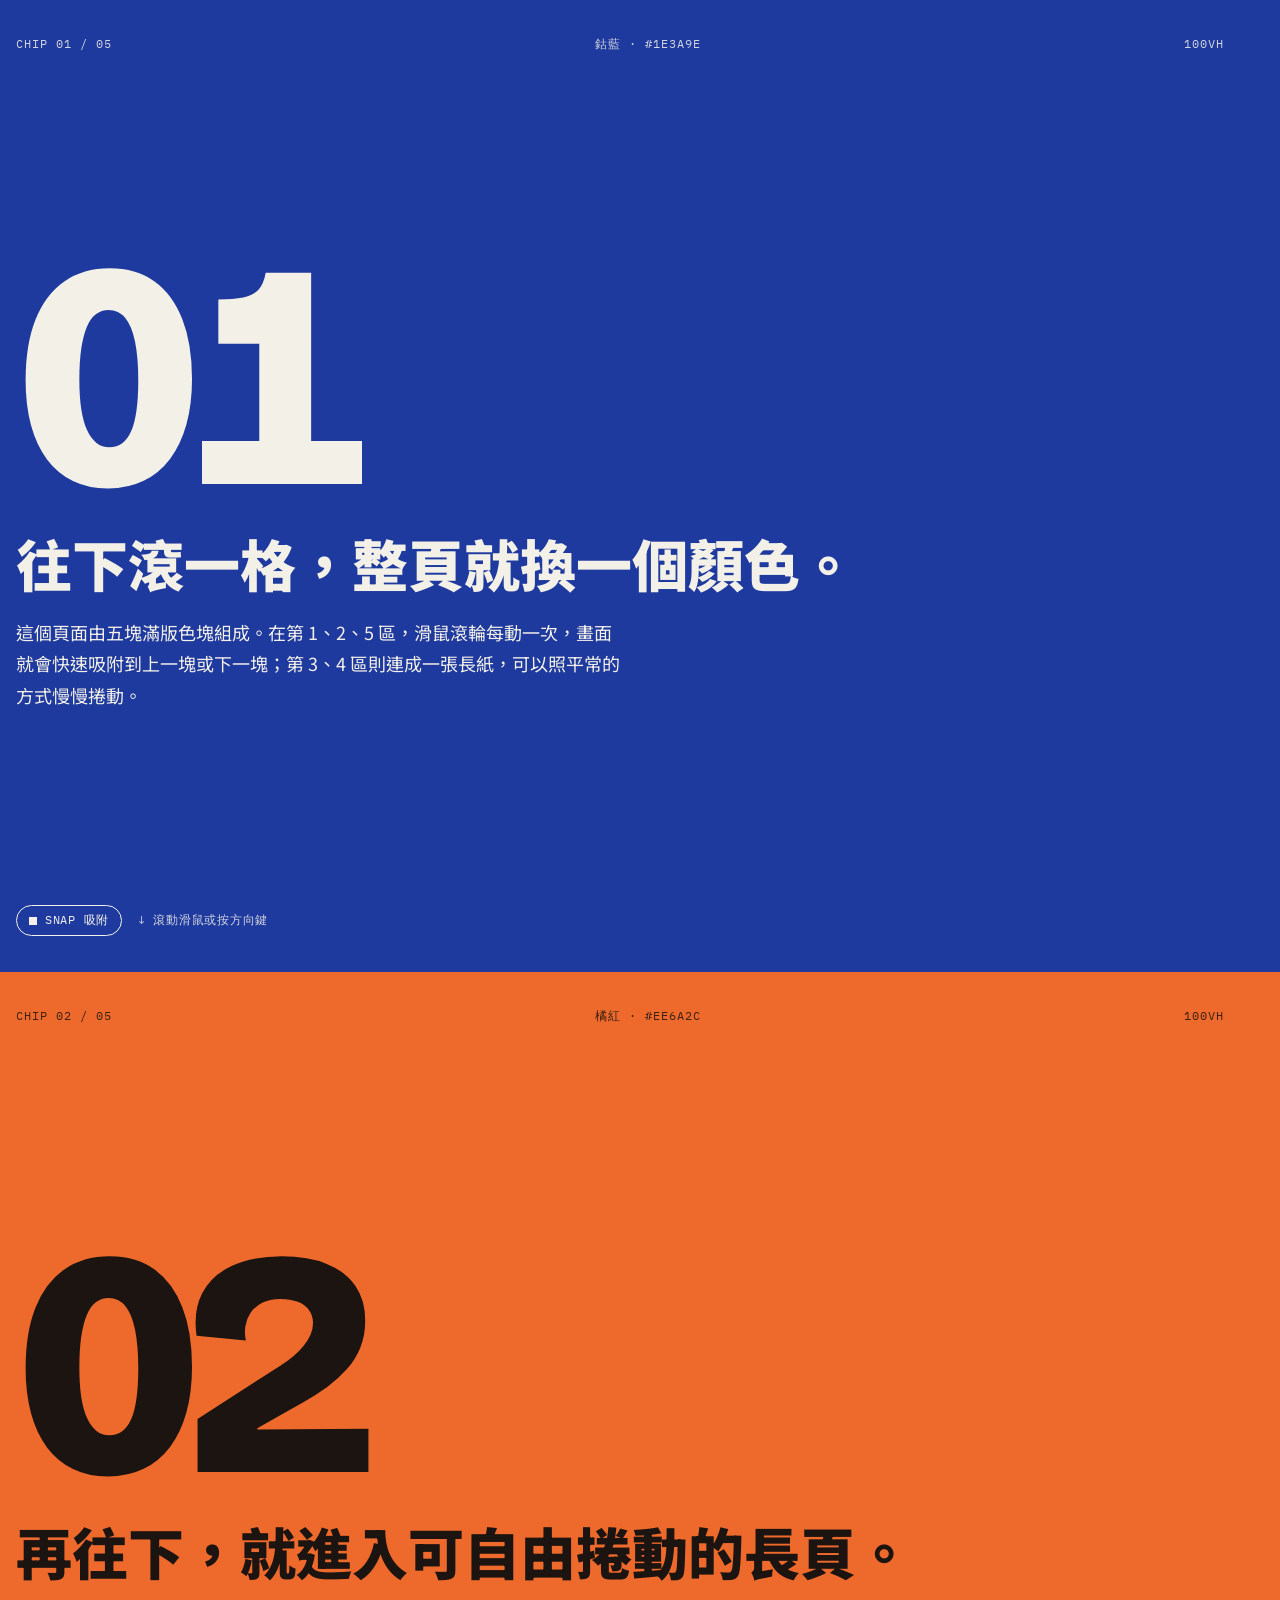
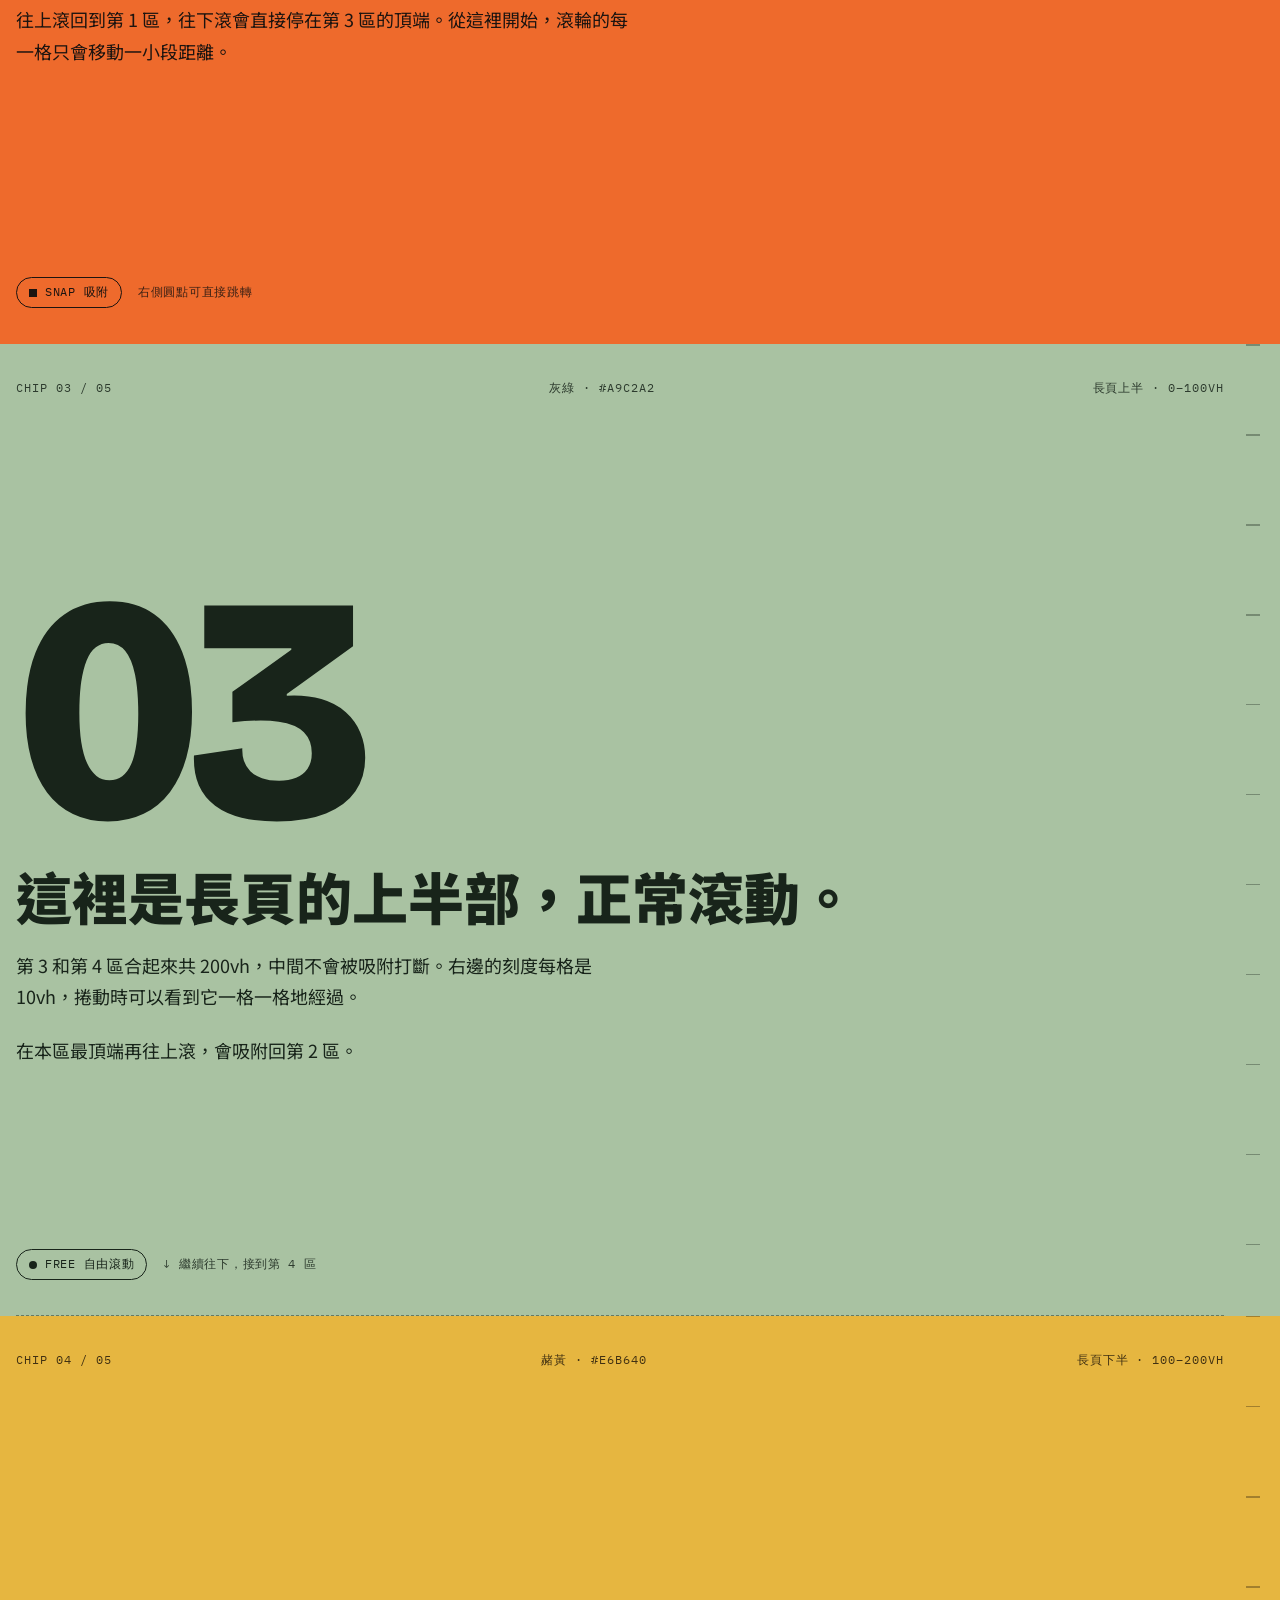
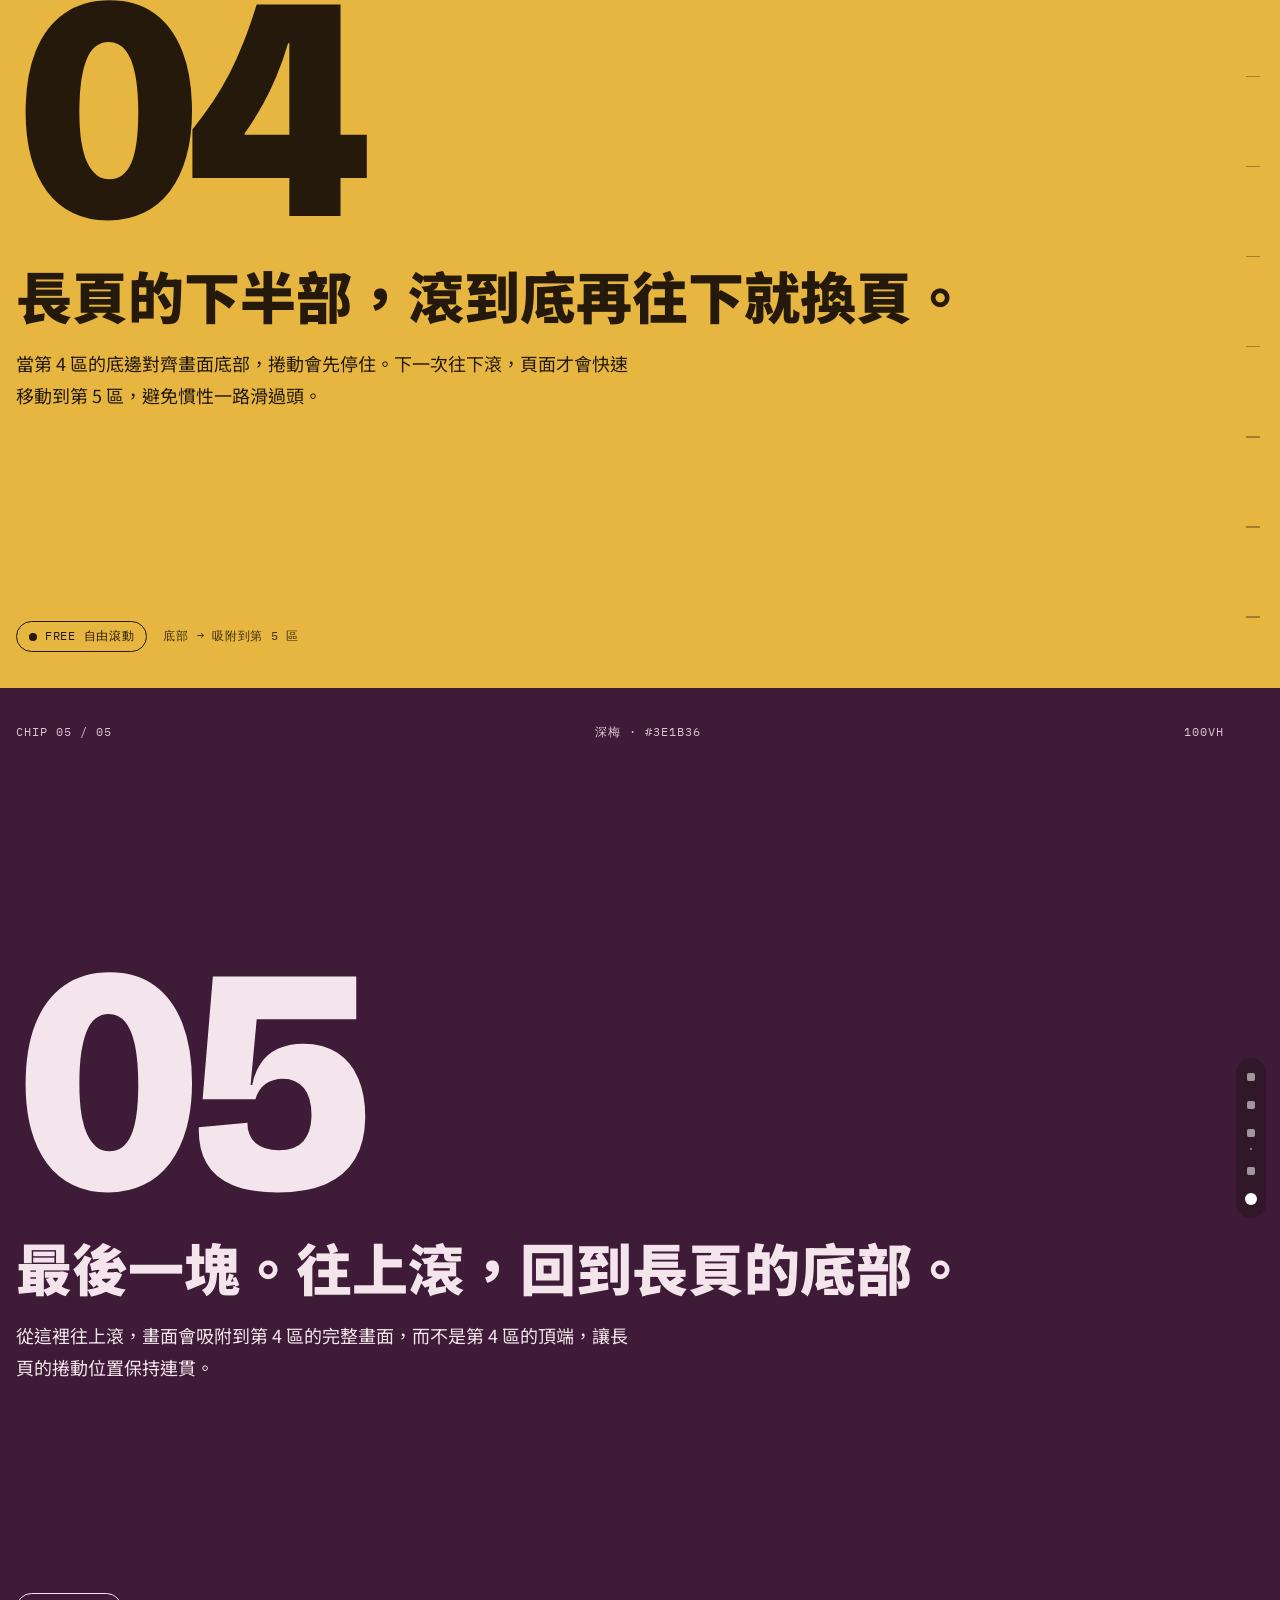
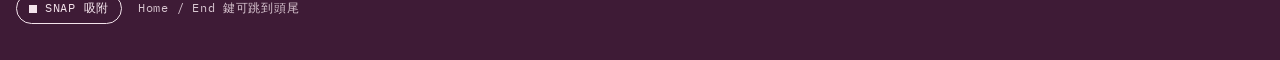
<file: as06/AS06-AI-one-step.html>
<!doctype html><html><head><meta charset=utf8><meta name=viewport content="width=device-width,initial-scale=1,viewport-fit=cover"><style>:root{color-scheme:light;box-sizing:border-box;padding-top:env(safe-area-inset-top,0px);padding-bottom:env(safe-area-inset-bottom,0px)}html{scroll-padding-top:env(safe-area-inset-top,0px)}body{margin:0;padding:0;font:14px -apple-system,BlinkMacSystemFont,sans-serif;background:#fff;color:#000}img{max-width:100%}[hidden]:not([hidden=until-found i]){display:none!important}</style></head><body>
<title>五色滾動頁</title>
<meta name="claude:viewport-fit-sides" content="cover">
<link rel="preconnect" href="https://fonts.googleapis.com">
<link rel="preconnect" href="https://fonts.gstatic.com" crossorigin>
<link rel="stylesheet" href="https://fonts.googleapis.com/css2?family=Bricolage+Grotesque:opsz,wght@12..96,500;12..96,800&family=IBM+Plex+Mono:wght@400;500&family=Noto+Sans+TC:wght@400;500;900&display=swap">
<style>
/* Layout: five full-viewport paint chips stacked; chips 3–4 share one free-scroll band, the rest snap. */
:root {
  color-scheme: light;
  --c1: #1E3A9E;  --c1-ink: #F3F0E8;
  --c2: #EE6A2C;  --c2-ink: #1C1410;
  --c3: #A9C2A2;  --c3-ink: #18241A;
  --c4: #E6B640;  --c4-ink: #24190A;
  --c5: #3E1B36;  --c5-ink: #F4E4EC;
  --font-display: "Bricolage Grotesque", "Noto Sans TC", system-ui, sans-serif;
  --font-body: "Noto Sans TC", "PingFang TC", "Microsoft JhengHei", system-ui, sans-serif;
  --font-mono: "IBM Plex Mono", ui-monospace, "SFMono-Regular", Menlo, monospace;
}
html { scroll-behavior: auto; overscroll-behavior-y: none; }
body { background: var(--c1); color: var(--c1-ink); font-family: var(--font-body); }

.chip {
  position: relative;
  height: 100vh;
  height: 100svh;
  display: grid;
  grid-template-rows: auto 1fr auto;
  padding-block: clamp(20px, 4vh, 40px);
  padding-left: max(16px, env(safe-area-inset-left, 0px));
  padding-right: max(56px, calc(env(safe-area-inset-right, 0px) + 48px));
  overflow: hidden;
}
.chip-inner { padding-left: clamp(0px, 4vw, 48px); display: contents; }
.c1 { background: var(--c1); color: var(--c1-ink); }
.c2 { background: var(--c2); color: var(--c2-ink); }
.c3 { background: var(--c3); color: var(--c3-ink); }
.c4 { background: var(--c4); color: var(--c4-ink); }
.c5 { background: var(--c5); color: var(--c5-ink); }

.meta {
  display: flex; flex-wrap: wrap; gap: 8px 24px; justify-content: space-between;
  font-family: var(--font-mono); font-size: 12px; letter-spacing: .08em; text-transform: uppercase;
  opacity: .85;
}
.meta span { white-space: nowrap; }

.body {
  align-self: center;
  display: grid; gap: clamp(12px, 2.4vh, 24px);
  max-width: 62rem; min-width: 0;
}
.num {
  font-family: var(--font-display); font-weight: 800;
  font-size: clamp(96px, 26vw, 320px); line-height: .82; letter-spacing: -.04em;
  font-variant-numeric: tabular-nums;
}
h2 {
  margin: 0; font-family: var(--font-body); font-weight: 900;
  font-size: clamp(28px, 5vw, 56px); line-height: 1.15; text-wrap: balance;
}
p { margin: 0; max-width: 34em; font-size: clamp(15px, 1.6vw, 18px); line-height: 1.75; }

.foot {
  display: flex; flex-wrap: wrap; align-items: center; gap: 10px 16px;
  font-family: var(--font-mono); font-size: 12px; letter-spacing: .06em;
}
.tag {
  display: inline-flex; align-items: center; gap: 8px;
  padding: 6px 12px; border: 1.5px solid currentColor; border-radius: 999px;
  text-transform: uppercase;
}
.tag::before { content: ""; width: 8px; height: 8px; background: currentColor; }
.tag.free::before { border-radius: 50%; }

/* the free band: chip 3 + 4 read as one tall sheet */
.band-rule {
  position: absolute; left: max(16px, env(safe-area-inset-left, 0px)); right: max(56px, calc(env(safe-area-inset-right, 0px) + 48px));
  bottom: 0; border-top: 1.5px dashed currentColor; opacity: .45;
}
.ruler {
  position: absolute; top: 0; bottom: 0; right: max(20px, calc(env(safe-area-inset-right, 0px) + 12px));
  width: 14px; pointer-events: none;
  background: repeating-linear-gradient(to bottom, currentColor 0 1.5px, transparent 1.5px 10vh);
  opacity: .35;
}

/* dot nav */
.nav {
  position: fixed; z-index: 20;
  right: max(14px, calc(env(safe-area-inset-right, 0px) + 10px));
  top: 50%; transform: translateY(-50%);
  display: grid; gap: 10px;
  padding: 10px 6px; border-radius: 999px;
  background: rgba(20, 16, 14, .28);
  backdrop-filter: blur(6px); -webkit-backdrop-filter: blur(6px);
}
.nav button {
  width: 18px; height: 18px; padding: 0; border: 0; background: transparent; cursor: pointer;
  display: grid; place-items: center;
}
.nav button span {
  width: 8px; height: 8px; border-radius: 2px; background: #FFFFFF; opacity: .55;
  transition: transform .25s, opacity .25s, border-radius .25s;
}
.nav button[aria-current="true"] span { opacity: 1; transform: scale(1.5); border-radius: 50%; }
.nav button:focus-visible { outline: 2px solid #FFFFFF; outline-offset: 2px; border-radius: 4px; }
.nav .gap { height: 2px; width: 2px; justify-self: center; background: #FFFFFF; opacity: .4; margin-block: -4px; }

.hint {
  font-family: var(--font-mono); font-size: 12px; letter-spacing: .06em; opacity: .85;
}

@media (max-width: 480px) {
  .meta { font-size: 11px; }
}
@media (prefers-reduced-motion: reduce) {
  .nav button span { transition: none; }
}
</style>

<nav class="nav" aria-label="區塊導覽">
  <button type="button" data-go="0" aria-label="第 1 區"><span></span></button>
  <button type="button" data-go="1" aria-label="第 2 區"><span></span></button>
  <button type="button" data-go="2" aria-label="第 3 區"><span></span></button>
  <div class="gap" aria-hidden="true"></div>
  <button type="button" data-go="3" aria-label="第 4 區"><span></span></button>
  <button type="button" data-go="4" aria-label="第 5 區"><span></span></button>
</nav>

<main>
  <section class="chip c1" id="s1">
    <div class="meta"><span>Chip 01 / 05</span><span>鈷藍 · #1E3A9E</span><span>100vh</span></div>
    <div class="body">
      <div class="num">01</div>
      <h2>往下滾一格，整頁就換一個顏色。</h2>
      <p>這個頁面由五塊滿版色塊組成。在第 1、2、5 區，滑鼠滾輪每動一次，畫面就會快速吸附到上一塊或下一塊；第 3、4 區則連成一張長紙，可以照平常的方式慢慢捲動。</p>
    </div>
    <div class="foot"><span class="tag">Snap 吸附</span><span class="hint">↓ 滾動滑鼠或按方向鍵</span></div>
  </section>

  <section class="chip c2" id="s2">
    <div class="meta"><span>Chip 02 / 05</span><span>橘紅 · #EE6A2C</span><span>100vh</span></div>
    <div class="body">
      <div class="num">02</div>
      <h2>再往下，就進入可自由捲動的長頁。</h2>
      <p>往上滾回到第 1 區，往下滾會直接停在第 3 區的頂端。從這裡開始，滾輪的每一格只會移動一小段距離。</p>
    </div>
    <div class="foot"><span class="tag">Snap 吸附</span><span class="hint">右側圓點可直接跳轉</span></div>
  </section>

  <section class="chip c3" id="s3">
    <div class="ruler" aria-hidden="true"></div>
    <div class="meta"><span>Chip 03 / 05</span><span>灰綠 · #A9C2A2</span><span>長頁上半 · 0–100vh</span></div>
    <div class="body">
      <div class="num">03</div>
      <h2>這裡是長頁的上半部，正常滾動。</h2>
      <p>第 3 和第 4 區合起來共 200vh，中間不會被吸附打斷。右邊的刻度每格是 10vh，捲動時可以看到它一格一格地經過。</p>
      <p>在本區最頂端再往上滾，會吸附回第 2 區。</p>
    </div>
    <div class="foot"><span class="tag free">Free 自由滾動</span><span class="hint">↓ 繼續往下，接到第 4 區</span></div>
    <div class="band-rule" aria-hidden="true"></div>
  </section>

  <section class="chip c4" id="s4">
    <div class="ruler" aria-hidden="true"></div>
    <div class="meta"><span>Chip 04 / 05</span><span>赭黃 · #E6B640</span><span>長頁下半 · 100–200vh</span></div>
    <div class="body">
      <div class="num">04</div>
      <h2>長頁的下半部，滾到底再往下就換頁。</h2>
      <p>當第 4 區的底邊對齊畫面底部，捲動會先停住。下一次往下滾，頁面才會快速移動到第 5 區，避免慣性一路滑過頭。</p>
    </div>
    <div class="foot"><span class="tag free">Free 自由滾動</span><span class="hint">底部 → 吸附到第 5 區</span></div>
  </section>

  <section class="chip c5" id="s5">
    <div class="meta"><span>Chip 05 / 05</span><span>深梅 · #3E1B36</span><span>100vh</span></div>
    <div class="body">
      <div class="num">05</div>
      <h2>最後一塊。往上滾，回到長頁的底部。</h2>
      <p>從這裡往上滾，畫面會吸附到第 4 區的完整畫面，而不是第 4 區的頂端，讓長頁的捲動位置保持連貫。</p>
    </div>
    <div class="foot"><span class="tag">Snap 吸附</span><span class="hint">Home / End 鍵可跳到頭尾</span></div>
  </section>
</main>

<script>
(() => {
  const se = document.scrollingElement || document.documentElement;
  const secs = [...document.querySelectorAll('.chip')];
  const dots = [...document.querySelectorAll('.nav button')];
  const reduce = matchMedia('(prefers-reduced-motion: reduce)').matches;
  const DURATION = reduce ? 0 : 620;
  const EPS = 2;

  let tops = [], zoneStart = 0, zoneEnd = 0, points = [];
  function measure() {
    tops = secs.map(s => s.offsetTop);
    zoneStart = tops[2];                       // top of section 3
    zoneEnd = tops[4] - innerHeight;           // section 4 bottom aligned with viewport bottom
    points = [tops[0], tops[1], tops[2], zoneEnd, tops[4]];
  }
  measure();

  const y = () => se.scrollTop;
  const inZone = v => v >= zoneStart - EPS && v <= zoneEnd + EPS;

  let animating = false, lockUntil = 0, rafId = 0;
  const ease = t => t < .5 ? 4*t*t*t : 1 - Math.pow(-2*t + 2, 3) / 2;

  function animateTo(target) {
    cancelAnimationFrame(rafId);
    const from = y(), dist = target - from;
    if (Math.abs(dist) < 1 || DURATION === 0) { se.scrollTop = target; finish(); return; }
    animating = true;
    const t0 = performance.now();
    const step = now => {
      const p = Math.min(1, (now - t0) / DURATION);
      se.scrollTop = from + dist * ease(p);
      if (p < 1) rafId = requestAnimationFrame(step); else finish();
    };
    rafId = requestAnimationFrame(step);
  }
  function finish() { animating = false; lockUntil = performance.now() + 220; updateDots(); }

  const nextPoint = v => points.find(p => p > v + EPS);
  const prevPoint = v => [...points].reverse().find(p => p < v - EPS);

  function go(dir) {
    const t = dir > 0 ? nextPoint(y()) : prevPoint(y());
    if (t !== undefined) animateTo(t);
  }

  // true when native scrolling should handle this input
  function nativeAllowed(dir, amount) {
    const v = y();
    if (!inZone(v)) return false;
    if (dir > 0) return v < zoneEnd - EPS && v + amount <= zoneEnd + EPS;
    return v > zoneStart + EPS && v - amount >= zoneStart - EPS;
  }

  // ---- wheel ----
  addEventListener('wheel', e => {
    if (e.ctrlKey) return;                       // pinch-zoom
    const now = performance.now();
    const d = e.deltaMode === 1 ? e.deltaY * 16 : e.deltaMode === 2 ? e.deltaY * innerHeight : e.deltaY;
    if (!d) return;
    if (animating || now < lockUntil) {          // swallow momentum
      e.preventDefault();
      lockUntil = Math.max(lockUntil, now + 160);
      return;
    }
    const dir = Math.sign(d);
    if (nativeAllowed(dir, Math.abs(d))) return;
    e.preventDefault();
    const v = y();
    // inside the band but this tick would cross its edge: stop at the edge first
    if (inZone(v)) {
      if (dir > 0 && v < zoneEnd - EPS) { se.scrollTop = zoneEnd; lockUntil = now + 260; updateDots(); return; }
      if (dir < 0 && v > zoneStart + EPS) { se.scrollTop = zoneStart; lockUntil = now + 260; updateDots(); return; }
    }
    go(dir);
  }, { passive: false });

  // ---- keyboard ----
  addEventListener('keydown', e => {
    if (e.target.closest('input, textarea, select, [contenteditable]')) return;
    const map = { ArrowDown: 1, PageDown: 1, ' ': e.shiftKey ? -1 : 1, ArrowUp: -1, PageUp: -1 };
    if (e.key === 'Home' || e.key === 'End') {
      e.preventDefault(); animateTo(e.key === 'Home' ? points[0] : points[4]); return;
    }
    const dir = map[e.key];
    if (!dir) return;
    if (animating) { e.preventDefault(); return; }
    const amount = e.key.startsWith('Arrow') ? 40 : innerHeight * .85;
    if (nativeAllowed(dir, amount)) return;
    e.preventDefault();
    const v = y();
    if (inZone(v) && dir > 0 && v < zoneEnd - EPS) { animateTo(zoneEnd); return; }
    if (inZone(v) && dir < 0 && v > zoneStart + EPS) { animateTo(zoneStart); return; }
    go(dir);
  });

  // ---- touch ----
  let ty = null, tBlocked = false;
  addEventListener('touchstart', e => { ty = e.touches[0].clientY; tBlocked = false; }, { passive: true });
  addEventListener('touchmove', e => {
    if (ty === null) return;
    const dy = ty - e.touches[0].clientY;        // >0 = moving down the page
    if (animating) { e.preventDefault(); return; }
    if (!tBlocked && Math.abs(dy) > 4) tBlocked = !nativeAllowed(Math.sign(dy), 1);
    if (tBlocked) e.preventDefault();
  }, { passive: false });
  addEventListener('touchend', e => {
    if (ty === null) return;
    const dy = ty - e.changedTouches[0].clientY;
    ty = null;
    if (tBlocked && !animating && Math.abs(dy) > 40) go(Math.sign(dy));
  });

  // ---- tidy up after scrollbar drags / touch momentum ----
  let settleT = 0;
  addEventListener('scroll', () => {
    updateDots();
    if (animating) return;
    clearTimeout(settleT);
    settleT = setTimeout(() => {
      const v = y();
      if (animating || inZone(v)) return;
      const nearest = points.reduce((a, b) => Math.abs(b - v) < Math.abs(a - v) ? b : a);
      if (Math.abs(nearest - v) > EPS) animateTo(nearest);
    }, 140);
  }, { passive: true });

  // ---- dots ----
  function currentIndex() {
    const mid = y() + innerHeight / 2;
    let i = 0; tops.forEach((t, k) => { if (mid >= t) i = k; });
    return i;
  }
  function updateDots() {
    const i = currentIndex();
    dots.forEach((b, k) => b.setAttribute('aria-current', k === i ? 'true' : 'false'));
  }
  dots.forEach(b => b.addEventListener('click', () => {
    const i = +b.dataset.go;
    animateTo(i === 3 ? tops[3] : points[i]);
  }));

  addEventListener('resize', () => {
    const i = currentIndex(), wasZone = inZone(y());
    measure();
    if (!wasZone) se.scrollTop = points[i] ?? tops[i];
    updateDots();
  });

  updateDots();
})();
</script>

</body></html>
</file>
<file: as02/style.css>
p {
    font-family: Arial, sans-serif;
    color: burlywood;
    font-size: 16px;
    line-height: 1.5;
}

h1 {
    font-family: 'Ariel', sans-serif;
    color: royalblue;
    font-size: 24px;
    line-height: 1.2;
}

#banner {
    background-color: lightblue;
    text-align: center;
    height: 300px;
    width: 1000px;
    clear: both;
}

#nav {
    background-color: lightgray;
    width: 150px;
    float: left;
}

#content {
    background-color: lightgreen;
    width: 700px;
    float: left;
}

#supporting {
    background-color: lightpink;
    width: 150px;
    float: left;
}

#footer {
    background-color: darkgray;
    text-align: center;
    width: 1000px;
    clear: both;
}
</file>
<file: as04/style.css>
body {
    margin: 0;
    padding: 0;
}

#wrapper {
    width: 1000px;
    margin: 0 auto;
}

#banner {
    background-color: lightblue;
    opacity: 0.7;
    width: 1000px;
    height: 100px;
    position: fixed;
    text-align: center;
}

#banner-placeholder {
    height: 100px;
}

#nav {
    width: 250px;
    height: 200px;
    float: left;
    position: fixed;
}

ul {
    padding-left: 0;
}

li {
    display: block;
    text-align: center;
    margin-bottom: 5px;
    padding-top: 2px;
    padding-bottom: 2px;
    background-color: lightgray;
}

li:hover {
    background-color: pink;
}

ul a{
    text-decoration: none;
}

#nav-placeholder {
    width: 250px;
    float: left;
}

#content {
    width: 750px;
    float: left;
}

section {
    scroll-margin-top: 100px;
}

img {
    width: 750px;
    height: 750px;
}

#footer {
    background-color: darkgray;
    width: 1000px;
    float: left;
    text-align: center;
}
</file>
<file: practicew4/style.css>
/* 移除預設間距，尺寸包含 padding 與 border。 */
* {
  box-sizing: border-box;
  margin: 0;
  padding: 0;
}

body {
  min-width: 800px;
  font-family: Arial, "Microsoft JhengHei", sans-serif;
}

.page {
  width: 800px;
  margin: 0 auto;
  /* 固定 banner 不佔文件空間，因此預留 100px。 */
  padding-top: 100px;
}

.banner {
  position: fixed;
  top: 0;
  left: max(0px, calc((100% - 800px) / 2));
  z-index: 10;
  width: 800px;
  height: 100px;
  background-color: rgba(210, 180, 140, 0.7);
  text-align: left;
}

.nav {
  position: fixed;
  top: 100px;
  left: max(0px, calc((100% - 800px) / 2));
  z-index: 5;
  display: flex;
  flex-direction: column;
  gap: 5px;
  width: 100px;
  background-color: lightgray;
}

.nav a {
  display: block;
  width: 100%;
  line-height: 40px;
  color: black;
  text-align: center;
  text-decoration: none;
}

.nav a:hover,
.nav a:focus-visible {
  background-color: pink;
}

.layout {
  display: grid;
  grid-template-columns: 600px 100px;
  /* 預留固定 nav 的 100px，避免與 content 重疊。 */
  margin-left: 100px;
  align-items: start;
}

.content {
  width: 600px;
}

.scene {
  width: 600px;
  height: 100vh;
  /* 錨點定位時，讓 Scene 標題停在 banner 下方。 */
  scroll-margin-top: 100px;
}

.supporting {
  width: 100px;
  height: 150px;
  background-color: pink;
  text-align: left;
}

.footer {
  width: 800px;
  height: 50px;
  background-color: gray;
  text-align: left;
}
</file>
